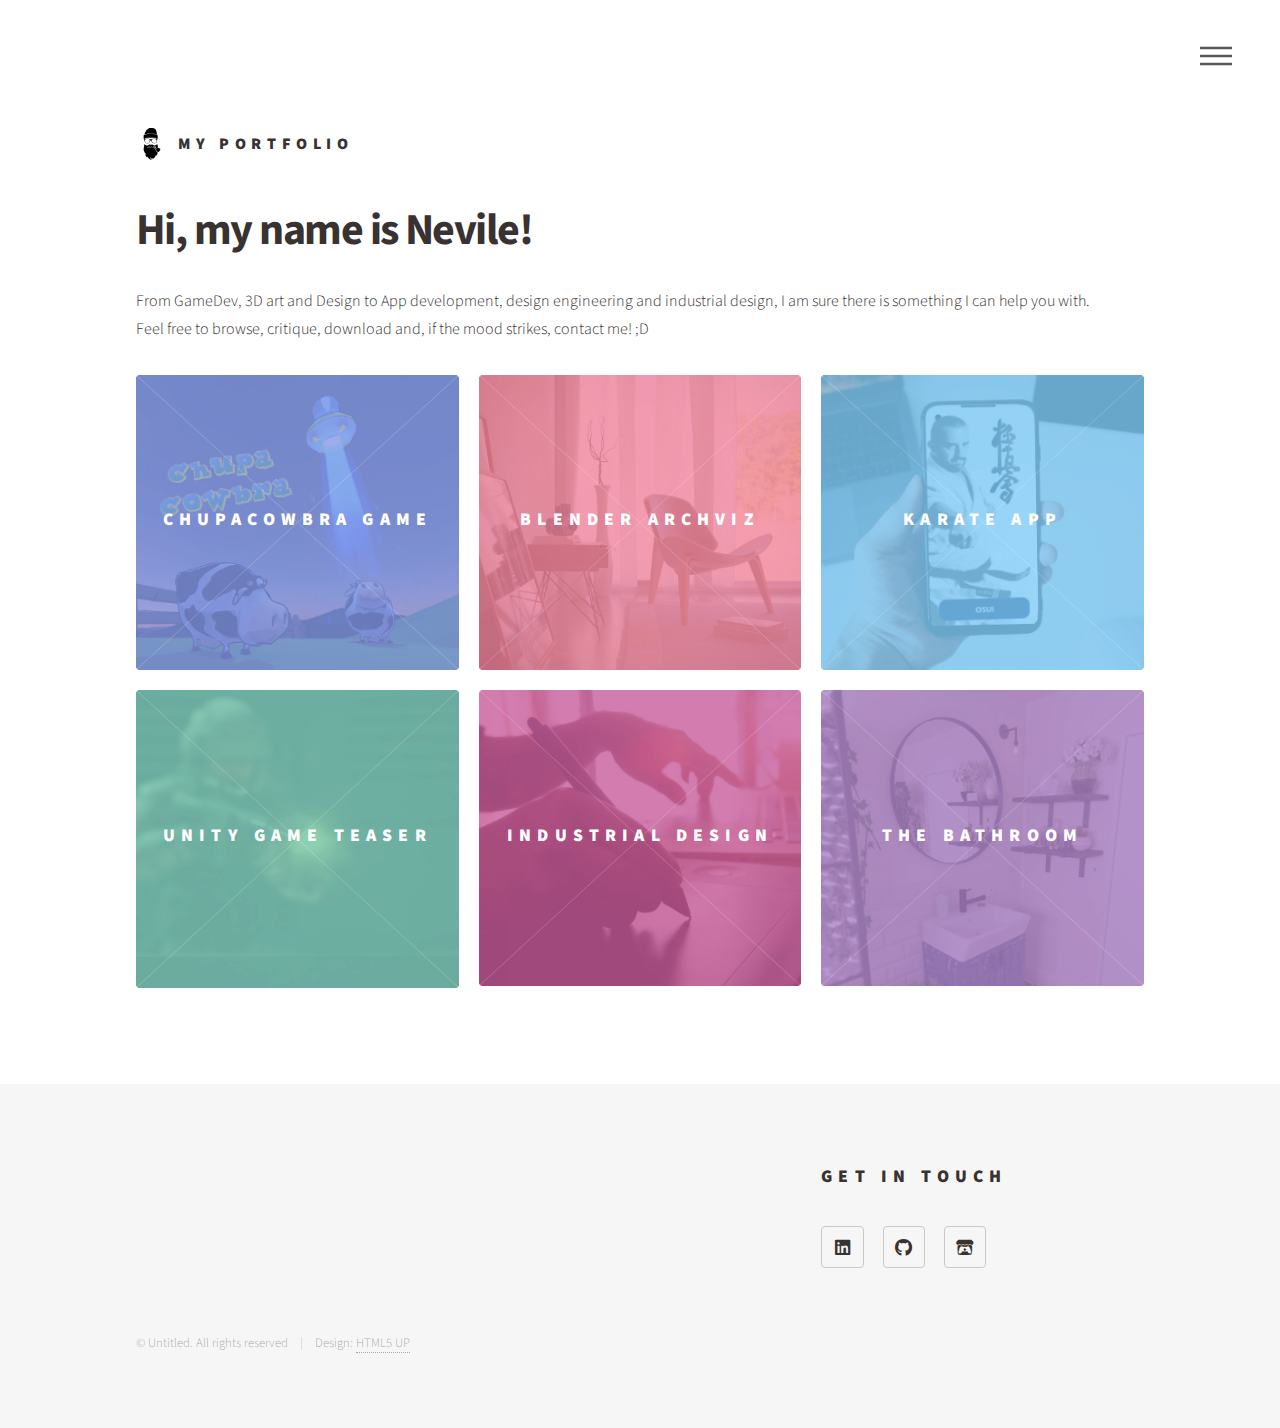
<file: index.html>
<!DOCTYPE HTML>
<!--
	Phantom by HTML5 UP
	html5up.net | @ajlkn
	Free for personal and commercial use under the CCA 3.0 license (html5up.net/license)
-->
<html>
	<head>
		<title>Portfolio Nevile Ruas</title>
		<meta charset="utf-8" />
		<meta name="viewport" content="width=device-width, initial-scale=1, user-scalable=no" />
		<link rel="stylesheet" href="assets/css/main.css" />
		<noscript><link rel="stylesheet" href="assets/css/noscript.css" /></noscript>
	</head>
	<body class="is-preload">
		<!-- Wrapper -->
			<div id="wrapper">

				<!-- Header -->
					<header id="header">
						<div class="inner">

							<!-- Logo -->
								<a href="index.html" class="logo">
									<span class="symbol"><img src="images/icon_dude.svg" alt="" /></span><span class="title">My Portfolio</span>
								</a>

							<!-- Nav -->
								<nav>
									<ul>
										<li><a href="#menu">Menu</a></li>
									</ul>
								</nav>

						</div>
					</header>

				<!-- Menu -->
					<nav id="menu">
						<h2>Menu</h2>
						<ul>
							<li><a href="index.html">Home</a></li>
							<li><a href="aboutme.html">A bit more about me</a></li>
							<li><a href="aboutwork.html">Career and expectations</a></li>
							<li><a href="contactme.html">Contact me</a></li>
							<!-- <li><a href="elements.html">Elements</a></li> -->
						</ul>
					</nav>

				<!-- Main -->
					<div id="main">
						<div class="inner">
							<header>
								<h1>Hi, my name is Nevile!</h1>
								<p>From GameDev, 3D art and Design to App development, design engineering and industrial design, I am sure there is something I can help you with.</br>Feel free to browse, critique, download and, if the mood strikes, contact me! ;D</p>
							</header>
							<section class="tiles">
								<article class="style6">
									<span class="image">
										<img src="images/pic37.jpg" alt="" />
									</span>
									<a href="chupacowbra_game.html">
										<h2>ChupaCOWbra Game</h2>
										<div class="content">
											<p>This is my first ever game! You can see and play it right here!</p>
										</div>
									</a>
								</article>
								<article class="style1">
									<span class="image">
										<img src="images/pic01.jpg" alt="" />
									</span>
									<a href="archviz_01.html">
										<h2>Blender Archviz</h2>
										<div class="content">
											<p>Archviz projects done with Blender, blenderkit and Affinity Photo.</p>
										</div>
									</a>
								</article>
								<article class="style2">
									<span class="image">
										<img src="images/pic02.jpg" alt="" />
									</span>
									<a href="02_karate_app.html">
										<h2>Karate App</h2>
										<div class="content">
											<p>Android app being developed for Kyokushin Karate pratictioners and enthusiasts.</p>
										</div>
									</a>
								</article>
								<article class="style3">
									<span class="image">
										<img src="images/pic03.jpg" alt="" />
									</span>
									<a href="03_WLS_Teaser.html">
										<h2>Unity game teaser</h2>
										<div class="content">
											<p>A Small teaser made with Unity.</p>
										</div>
									</a>
								</article>
								<article class="style4">
									<span class="image">
										<img src="images/pic36.jpg" alt="" />
									</span>
									<a href="04_Industrial_design.html">
										<h2>Industrial Design</h2>
										<div class="content">
											<p>Some of my work as Industrial Designer.</p>
										</div>
									</a>
								</article>
								<article class="style5">
									<span class="image">
										<img src="images/pic05.jpg" alt="" />
									</span>
									<a href="#">
										<h2>The Bathroom</h2>
										<div class="content">
											<p>Interactive archviz, modelled with Blender and ported to Unity.</p>
										</div>
									</a>
								</article>
								<!--<article class="style6">
									<span class="image">
										<img src="images/pic06.jpg" alt="" />
									</span>
									<a href="#">
										<h2>Shoot the fruit</h2>
										<div class="content">
											<p>Fruit ninja, but with lots of guns!</p>
										</div>
									</a>
								</article>-->
							</section>
						</div>
					</div>

				<!-- Footer -->
					<footer id="footer">
						<div class="inner">
							<section>

							</section>
							<section>
								<h2>Get in touch</h2>
								<ul class="icons">
									<li><a href="https://www.linkedin.com/in/nevileruas/" class="icon brands style2 fa-linkedin"><span class="label">LinkedIn</span></a></li>
									<li><a href="https://github.com/Nev32" class="icon brands style2 fa-github"><span class="label">GitHub</span></a></li>
									<li><a href="https://nev32.itch.io/" class="icon brands style2 fa-itch-io"><span class="label">Itch-io</span></a></li>
								</ul>
							</section>
							<ul class="copyright">
								<li>&copy; Untitled. All rights reserved</li><li>Design: <a href="http://html5up.net">HTML5 UP</a></li>
							</ul>
						</div>
					</footer>

			</div>

		<!-- Scripts -->
			<script src="assets/js/jquery.min.js"></script>
			<script src="assets/js/browser.min.js"></script>
			<script src="assets/js/breakpoints.min.js"></script>
			<script src="assets/js/util.js"></script>
			<script src="assets/js/main.js"></script>
			<script src="assets/js/slideshow.js"></script>

	</body>
</html>
</file>
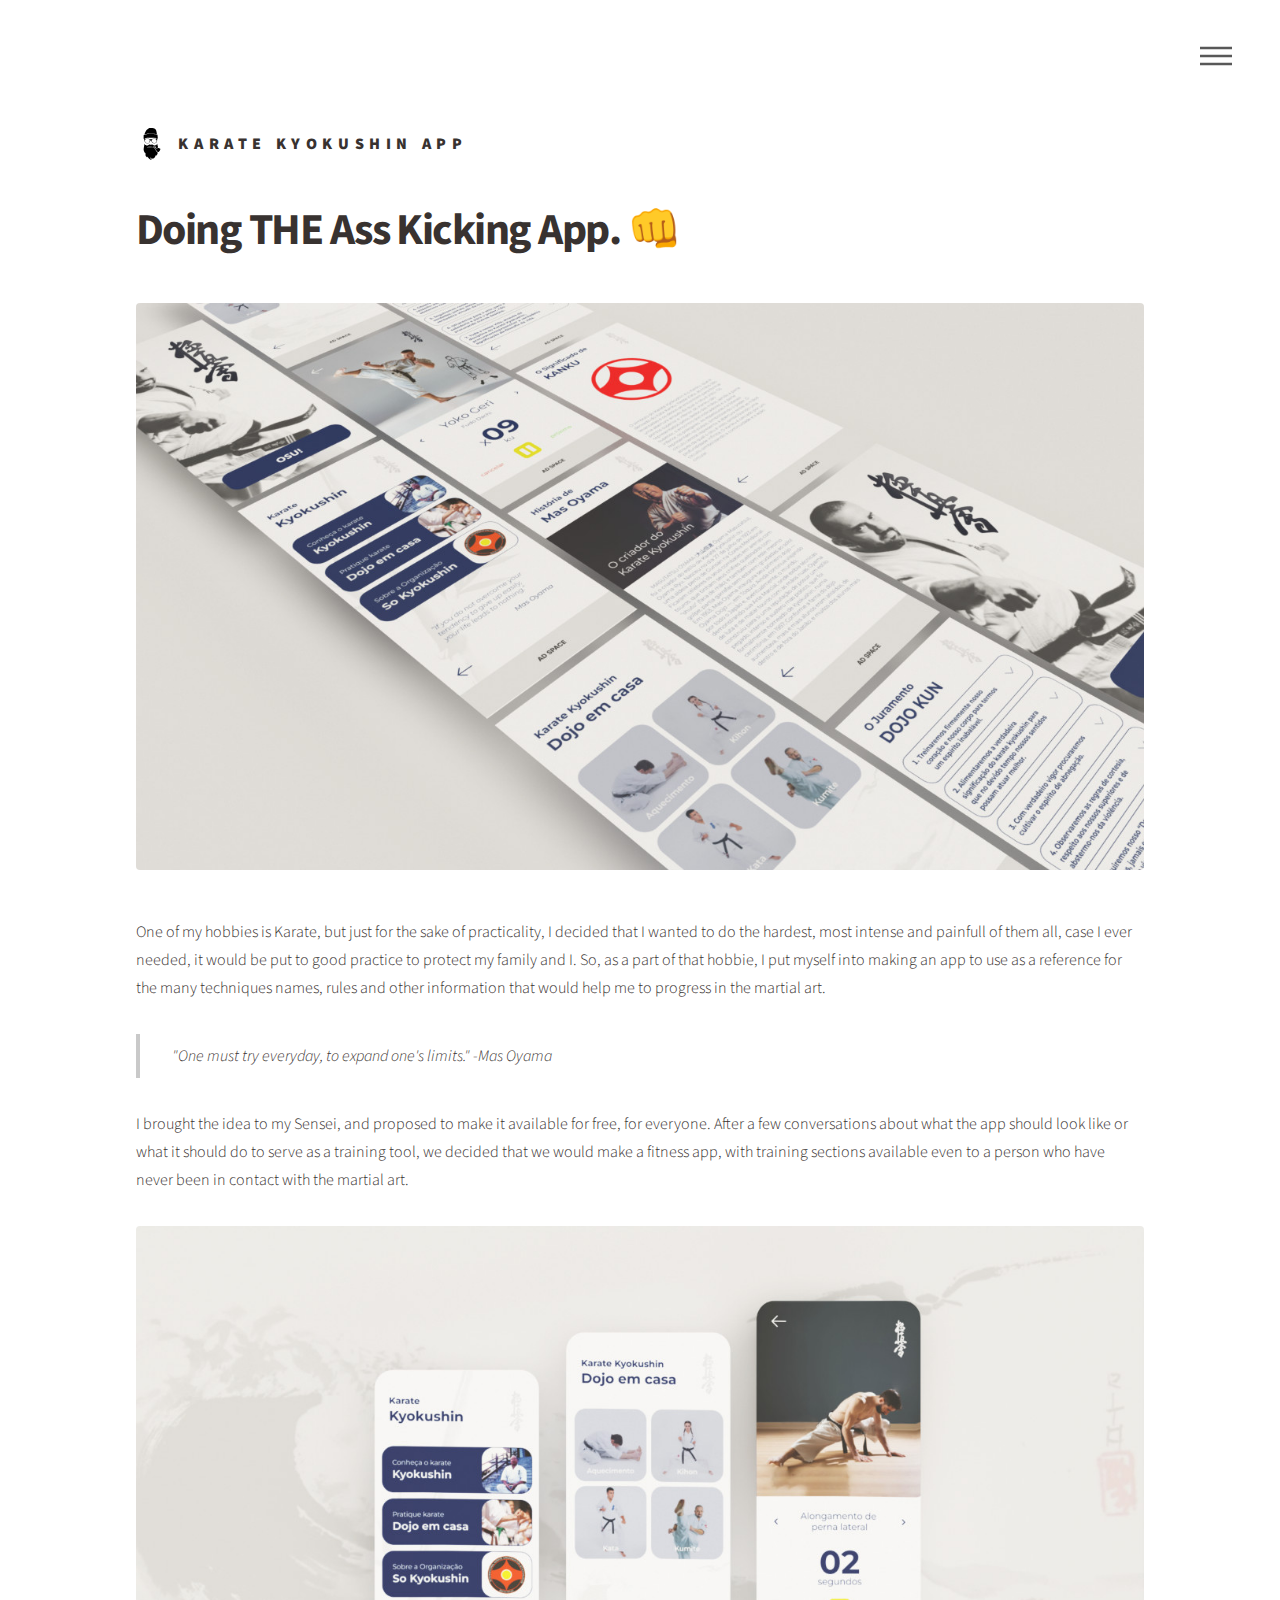
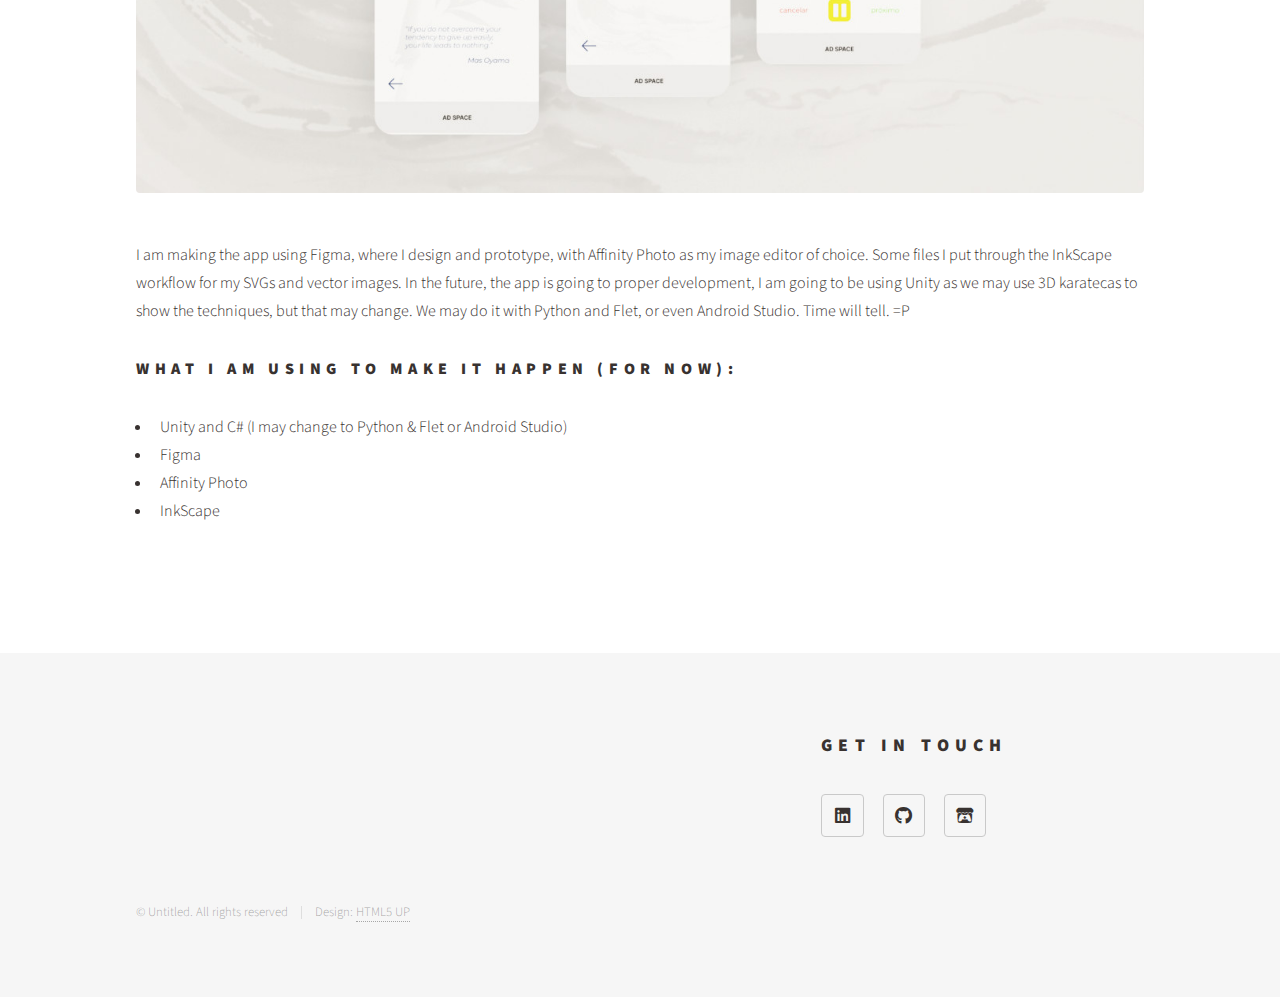
<file: 02_karate_app.html>
<!DOCTYPE HTML>
<!--
	Phantom by HTML5 UP
	html5up.net | @ajlkn
	Free for personal and commercial use under the CCA 3.0 license (html5up.net/license)
-->
<html>
	<head>
		<title>Portfolio Nevile Ruas</title>
		<meta charset="utf-8" />
		<meta name="viewport" content="width=device-width, initial-scale=1, user-scalable=no" />
		<link rel="stylesheet" href="assets/css/main.css" />
		<noscript><link rel="stylesheet" href="assets/css/noscript.css" /></noscript>
	</head>
	<body class="is-preload">
		<!-- Wrapper -->
			<div id="wrapper">

				<!-- Header -->
					<header id="header">
						<div class="inner">

							<!-- Logo -->
								<a href="index.html" class="logo">
									<span class="symbol"><img src="images/icon_dude.svg" alt="" /></span><span class="title">Karate Kyokushin App</span>
								</a>

							<!-- Nav -->
								<nav>
									<ul>
										<li><a href="#menu">Menu</a></li>
									</ul>
								</nav>

						</div>
					</header>

				<!-- Menu -->
					<nav id="menu">
						<h2>Menu</h2>
						<ul>
							<li><a href="index.html">Home</a></li>
							<li><a href="aboutme.html">A bit more about me</a></li>
							<li><a href="aboutwork.html">Career and expectations</a></li>
							<li><a href="contactme.html">Contact me</a></li>
							<!-- <li><a href="elements.html">Elements</a></li> -->
						</ul>
					</nav>

				<!-- Main -->
					<div id="main">
						<div class="inner">
							<h1>Doing THE Ass Kicking App. &#128074;</h1>
                            <span class="image main"><img src="images/pic26.jpg" alt="" /></span>
                            <p>One of my hobbies is Karate, but just for the sake of practicality, I decided that I wanted to do the hardest, most intense and painfull of them all, case I ever needed, it would be put to good practice to protect my family and I. So, as a part of that hobbie, I put myself into making an app to use as a reference for the many techniques names, rules and other information that would help me to progress in the martial art.</p>
							<blockquote>"One must try everyday, to expand one's limits." -Mas Oyama</blockquote>
                            <p>I brought the idea to my Sensei, and proposed to make it available for free, for everyone. After a few conversations about what the app should look like or what it should do to serve as a training tool, we decided that we would make a fitness app, with training sections available even to a person who have never been in contact with the martial art.</p>
                            <span class="image main"><img src="images/pic27.jpg" alt="" /></span>
							<p>I am making the app using Figma, where I design and prototype, with Affinity Photo as my image editor of choice. Some files I put through the InkScape workflow for my SVGs and vector images. In the future, the app is going to proper development, I am going to be using Unity as we may use 3D karatecas to show the techniques, but that may change. We may do it with Python and Flet, or even Android Studio. Time will tell. =P</p>
							<div class="col-6 col-12-medium">
								<h3>What I am using to make it happen (for now):</h3>
								<ul>
									<li>Unity and C# (I may change to Python & Flet or Android Studio)</li>
									<li>Figma</li>
									<li>Affinity Photo</li>
									<li>InkScape</li>
								</ul>
							</div>
						</div>
					</div>

				<!-- Footer -->
					<footer id="footer">
						<div class="inner">
							<section>
								<!-- <h2>Get in touch</h2> -->
							</section>
							<section>
								<h2>Get in touch</h2>
								<ul class="icons">
									<li><a href="https://www.linkedin.com/in/nevileruas/" class="icon brands style2 fa-linkedin"><span class="label">LinkedIn</span></a></li>
									<li><a href="https://github.com/Nev32" class="icon brands style2 fa-github"><span class="label">GitHub</span></a></li>
									<li><a href="https://nev32.itch.io/" class="icon brands style2 fa-itch-io"><span class="label">Itch-io</span></a></li>
								</ul>
							</section>
							<ul class="copyright">
								<li>&copy; Untitled. All rights reserved</li><li>Design: <a href="http://html5up.net">HTML5 UP</a></li>
							</ul>
						</div>
					</footer>

			</div>

		<!-- Scripts -->
			<script src="assets/js/jquery.min.js"></script>
			<script src="assets/js/browser.min.js"></script>
			<script src="assets/js/breakpoints.min.js"></script>
			<script src="assets/js/util.js"></script>
			<script src="assets/js/main.js"></script>
			<script src="assets/js/slideshow.js"></script>

	</body>
</html>
</file>
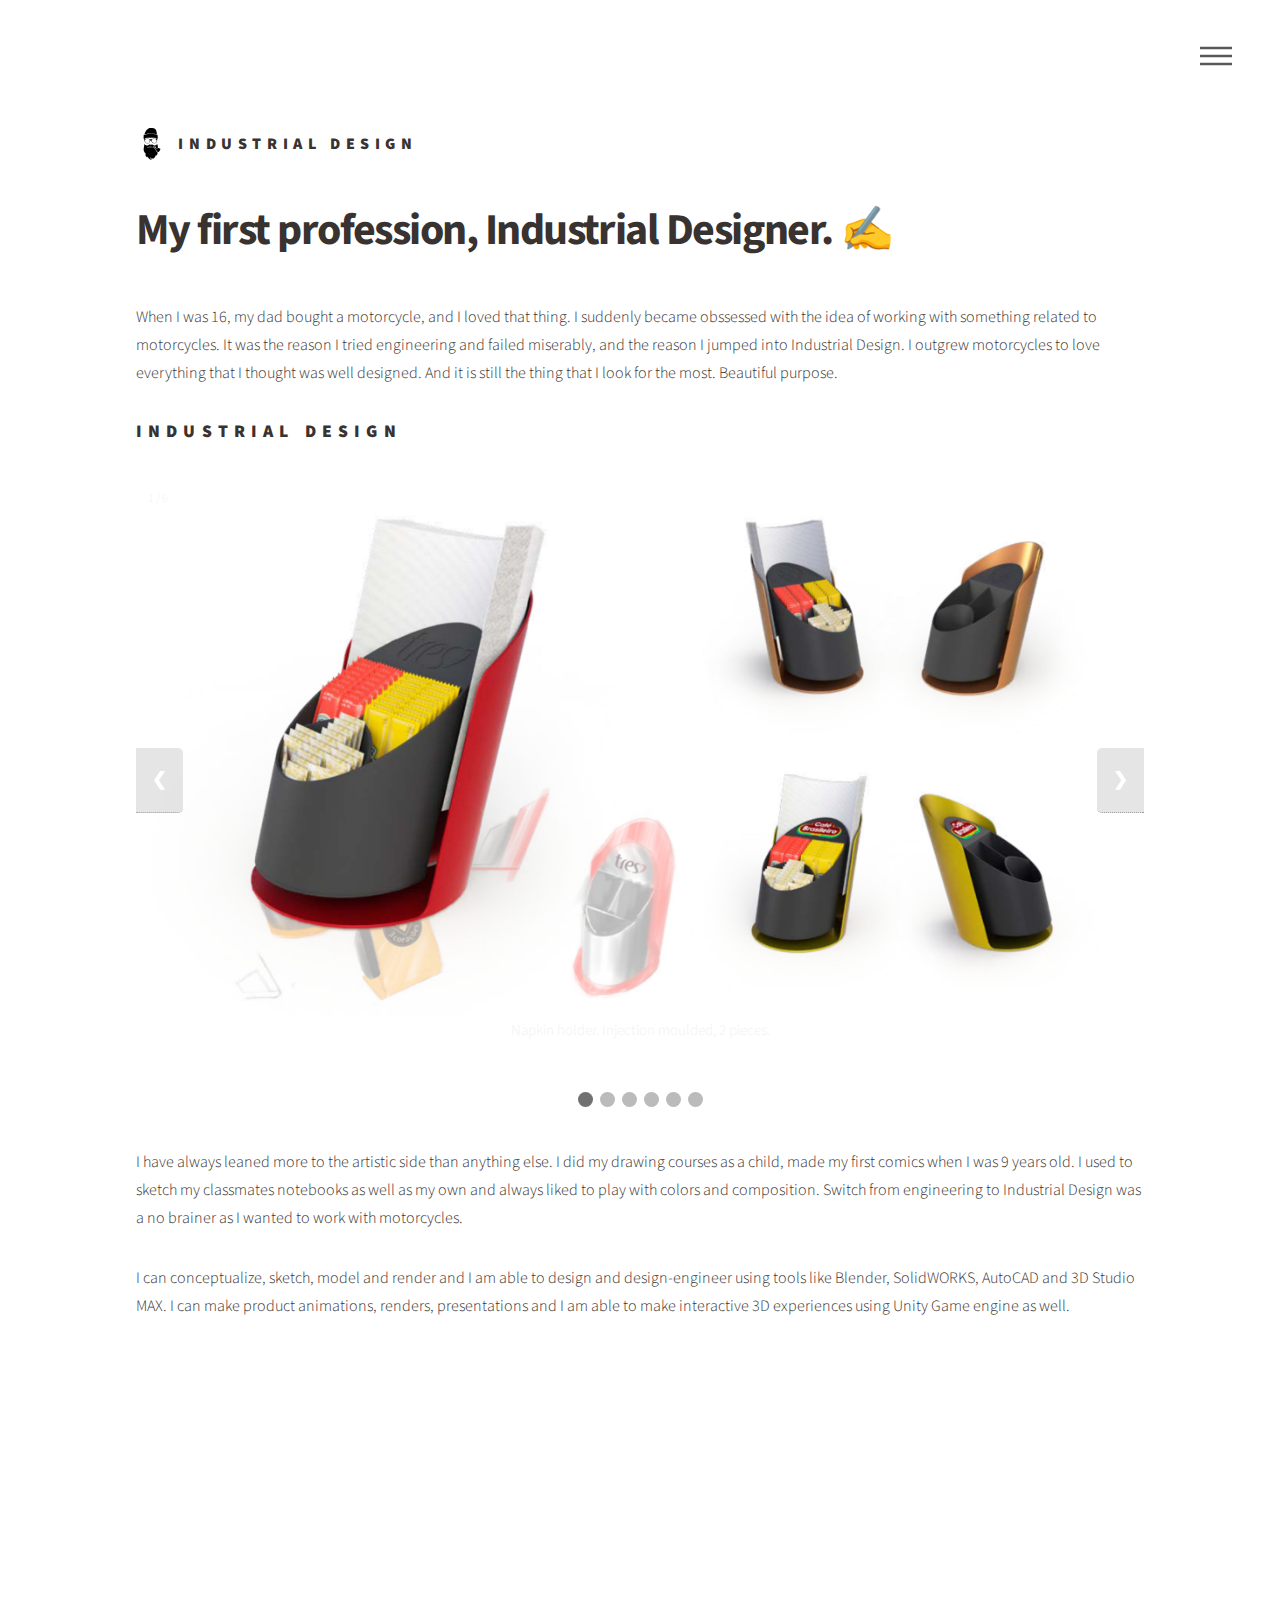
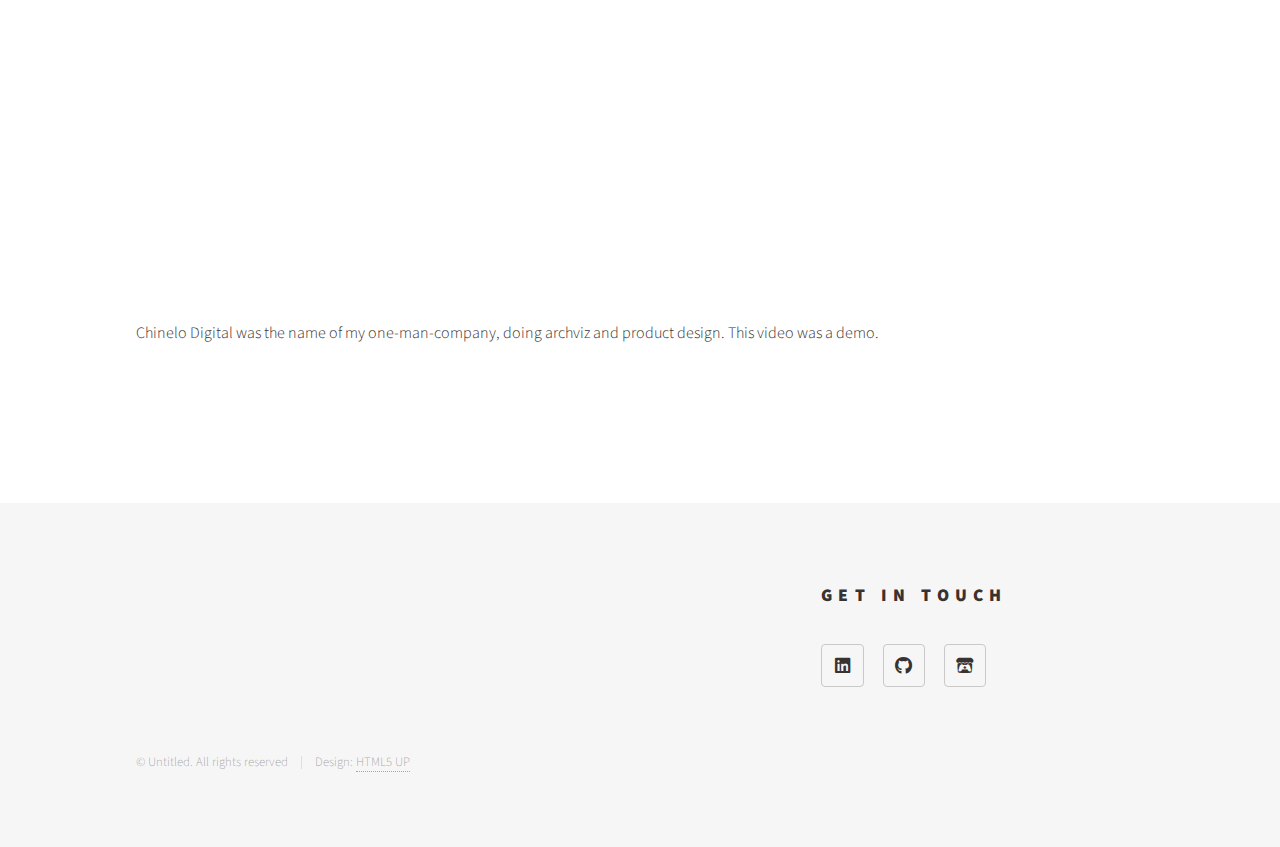
<file: 04_Industrial_design.html>
<!DOCTYPE HTML>
<!--
	Phantom by HTML5 UP
	html5up.net | @ajlkn
	Free for personal and commercial use under the CCA 3.0 license (html5up.net/license)
-->
<html>
	<head>
		<title>Portfolio Nevile Ruas</title>
		<meta charset="utf-8" />
		<meta name="viewport" content="width=device-width, initial-scale=1, user-scalable=no" />
		<link rel="stylesheet" href="assets/css/main.css" />
		<noscript><link rel="stylesheet" href="assets/css/noscript.css" /></noscript>
	</head>
	<body class="is-preload">
		<!-- Wrapper -->
			<div id="wrapper">

				<!-- Header -->
					<header id="header">
						<div class="inner">

							<!-- Logo -->
								<a href="index.html" class="logo">
									<span class="symbol"><img src="images/icon_dude.svg" alt="" /></span><span class="title">Industrial Design</span>
								</a>

							<!-- Nav -->
								<nav>
									<ul>
										<li><a href="#menu">Menu</a></li>
									</ul>
								</nav>

						</div>
					</header>

				<!-- Menu -->
					<nav id="menu">
						<h2>Menu</h2>
						<ul>
							<li><a href="index.html">Home</a></li>
							<li><a href="aboutme.html">A bit more about me</a></li>
							<li><a href="aboutwork.html">Career and expectations</a></li>
							<li><a href="contactme.html">Contact me</a></li>
							<!-- <li><a href="elements.html">Elements</a></li> -->
						</ul>
					</nav>

				<!-- Main -->
					<div id="main">
						<div class="inner">
							<h1>My first profession, Industrial Designer. &#9997;</h1>
                            <!-- <span class="image main"><img src="images/pic17.jpg" alt="Render of a minimalistic living room."></a></span> -->
                            <p>When I was 16, my dad bought a motorcycle, and I loved that thing. I suddenly became obssessed with the idea of working with something related to motorcycles. It was the reason I tried engineering and failed miserably, and the reason I jumped into Industrial Design. I outgrew motorcycles to love everything that I thought was well designed. And it is still the thing that I look for the most. Beautiful purpose.</p>
                            <h2>Industrial Design</h2>
                            <!-- Slideshow container -->
                            <div class="slideshow-container">

                                <!-- Full-width images with number and caption text -->
                                <div class="mySlides fade">
                                    <div class="numbertext">1 / 6</div>
                                    <img src="/images/pic32.jpg" style="width:100%">
                                    <div class="text">Napkin holder. Injection moulded, 2 pieces.</div>
                                </div>
  
                                <div class="mySlides fade">
                                    <div class="numbertext">2 / 6</div>
                                    <img src="/images/pic33.jpg" style="width:100%">
                                    <div class="text">Candy dispenser. Injection moulded, 2 pieces.</div>
                                    </div>
  
                                <div class="mySlides fade">
                                    <div class="numbertext">3 / 6</div>
                                    <img src="/images/pic30.jpg" style="width:100%">
                                    <div class="text">Random sketches, from design to archviz.</div>
                                </div>

                                <div class="mySlides fade">
                                    <div class="numbertext">4 / 6</div>
                                    <img src="/images/pic34.jpg" style="width:100%">
                                    <div class="text">O Boticário trash can. Injection moulded.</div>
                                </div>

                                <div class="mySlides fade">
                                    <div class="numbertext">5 / 6</div>
                                    <img src="/images/pic31.jpg" style="width:100%">
                                    <div class="text">Gondola end using recycled materials.</div>
                                </div>

                                <div class="mySlides fade">
                                    <div class="numbertext">6 / 6</div>
                                    <img src="/images/pic35.jpg" style="width:100%">
                                    <div class="text">Some POS/POP displays. Using wood, metal, plastic, and paper.</div>
                                </div>
  
                                    <!-- Next and previous buttons -->
                                    <a class="prev" onclick="plusSlides(-1)">&#10094;</a>
                                    <a class="next" onclick="plusSlides(1)">&#10095;</a>
                                </div>
                                <br>
  
                                <!-- The dots/circles -->
                                <div style="text-align:center">
                                    <span class="dot" onclick="currentSlide(1)"></span>
                                    <span class="dot" onclick="currentSlide(2)"></span>
                                    <span class="dot" onclick="currentSlide(3)"></span>
                                    <span class="dot" onclick="currentSlide(4)"></span>
                                    <span class="dot" onclick="currentSlide(5)"></span>
                                    <span class="dot" onclick="currentSlide(6)"></span>
                                </div>    
							<p></p>
                            <p>I have always leaned more to the artistic side than anything else. I did my drawing courses as a child, made my first comics when I was 9 years old. I used to sketch my classmates notebooks as well as my own and always liked to play with colors and composition. Switch from engineering to Industrial Design was a no brainer as I wanted to work with motorcycles.</p>
                            <p>I can conceptualize, sketch, model and render and I am able to design and design-engineer using tools like Blender, SolidWORKS, AutoCAD and 3D Studio MAX. I can make product animations, renders, presentations and I am able to make interactive 3D experiences using Unity Game engine as well.</P>
							<div class="iframe-container">
								<iframe width="560" height="315" src="https://www.youtube.com/embed/98k6wrbQhsc" title="YouTube video player" frameborder="0" allow="accelerometer; autoplay; clipboard-write; encrypted-media; gyroscope; picture-in-picture; web-share" allowfullscreen></iframe>
							</div>
                            <p>Chinelo Digital was the name of my one-man-company, doing archviz and product design. This video was a demo.</p>
                            </br>
						</div>
					</div>

				<!-- Footer -->
					<footer id="footer">
						<div class="inner">
							<section>
								<!-- <h2>Get in touch</h2> -->
							</section>
							<section>
								<h2>Get in touch</h2>
								<ul class="icons">
									<li><a href="https://www.linkedin.com/in/nevileruas/" class="icon brands style2 fa-linkedin"><span class="label">LinkedIn</span></a></li>
									<li><a href="https://github.com/Nev32" class="icon brands style2 fa-github"><span class="label">GitHub</span></a></li>
									<li><a href="https://nev32.itch.io/" class="icon brands style2 fa-itch-io"><span class="label">Itch-io</span></a></li>
								</ul>
							</section>
							<ul class="copyright">
								<li>&copy; Untitled. All rights reserved</li><li>Design: <a href="http://html5up.net">HTML5 UP</a></li>
							</ul>
						</div>
					</footer>

			</div>

		<!-- Scripts -->
			<script src="assets/js/jquery.min.js"></script>
			<script src="assets/js/browser.min.js"></script>
			<script src="assets/js/breakpoints.min.js"></script>
			<script src="assets/js/util.js"></script>
			<script src="assets/js/main.js"></script>
            <script src="assets/js/slideshow.js"></script>

	</body>
</html>
</file>
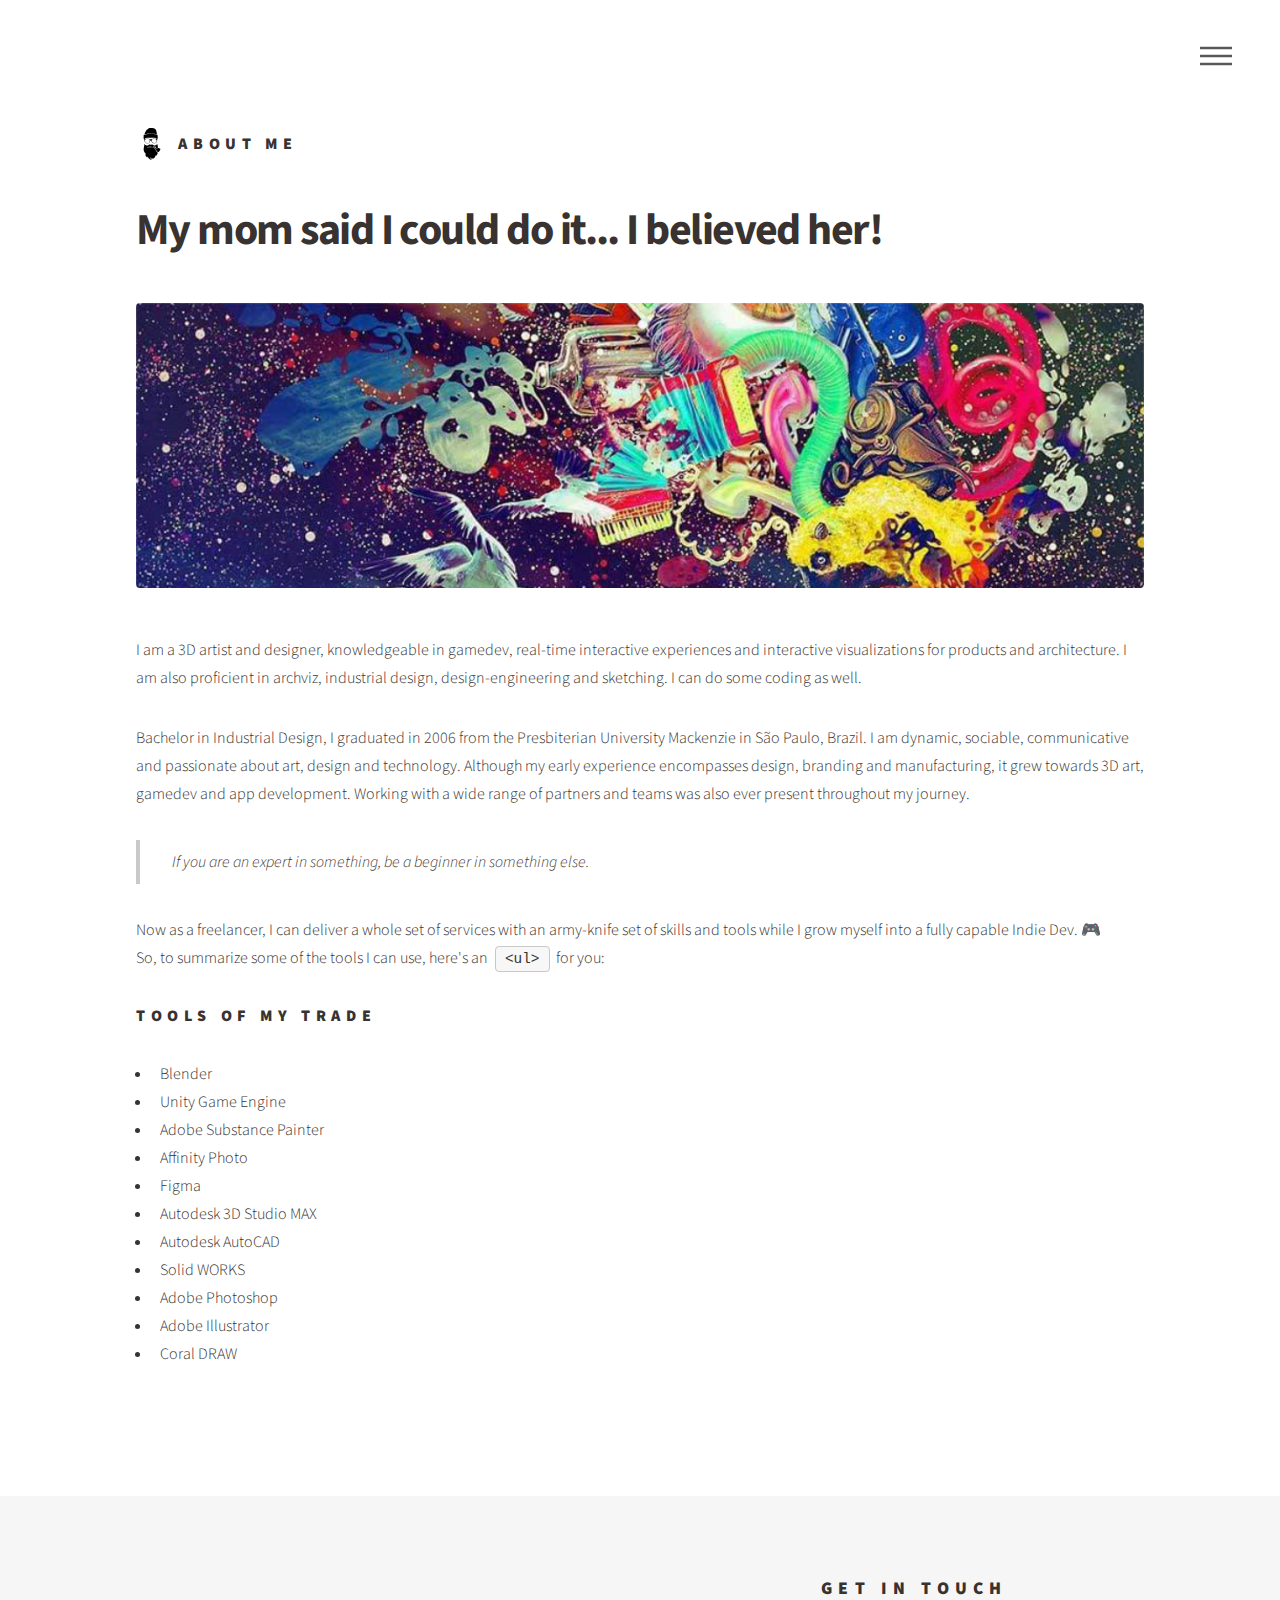
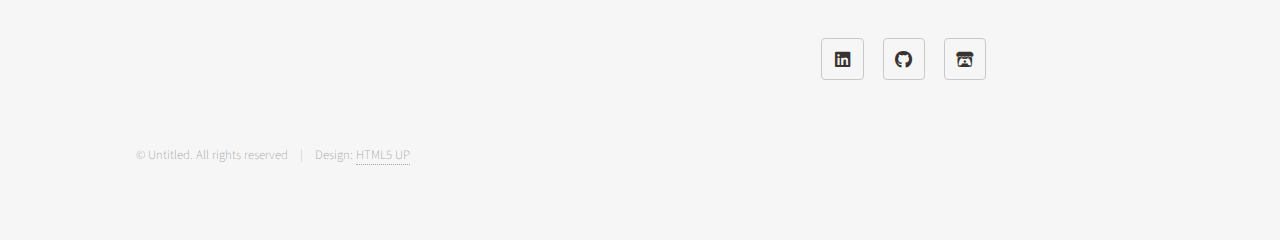
<file: aboutme.html>
<!DOCTYPE HTML>
<!--
	Phantom by HTML5 UP
	html5up.net | @ajlkn
	Free for personal and commercial use under the CCA 3.0 license (html5up.net/license)
-->
<html>
	<head>
		<title>Portfolio Nevile Ruas</title>
		<meta charset="utf-8" />
		<meta name="viewport" content="width=device-width, initial-scale=1, user-scalable=no" />
		<link rel="stylesheet" href="assets/css/main.css" />
		<noscript><link rel="stylesheet" href="assets/css/noscript.css" /></noscript>
	</head>
	<body class="is-preload">
		<!-- Wrapper -->
			<div id="wrapper">

				<!-- Header -->
					<header id="header">
						<div class="inner">

							<!-- Logo -->
								<a href="index.html" class="logo">
									<span class="symbol"><img src="images/icon_dude.svg" alt="" /></span><span class="title">About me</span>
								</a>

							<!-- Nav -->
								<nav>
									<ul>
										<li><a href="#menu">Menu</a></li>
									</ul>
								</nav>

						</div>
					</header>

				<!-- Menu -->
					<nav id="menu">
						<h2>Menu</h2>
						<ul>
							<li><a href="index.html">Home</a></li>
							<li><a href="aboutme.html">A bit more about me</a></li>
							<li><a href="aboutwork.html">Career and expectations</a></li>
							<li><a href="generic.html">Contact me</a></li>
							<!-- <li><a href="elements.html">Elements</a></li> -->
						</ul>
					</nav>

				<!-- Main -->
					<div id="main">
						<div class="inner">
							<h1>My mom said I could do it... I believed her!</h1>
							<span class="image main"><img src="images/pic13.jpg" alt="" /></span>
                            <p>I am a 3D artist and designer, knowledgeable in gamedev, real-time interactive experiences and interactive visualizations for products and architecture.
                                I am also proficient in archviz, industrial design, design-engineering and sketching. I can do some coding as well.</p>
							<p>Bachelor in Industrial Design, I graduated in 2006 from the Presbiterian University Mackenzie in São Paulo, Brazil. I am dynamic, sociable, 
                                communicative and passionate about art, design and technology. Although my early experience encompasses design, branding and 
                                manufacturing, it grew towards 3D art, gamedev and app development. Working with a wide range of partners and teams was also 
                                ever present throughout my journey.</p>
								<blockquote>If you are an expert in something, be a beginner in something else.</blockquote>
							<p>Now as a freelancer, I can deliver a whole set of services with an army-knife set of skills and tools while I grow myself into a fully capable Indie Dev. &#127918; </br>So, to summarize some of the tools I can use, here's an <code>&lt;ul&gt;</code> for you:</p>
							<div class="col-6 col-12-medium">
								<h3>Tools of my trade</h3>
								<ul>
									<li>Blender</li>
									<li>Unity Game Engine</li>
									<li>Adobe Substance Painter</li>
									<li>Affinity Photo</li>
									<li>Figma</li>
									<li>Autodesk 3D Studio MAX</li>
									<li>Autodesk AutoCAD</li>
									<li>Solid WORKS</li>
									<li>Adobe Photoshop</li>
									<li>Adobe Illustrator</li>
									<li>Coral DRAW</li>
								</ul>
							</div>
						</div>
					</div>

				<!-- Footer -->
					<footer id="footer">
						<div class="inner">
							<section>
								<!-- <h2>Get in touch</h2> -->
							</section>
							<section>
								<h2>Get in touch</h2>
								<ul class="icons">
									<li><a href="https://www.linkedin.com/in/nevileruas/" class="icon brands style2 fa-linkedin"><span class="label">LinkedIn</span></a></li>
									<li><a href="https://github.com/Nev32" class="icon brands style2 fa-github"><span class="label">GitHub</span></a></li>
									<li><a href="https://nev32.itch.io/" class="icon brands style2 fa-itch-io"><span class="label">Itch-io</span></a></li>
								</ul>
							</section>
							<ul class="copyright">
								<li>&copy; Untitled. All rights reserved</li><li>Design: <a href="http://html5up.net">HTML5 UP</a></li>
							</ul>
						</div>
					</footer>

			</div>

		<!-- Scripts -->
			<script src="assets/js/jquery.min.js"></script>
			<script src="assets/js/browser.min.js"></script>
			<script src="assets/js/breakpoints.min.js"></script>
			<script src="assets/js/util.js"></script>
			<script src="assets/js/main.js"></script>
			<script src="assets/js/slideshow.js"></script>

	</body>
</html>
</file>
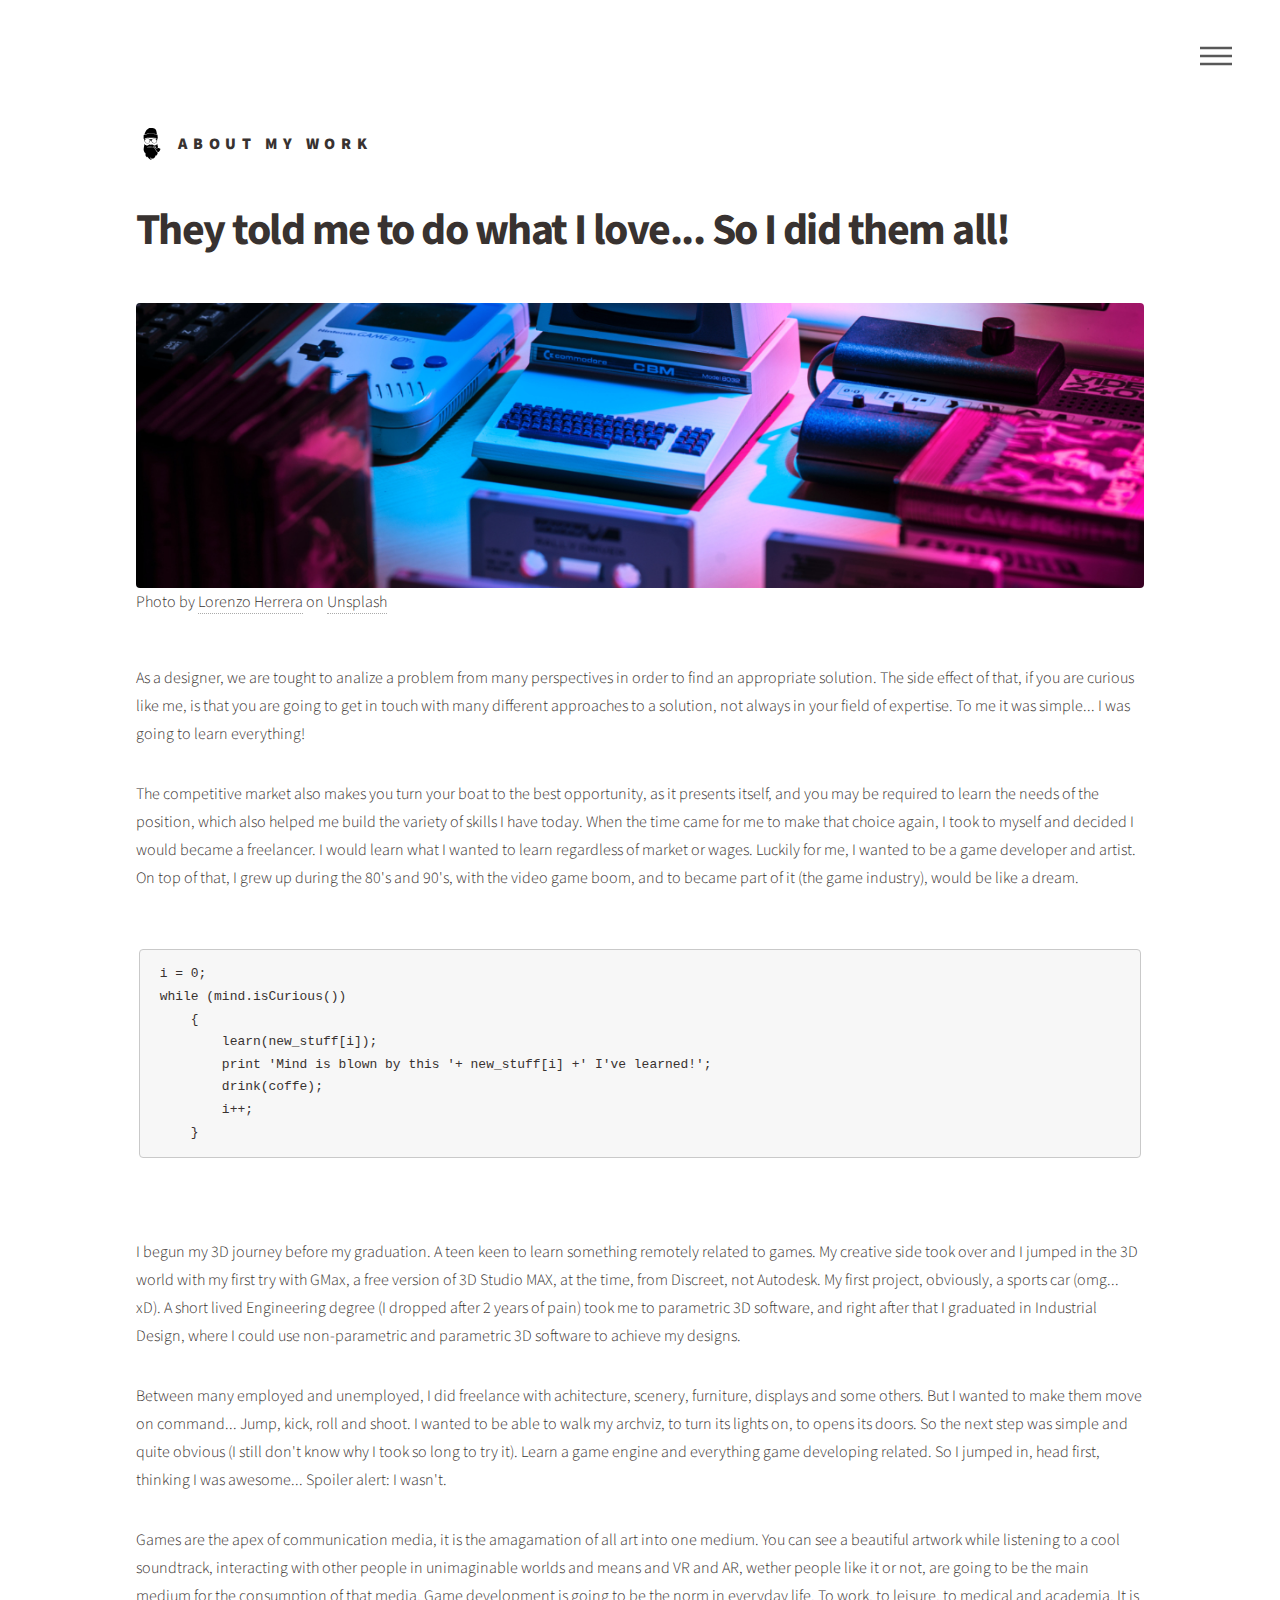
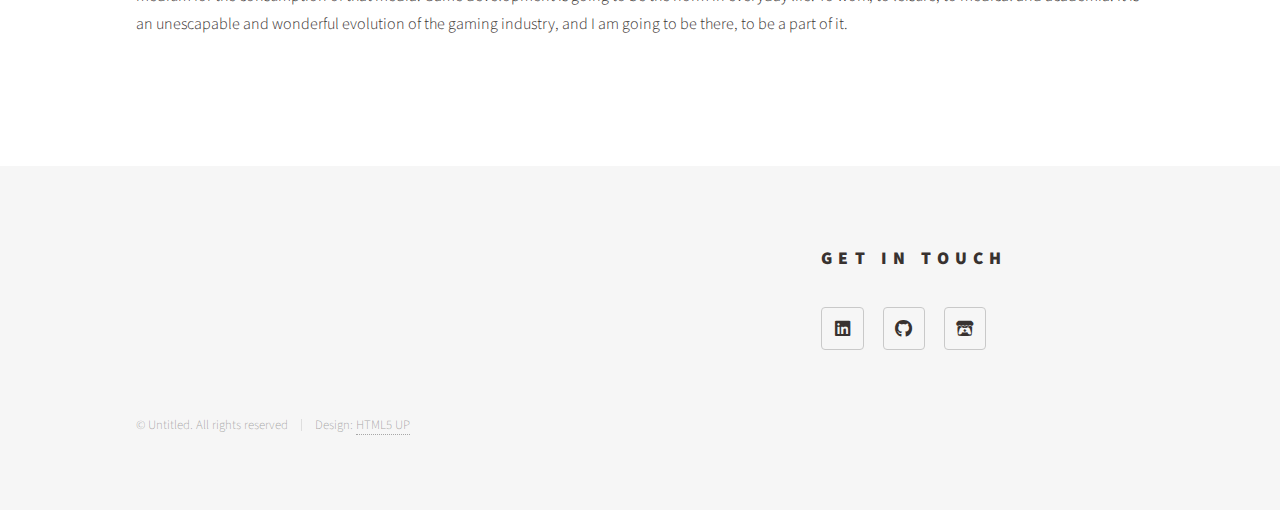
<file: aboutwork.html>
<!DOCTYPE HTML>
<!--
	Phantom by HTML5 UP
	html5up.net | @ajlkn
	Free for personal and commercial use under the CCA 3.0 license (html5up.net/license)
-->
<html>
	<head>
		<title>Portfolio Nevile Ruas</title>
		<meta charset="utf-8" />
		<meta name="viewport" content="width=device-width, initial-scale=1, user-scalable=no" />
		<link rel="stylesheet" href="assets/css/main.css" />
		<noscript><link rel="stylesheet" href="assets/css/noscript.css" /></noscript>
	</head>
	<body class="is-preload">
		<!-- Wrapper -->
			<div id="wrapper">

				<!-- Header -->
					<header id="header">
						<div class="inner">

							<!-- Logo -->
								<a href="index.html" class="logo">
									<span class="symbol"><img src="images/icon_dude.svg" alt="" /></span><span class="title">About my work</span>
								</a>

							<!-- Nav -->
								<nav>
									<ul>
										<li><a href="#menu">Menu</a></li>
									</ul>
								</nav>

						</div>
					</header>

				<!-- Menu -->
					<nav id="menu">
						<h2>Menu</h2>
						<ul>
							<li><a href="index.html">Home</a></li>
							<li><a href="aboutme.html">A bit more about me</a></li>
							<li><a href="aboutwork.html">Career and expectations</a></li>
							<li><a href="contactme.html">Contact me</a></li>
							<!-- <li><a href="elements.html">Elements</a></li> -->
						</ul>
					</nav>

				<!-- Main -->
					<div id="main">
						<div class="inner">
							<h1>They told me to do what I love... So I did them all!</h1>
							<span class="image main"><img src="images/pic16.jpg" alt="Photo by Lorenzo Herrera on Unsplash">Photo by <a href="https://unsplash.com/@lorenzoherrera?utm_source=unsplash&utm_medium=referral&utm_content=creditCopyText">Lorenzo Herrera</a> on <a href="https://unsplash.com/wallpapers/desktop/computer?utm_source=unsplash&utm_medium=referral&utm_content=creditCopyText">Unsplash</a></span>
                            <p>As a designer, we are tought to analize a problem from many perspectives in order to find an appropriate solution. The side effect of that, if you are curious like me, is that you are going to get in touch with many different approaches to a solution, not always in your field of expertise. To me it was simple... I was going to learn everything!</p>
							<p>The competitive market also makes you turn your boat to the best opportunity, as it presents itself, and you may be required to learn the needs of the position, which also helped me build the variety of skills I have today. When the time came for me to make that choice again, I took to myself and decided I would became a freelancer. I would learn what I wanted to learn regardless of market or wages. Luckily for me, I wanted to be a game developer and artist. On top of that, I grew up during the 80's and 90's, with the video game boom, and to became part of it (the game industry), would be like a dream.</p>
							<pre>
                                <code>i = 0;
while (mind.isCurious()) 
    {
        learn(new_stuff[i]);
        print 'Mind is blown by this '+ new_stuff[i] +' I've learned!';
        drink(coffe);
        i++;
    }</code>
                            </pre>
                            <p>I begun my 3D journey before my graduation. A teen keen to learn something remotely related to games. My creative side took over and I jumped in the 3D world with my first try with GMax, a free version of 3D Studio MAX, at the time, from Discreet, not Autodesk. My first project, obviously, a sports car (omg... xD). A short lived Engineering degree (I dropped after 2 years of pain) took me to parametric 3D software, and right after that I graduated in Industrial Design, where I could use non-parametric and parametric 3D software to achieve my designs.</p>
                            <P>Between many employed and unemployed, I did freelance with achitecture, scenery, furniture, displays and some others. But I wanted to make them move on command... Jump, kick, roll and shoot. I wanted to be able to walk my archviz, to turn its lights on, to opens its doors. So the next step was simple and quite obvious (I still don't know why I took so long to try it). Learn a game engine and everything game developing related. So I jumped in, head first, thinking I was awesome... Spoiler alert: I wasn't.</P>
                            <p>Games are the apex of communication media, it is the amagamation of all art into one medium. You can see a beautiful artwork while listening to a cool soundtrack, interacting with other people in unimaginable worlds and means and VR and AR, wether people like it or not, are going to be the main medium for the consumption of that media. Game development is going to be the norm in everyday life. To work, to leisure, to medical and academia. It is an unescapable and wonderful evolution of the gaming industry, and I am going to be there, to be a part of it.</br>
                        </div>
					</div>

				<!-- Footer -->
					<footer id="footer">
						<div class="inner">
							<section>
								<!-- <h2>Get in touch</h2> -->
							</section>
							<section>
								<h2>Get in touch</h2>
								<ul class="icons">
									<li><a href="https://www.linkedin.com/in/nevileruas/" class="icon brands style2 fa-linkedin"><span class="label">LinkedIn</span></a></li>
									<li><a href="https://github.com/Nev32" class="icon brands style2 fa-github"><span class="label">GitHub</span></a></li>
									<li><a href="https://nev32.itch.io/" class="icon brands style2 fa-itch-io"><span class="label">Itch-io</span></a></li>
								</ul>
							</section>
							<ul class="copyright">
								<li>&copy; Untitled. All rights reserved</li><li>Design: <a href="http://html5up.net">HTML5 UP</a></li>
							</ul>
						</div>
					</footer>

			</div>

		<!-- Scripts -->
			<script src="assets/js/jquery.min.js"></script>
			<script src="assets/js/browser.min.js"></script>
			<script src="assets/js/breakpoints.min.js"></script>
			<script src="assets/js/util.js"></script>
			<script src="assets/js/main.js"></script>
			<script src="assets/js/slideshow.js"></script>

	</body>
</html>
</file>
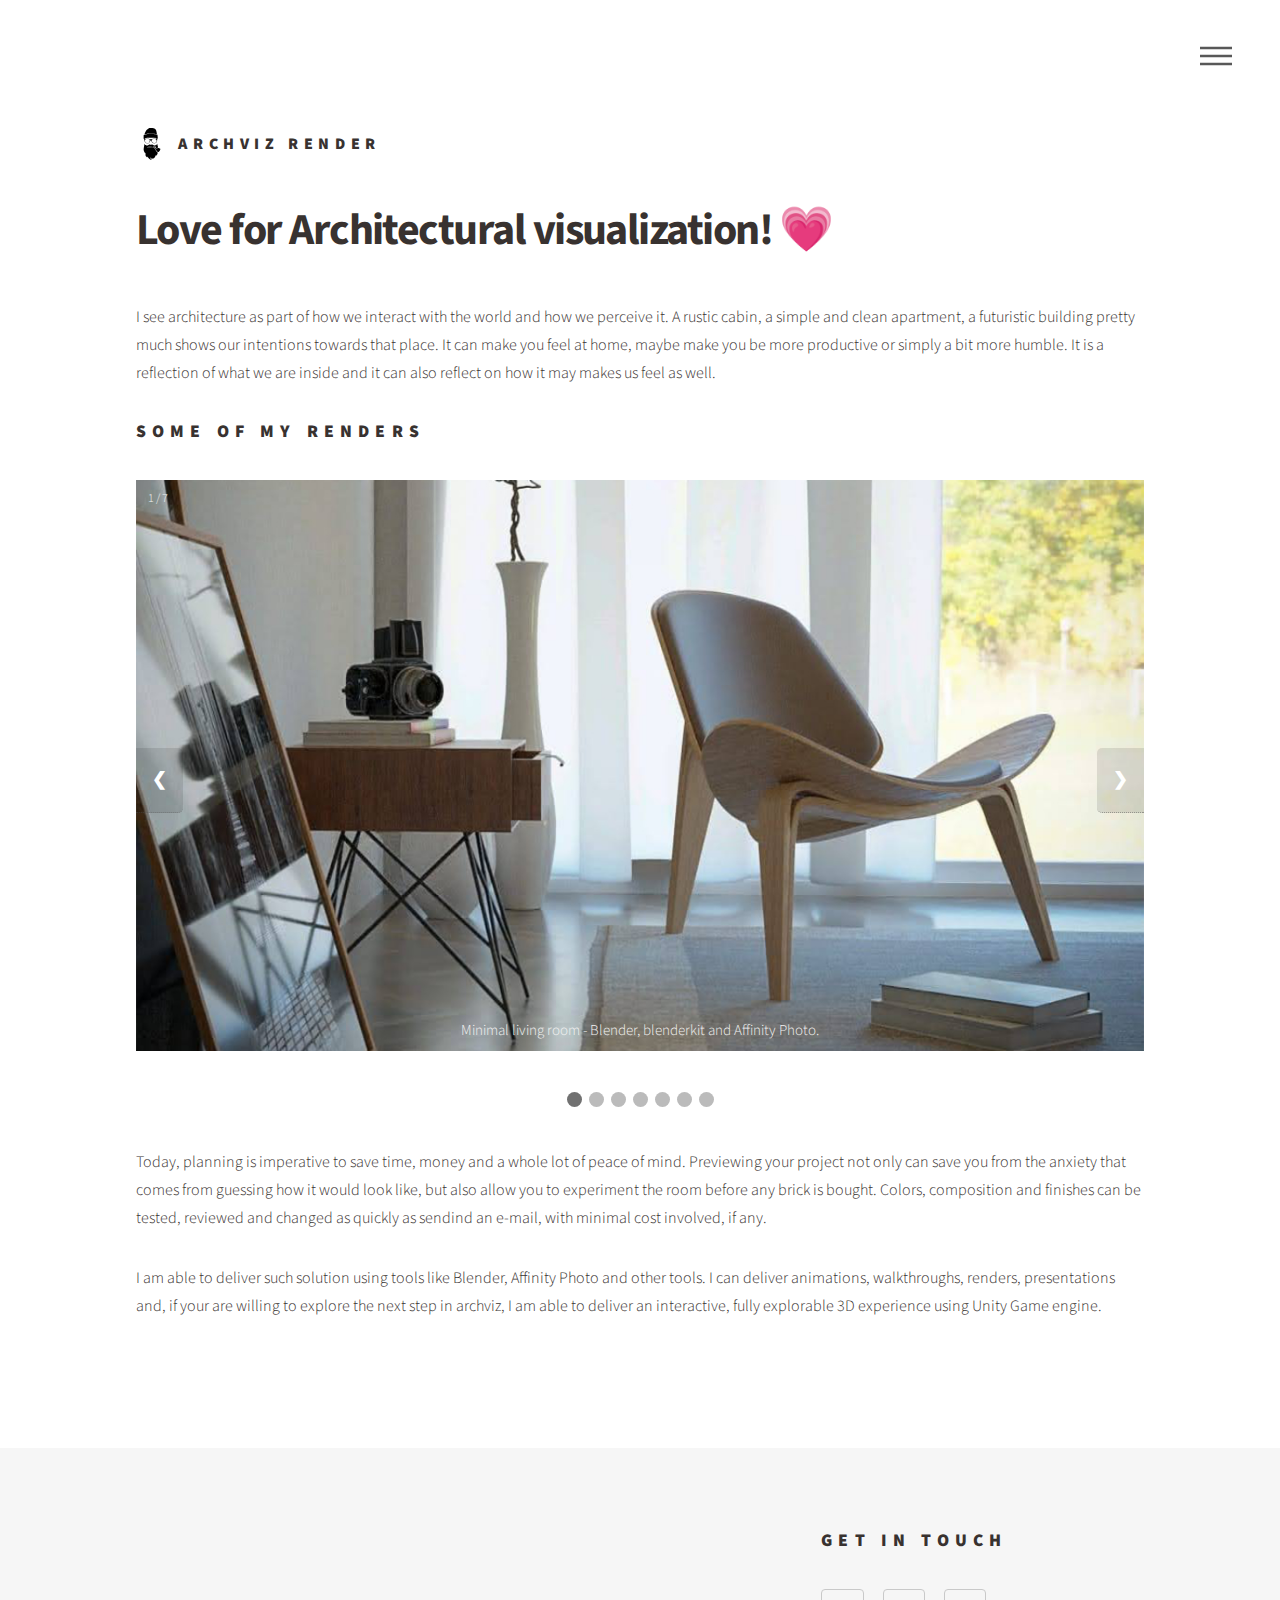
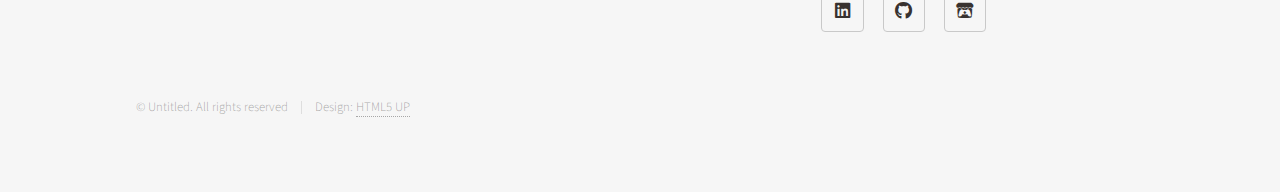
<file: archviz_01.html>
<!DOCTYPE HTML>
<!--
	Phantom by HTML5 UP
	html5up.net | @ajlkn
	Free for personal and commercial use under the CCA 3.0 license (html5up.net/license)
-->
<html>
	<head>
		<title>Portfolio Nevile Ruas</title>
		<meta charset="utf-8" />
		<meta name="viewport" content="width=device-width, initial-scale=1, user-scalable=no" />
		<link rel="stylesheet" href="assets/css/main.css" />
		<noscript><link rel="stylesheet" href="assets/css/noscript.css" /></noscript>
	</head>
	<body class="is-preload">
		<!-- Wrapper -->
			<div id="wrapper">

				<!-- Header -->
					<header id="header">
						<div class="inner">

							<!-- Logo -->
								<a href="index.html" class="logo">
									<span class="symbol"><img src="images/icon_dude.svg" alt="" /></span><span class="title">Archviz Render</span>
								</a>

							<!-- Nav -->
								<nav>
									<ul>
										<li><a href="#menu">Menu</a></li>
									</ul>
								</nav>

						</div>
					</header>

				<!-- Menu -->
					<nav id="menu">
						<h2>Menu</h2>
						<ul>
							<li><a href="index.html">Home</a></li>
							<li><a href="aboutme.html">A bit more about me</a></li>
							<li><a href="aboutwork.html">Career and expectations</a></li>
							<li><a href="contactme.html">Contact me</a></li>
							<!-- <li><a href="elements.html">Elements</a></li> -->
						</ul>
					</nav>

				<!-- Main -->
					<div id="main">
						<div class="inner">
							<h1>Love for Architectural visualization! &#128151;</h1>
                            <p>I see architecture as part of how we interact with the world and how we perceive it. A rustic cabin, a simple and clean apartment, a futuristic building pretty much shows our intentions towards that place. It can make you feel at home, maybe make you be more productive or simply a bit more humble. It is a reflection of what we are inside and it can also reflect on how it may makes us feel as well.</p>
							
                            <!-- <span class="image main"><img src="images/pic17.jpg" alt="Render of a minimalistic living room."></a></span> -->
                            <h2>Some of my renders</h2>
                            <!-- Slideshow container -->
                            <div class="slideshow-container">

                                <!-- Full-width images with number and caption text -->
                                <div class="mySlides fade">
                                    <div class="numbertext">1 / 7</div>
                                    <img src="/images/pic18.jpg" style="width:100%">
                                    <div class="text">Minimal living room - Blender, blenderkit and Affinity Photo.</div>
                                </div>
  
                                <div class="mySlides fade">
                                    <div class="numbertext">2 / 7</div>
                                    <img src="/images/pic19.jpg" style="width:100%">
                                    <div class="text">Modern Home Office - Blender, blenderkit and Affinity Photo.</div>
                                    </div>
  
                                <div class="mySlides fade">
                                    <div class="numbertext">3 / 7</div>
                                    <img src="/images/pic20.jpg" style="width:100%">
                                    <div class="text">Office - Blender, blenderkit and Affinity Photo.</div>
                                </div>

                                <div class="mySlides fade">
                                    <div class="numbertext">4 / 7</div>
                                    <img src="/images/pic21.jpg" style="width:100%">
                                    <div class="text">Reception - 3DStudio Max and Photoshop.</div>
                                </div>

                                <div class="mySlides fade">
                                    <div class="numbertext">5 / 7</div>
                                    <img src="/images/pic22.jpg" style="width:100%">
                                    <div class="text">Rustic Style living room - Blender, blenderkit and Affinity Photo.</div>
                                </div>

                                <div class="mySlides fade">
                                    <div class="numbertext">6 / 7</div>
                                    <img src="/images/pic23.jpg" style="width:100%">
                                    <div class="text">B&B Bedroom - Blender and Unity.</div>
                                </div>

                                <div class="mySlides fade">
                                    <div class="numbertext">7 / 7</div>
                                    <img src="/images/pic24.jpg" style="width:100%">
                                    <div class="text">Office - 3DStudio Max and Photoshop.</div>
                                </div>
  
                                    <!-- Next and previous buttons -->
                                    <a class="prev" onclick="plusSlides(-1)">&#10094;</a>
                                    <a class="next" onclick="plusSlides(1)">&#10095;</a>
                                </div>
                                <br>
  
                                <!-- The dots/circles -->
                                <div style="text-align:center">
                                    <span class="dot" onclick="currentSlide(1)"></span>
                                    <span class="dot" onclick="currentSlide(2)"></span>
                                    <span class="dot" onclick="currentSlide(3)"></span>
                                    <span class="dot" onclick="currentSlide(4)"></span>
                                    <span class="dot" onclick="currentSlide(5)"></span>
                                    <span class="dot" onclick="currentSlide(6)"></span>
                                    <span class="dot" onclick="currentSlide(7)"></span>
                                </div>    
							<p></p>
                            <p>Today, planning is imperative to save time, money and a whole lot of peace of mind. Previewing your project not only can save you from the anxiety that comes from guessing how it would look like, but also allow you to experiment the room before any brick is bought. Colors, composition and finishes can be tested, reviewed and changed as quickly as sendind an e-mail, with minimal cost involved, if any.</p>
                            <p>I am able to deliver such solution using tools like Blender, Affinity Photo and other tools. I can deliver animations, walkthroughs, renders, presentations and, if your are willing to explore the next step in archviz, I am able to deliver an interactive, fully explorable 3D experience using Unity Game engine.</P>
						</div>
					</div>

				<!-- Footer -->
					<footer id="footer">
						<div class="inner">
							<section>
								<!-- <h2>Get in touch</h2> -->
							</section>
							<section>
								<h2>Get in touch</h2>
								<ul class="icons">
									<li><a href="https://www.linkedin.com/in/nevileruas/" class="icon brands style2 fa-linkedin"><span class="label">LinkedIn</span></a></li>
									<li><a href="https://github.com/Nev32" class="icon brands style2 fa-github"><span class="label">GitHub</span></a></li>
									<li><a href="https://nev32.itch.io/" class="icon brands style2 fa-itch-io"><span class="label">Itch-io</span></a></li>
								</ul>
							</section>
							<ul class="copyright">
								<li>&copy; Untitled. All rights reserved</li><li>Design: <a href="http://html5up.net">HTML5 UP</a></li>
							</ul>
						</div>
					</footer>

			</div>

		<!-- Scripts -->
			<script src="assets/js/jquery.min.js"></script>
			<script src="assets/js/browser.min.js"></script>
			<script src="assets/js/breakpoints.min.js"></script>
			<script src="assets/js/util.js"></script>
			<script src="assets/js/main.js"></script>
            <script src="assets/js/slideshow.js"></script>

	</body>
</html>
</file>
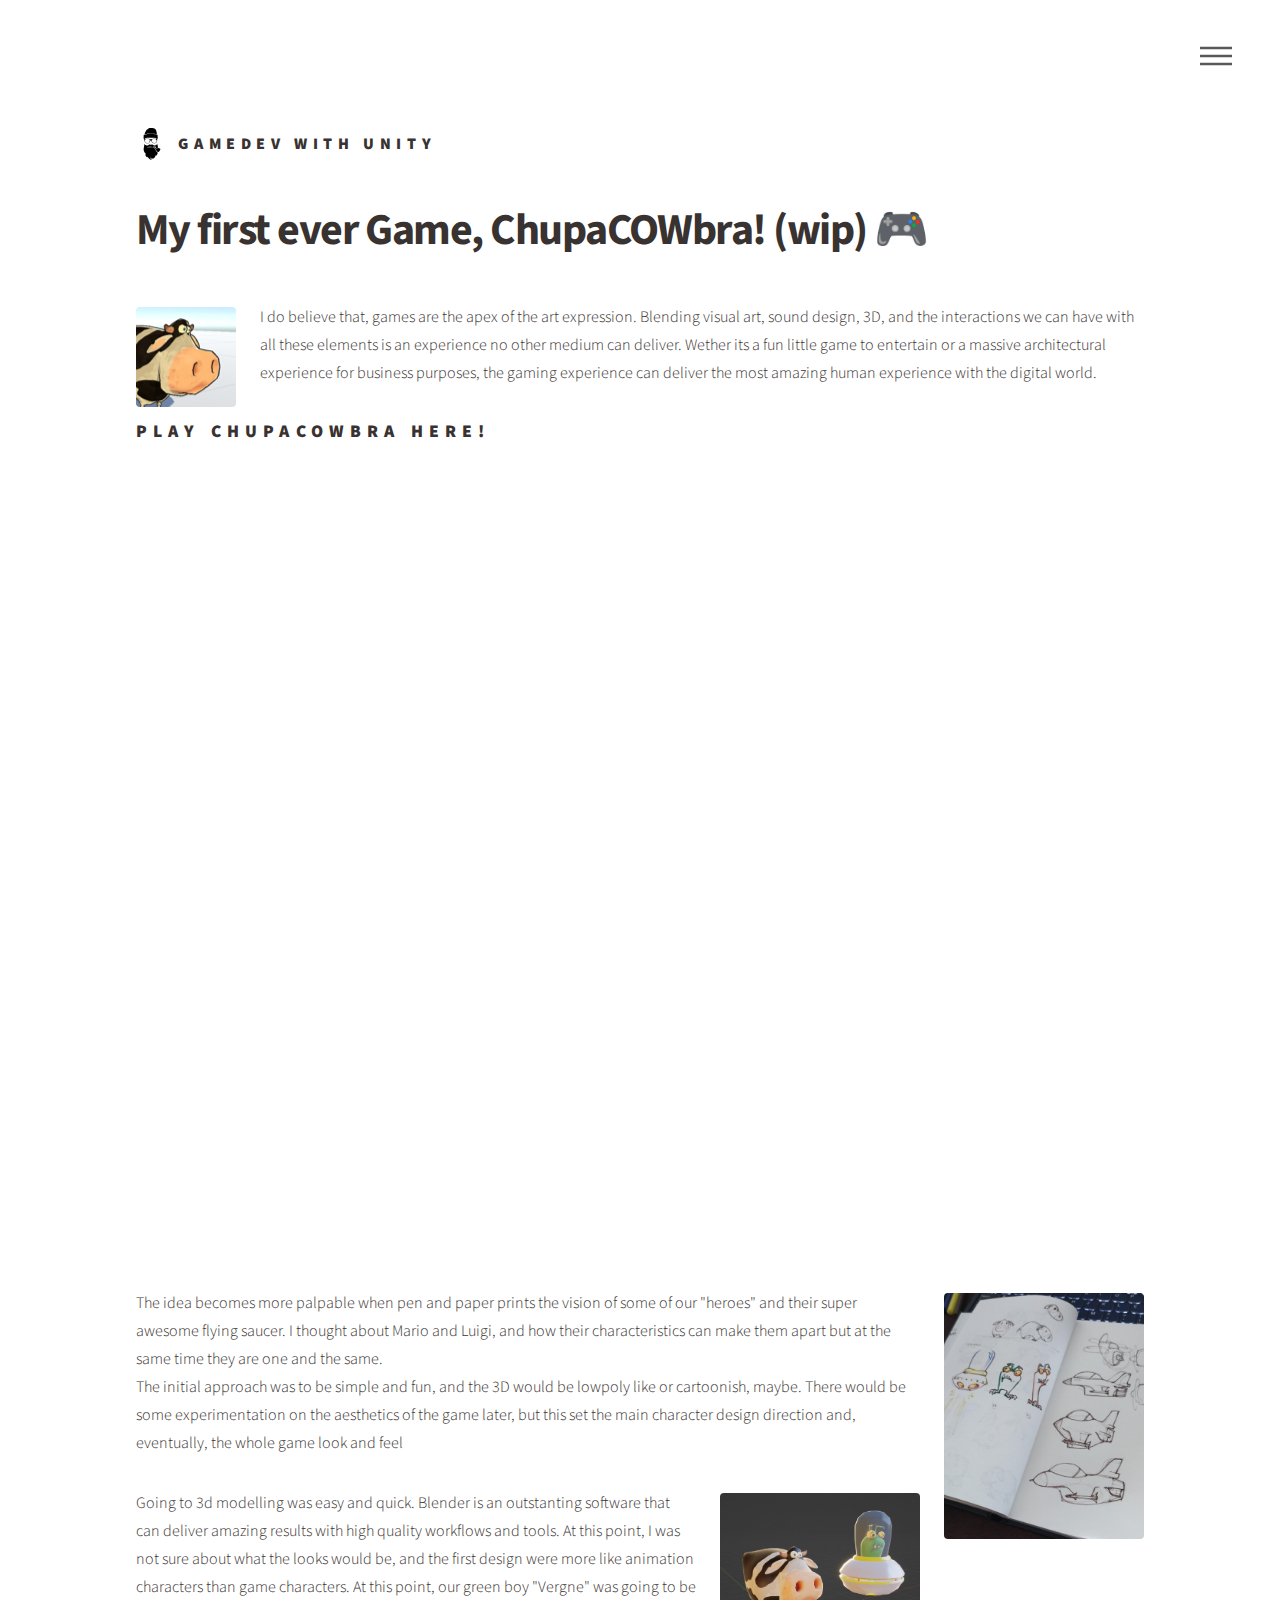
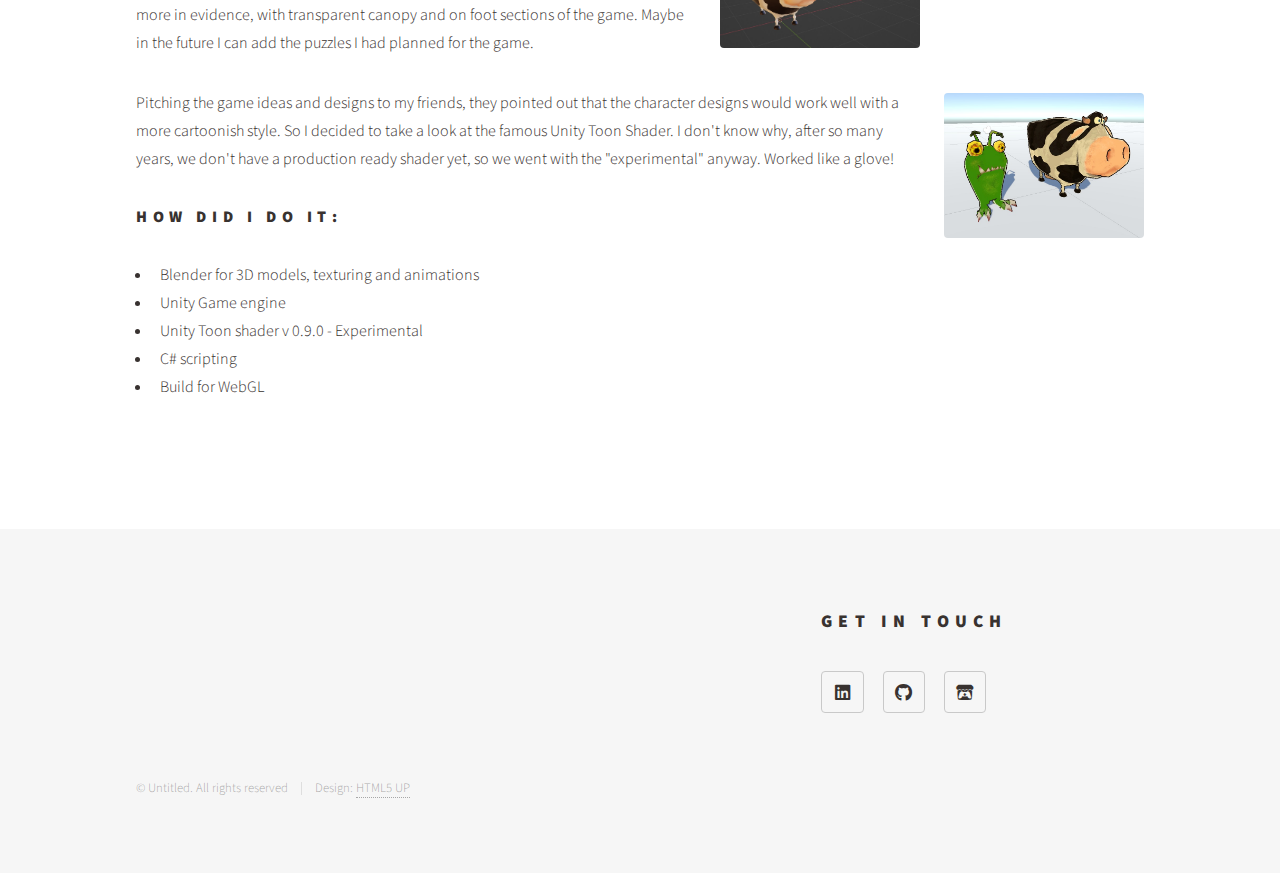
<file: chupacowbra_game.html>
<!DOCTYPE HTML>
<!--
	Phantom by HTML5 UP
	html5up.net | @ajlkn
	Free for personal and commercial use under the CCA 3.0 license (html5up.net/license)
-->
<html>
	<head>
		<title>Portfolio Nevile Ruas</title>
		<meta charset="utf-8" />
		<meta name="viewport" content="width=device-width, initial-scale=1, user-scalable=no" />
		<link rel="stylesheet" href="assets/css/main.css" />
		<noscript><link rel="stylesheet" href="assets/css/noscript.css" /></noscript>
	</head>
	<body class="is-preload">
		<!-- Wrapper -->
			<div id="wrapper">

				<!-- Header -->
					<header id="header">
						<div class="inner">

							<!-- Logo -->
								<a href="index.html" class="logo">
									<span class="symbol"><img src="images/icon_dude.svg" alt="" /></span><span class="title">GameDev with Unity</span>
								</a>

							<!-- Nav -->
								<nav>
									<ul>
										<li><a href="#menu">Menu</a></li>
									</ul>
								</nav>

						</div>
					</header>

				<!-- Menu -->
					<nav id="menu">
						<h2>Menu</h2>
						<ul>
							<li><a href="index.html">Home</a></li>
							<li><a href="aboutme.html">A bit more about me</a></li>
							<li><a href="aboutwork.html">Career and expectations</a></li>
							<li><a href="contactme.html">Contact me</a></li>
							<!-- <li><a href="elements.html">Elements</a></li> -->
						</ul>
					</nav>

				<!-- Main -->
					<div id="main">
						<div class="inner">
							<h1>My first ever Game, ChupaCOWbra! (wip) &#127918</h1>
                            <p><span class="image left"><img src="images/devlog_cow_face.jpg" alt="" /></span>I do believe that, games are the apex of the art expression. Blending visual art, sound design, 3D, and the interactions we can have with all these elements is an experience no other medium can deliver. Wether its a fun little game to entertain or a massive architectural experience for business purposes, the gaming experience can deliver the most amazing human experience with the digital world.</p>
                            <!-- <p>Games. When I first glanced the possibility to work doing games, still a teenager, my mind would spiral out of control with excitement. Born in the 80s, I lived the video game boom experiencing every step of it, up to the point that I had to afford them myself. I played the Ataris, the 8bit era of NES and Master System, the 16bit jewels that were Super Nintendo and the Mega Drive (Sega Genesis) and I saw the 3D trend becoming the norm with Playstation and Sega Saturn. I just did not know how to get there. I thought 3D would be the way, and that was my first 3D experience, 13 year old me, trying to figure things out.</p> -->
							<!-- <p>I ended up becoming an Industrial Designer, but always working with 3D, parametric or not. Architecture became my hobbie and later my main occupation with architectural visualization. I fell back to the idea of games when I was trying to find that extra to deliver to my clients. And the next step was obvious, interactive archviz.</p> -->
							<h2>Play ChupaCOWbra here!</h2>
                            <!-- Simmer.io embbed -->
							<iframe src="https://i.simmer.io/@Nev32/chupa-cow-bra" style="width:1366px;height:768px"></iframe>
							<p></p>
							<p><span class="image right"><img src="images/devlog_img05.jpeg" style="width: 200px;"alt="" /></span>The idea becomes more palpable when pen and paper prints the vision of some of our "heroes" and their super awesome flying saucer. I thought about Mario and Luigi, and how their characteristics can make them apart but at the same time they are one and the same.</br>The initial approach was to be simple and fun, and the 3D would be lowpoly like or cartoonish, maybe. There would be some experimentation on the aesthetics of the game later, but this set the main character design direction and, eventually, the whole game look and feel</p>
							<p><span class="image right"><img src="images/devlog_img02.jpeg" style="width: 200px;"alt="" /></span>Going to 3d modelling was easy and quick. Blender is an outstanting software that can deliver amazing results with high quality workflows and tools. At this point, I was not sure about what the looks would be, and the first design were more like animation characters than game characters. At this point, our green boy "Vergne" was going to be more in evidence, with transparent canopy and on foot sections of the game. Maybe in the future I can add the puzzles I had planned for the game.</p>
							<p><span class="image right"><img src="images/devlog_img01.jpeg" style="width: 200px;"alt="" /></span>Pitching the game ideas and designs to my friends, they pointed out that the character designs would work well with a more cartoonish style. So I decided to take a look at the famous Unity Toon Shader. I don't know why, after so many years, we don't have a production ready shader yet, so we went with the "experimental" anyway. Worked like a glove!</p>
								<h3>How did I do it:</h3>
								<ul>
                                    <li>Blender for 3D models, texturing and animations</li>
									<li>Unity Game engine</li>
									<li>Unity Toon shader v 0.9.0 - Experimental</li>
									<li>C# scripting</li>
                                    <li>Build for WebGL</li>
								</ul>
						</div>
					</div>

				<!-- Footer -->
					<footer id="footer">
						<div class="inner">
							<section>
								<!-- <h2>Get in touch</h2> -->
							</section>
							<section>
								<h2>Get in touch</h2>
								<ul class="icons">
									<li><a href="https://www.linkedin.com/in/nevileruas/" class="icon brands style2 fa-linkedin"><span class="label">LinkedIn</span></a></li>
									<li><a href="https://github.com/Nev32" class="icon brands style2 fa-github"><span class="label">GitHub</span></a></li>
									<li><a href="https://nev32.itch.io/" class="icon brands style2 fa-itch-io"><span class="label">Itch-io</span></a></li>
								</ul>
							</section>
							<ul class="copyright">
								<li>&copy; Untitled. All rights reserved</li><li>Design: <a href="http://html5up.net">HTML5 UP</a></li>
							</ul>
						</div>
					</footer>

			</div>

		<!-- Scripts -->
			<script src="assets/js/jquery.min.js"></script>
			<script src="assets/js/browser.min.js"></script>
			<script src="assets/js/breakpoints.min.js"></script>
			<script src="assets/js/util.js"></script>
			<script src="assets/js/main.js"></script>
            <script src="assets/js/slideshow.js"></script>

	</body>
</html>
</file>
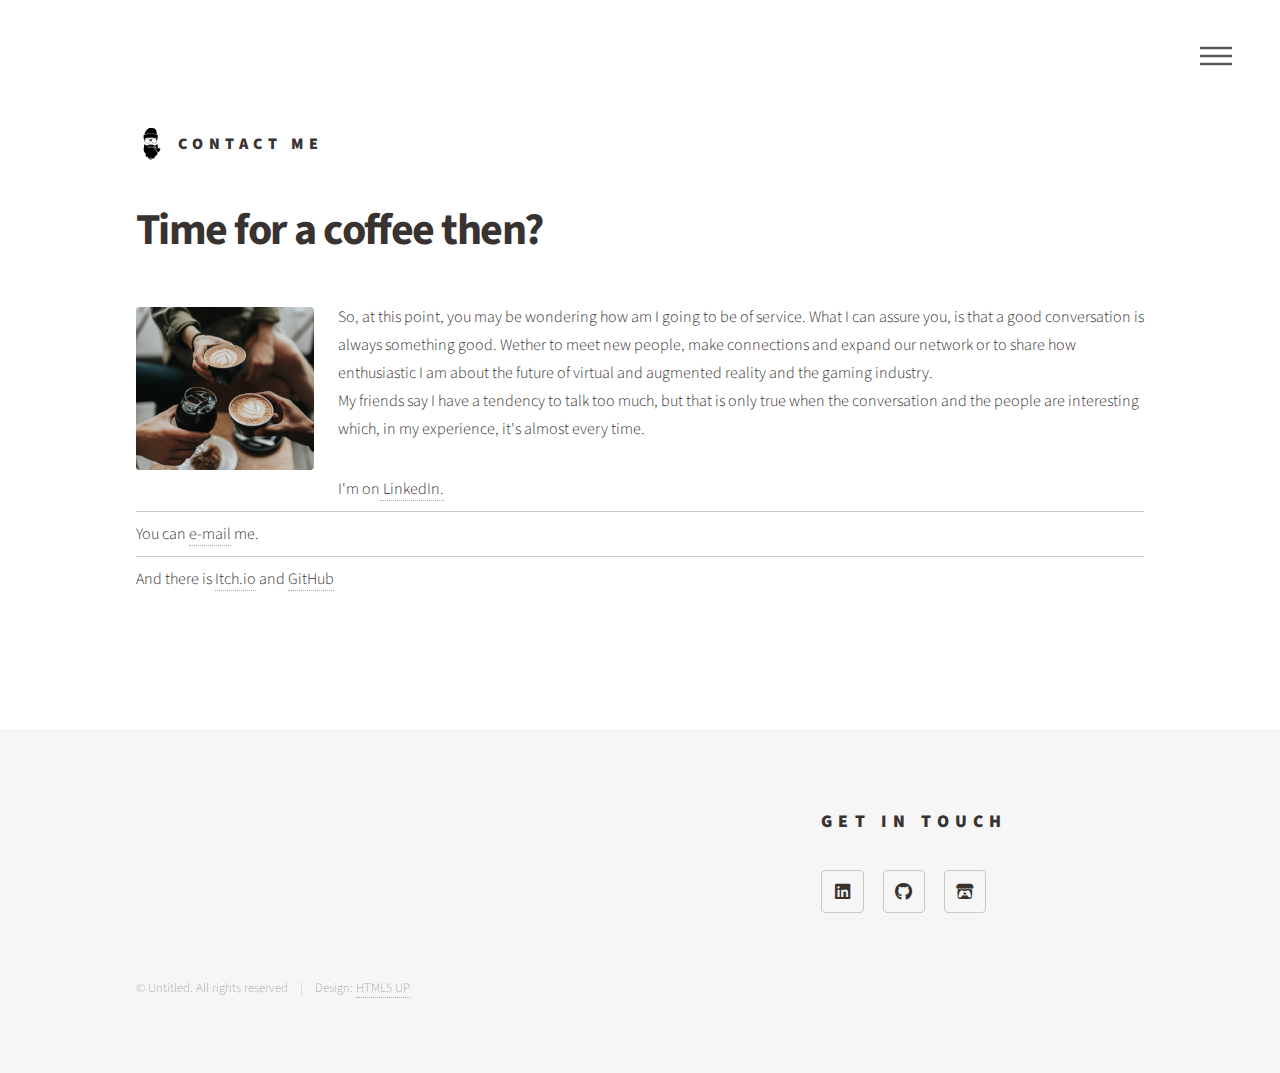
<file: contactme.html>
<!DOCTYPE HTML>
<!--
	Phantom by HTML5 UP
	html5up.net | @ajlkn
	Free for personal and commercial use under the CCA 3.0 license (html5up.net/license)
-->
<html>
	<head>
		<title>Portfolio Nevile Ruas</title>
		<meta charset="utf-8" />
		<meta name="viewport" content="width=device-width, initial-scale=1, user-scalable=no" />
		<link rel="stylesheet" href="assets/css/main.css" />
		<noscript><link rel="stylesheet" href="assets/css/noscript.css" /></noscript>
	</head>
	<body class="is-preload">
		<!-- Wrapper -->
			<div id="wrapper">

				<!-- Header -->
					<header id="header">
						<div class="inner">

							<!-- Logo -->
								<a href="index.html" class="logo">
									<span class="symbol"><img src="images/icon_dude.svg" alt="" /></span><span class="title">Contact me</span>
								</a>

							<!-- Nav -->
								<nav>
									<ul>
										<li><a href="#menu">Menu</a></li>
									</ul>
								</nav>

						</div>
					</header>

				<!-- Menu -->
					<nav id="menu">
						<h2>Menu</h2>
						<ul>
							<li><a href="index.html">Home</a></li>
							<li><a href="aboutme.html">A bit more about me</a></li>
							<li><a href="aboutwork.html">Career and expectations</a></li>
							<li><a href="contactme.html">Contact me</a></li>
							<!-- <li><a href="elements.html">Elements</a></li> -->
						</ul>
					</nav>

				<!-- Main -->
					<div id="main">
						<div class="inner">
							<h1>Time for a coffee then?</h1>
                            <p><span class="image left"><img src="images/pic25.jpg" alt="" /></span>So, at this point, you may be wondering how am I going to be of service. What I can assure you, is that a good conversation is always something good. Wether to meet new people, make connections and expand our network or to share how enthusiastic I am about the future of virtual and augmented reality and the gaming industry.</br>My friends say I have a tendency to talk too much, but that is only true when the conversation and the people are interesting which, in my experience, it's almost every time.</p>
                            <div class="col-6 col-12-medium">
								<!-- <h3>How can you find me?</h3> -->
								<ul class="alt">
                                    <li>I'm on<a href="https://www.linkedin.com/in/nevileruas/"> LinkedIn.</a></li>
                                    <li>You can <a href="mailto:nevilers32@gmail.com">e-mail</a> me.</li>
                                    <li>And there is <a href="https://nev32.itch.io/">Itch.io</a> and <a href="https://github.com/Nev32">GitHub</a></li>
                                </ul>
							</div>
						</div>
					</div>

				<!-- Footer -->
					<footer id="footer">
						<div class="inner">
							<section>
								<!-- <h2>Get in touch</h2> -->
							</section>
							<section>
								<h2>Get in touch</h2>
								<ul class="icons">
									<li><a href="https://www.linkedin.com/in/nevileruas/" class="icon brands style2 fa-linkedin"><span class="label">LinkedIn</span></a></li>
									<li><a href="https://github.com/Nev32" class="icon brands style2 fa-github"><span class="label">GitHub</span></a></li>
									<li><a href="https://nev32.itch.io/" class="icon brands style2 fa-itch-io"><span class="label">Itch-io</span></a></li>
								</ul>
							</section>
							<ul class="copyright">
								<li>&copy; Untitled. All rights reserved</li><li>Design: <a href="http://html5up.net">HTML5 UP</a></li>
							</ul>
						</div>
					</footer>

			</div>

		<!-- Scripts -->
			<script src="assets/js/jquery.min.js"></script>
			<script src="assets/js/browser.min.js"></script>
			<script src="assets/js/breakpoints.min.js"></script>
			<script src="assets/js/util.js"></script>
			<script src="assets/js/main.js"></script>
			<script src="assets/js/slideshow.js"></script>

	</body>
</html>
</file>
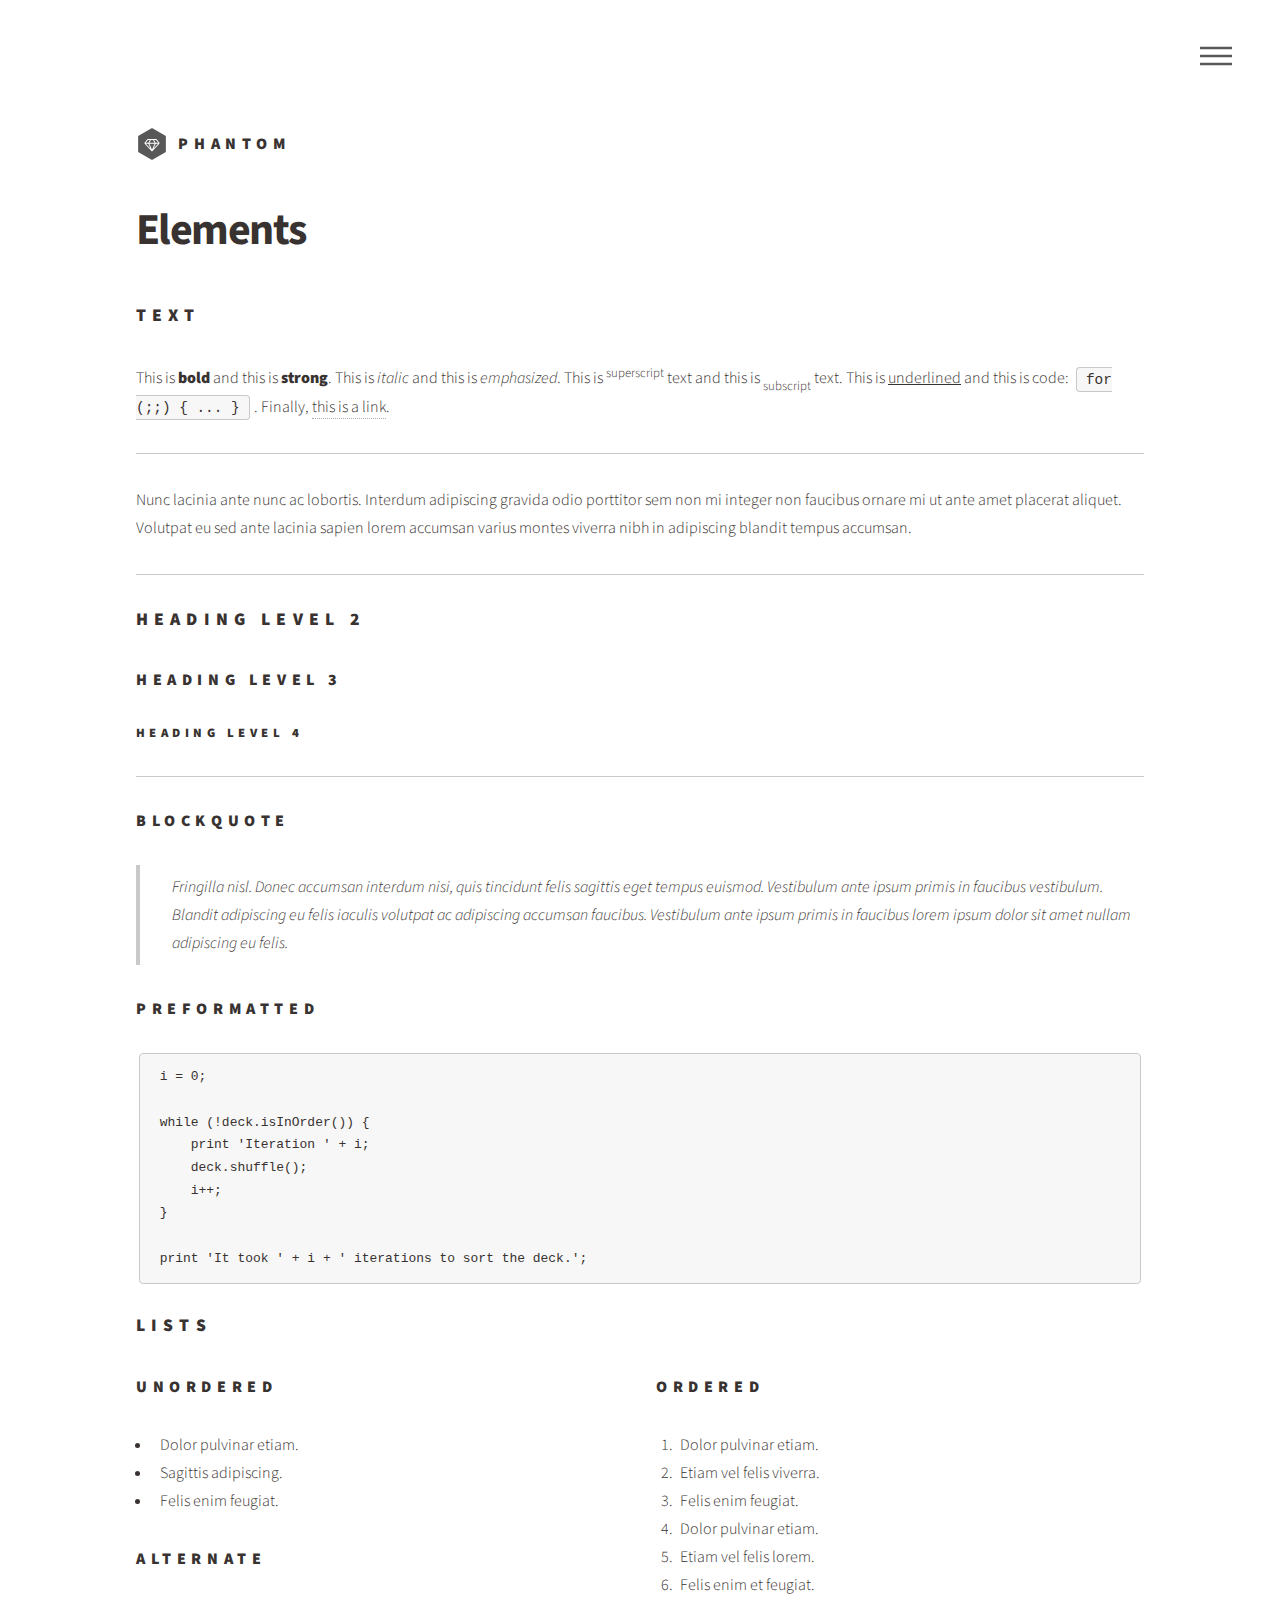
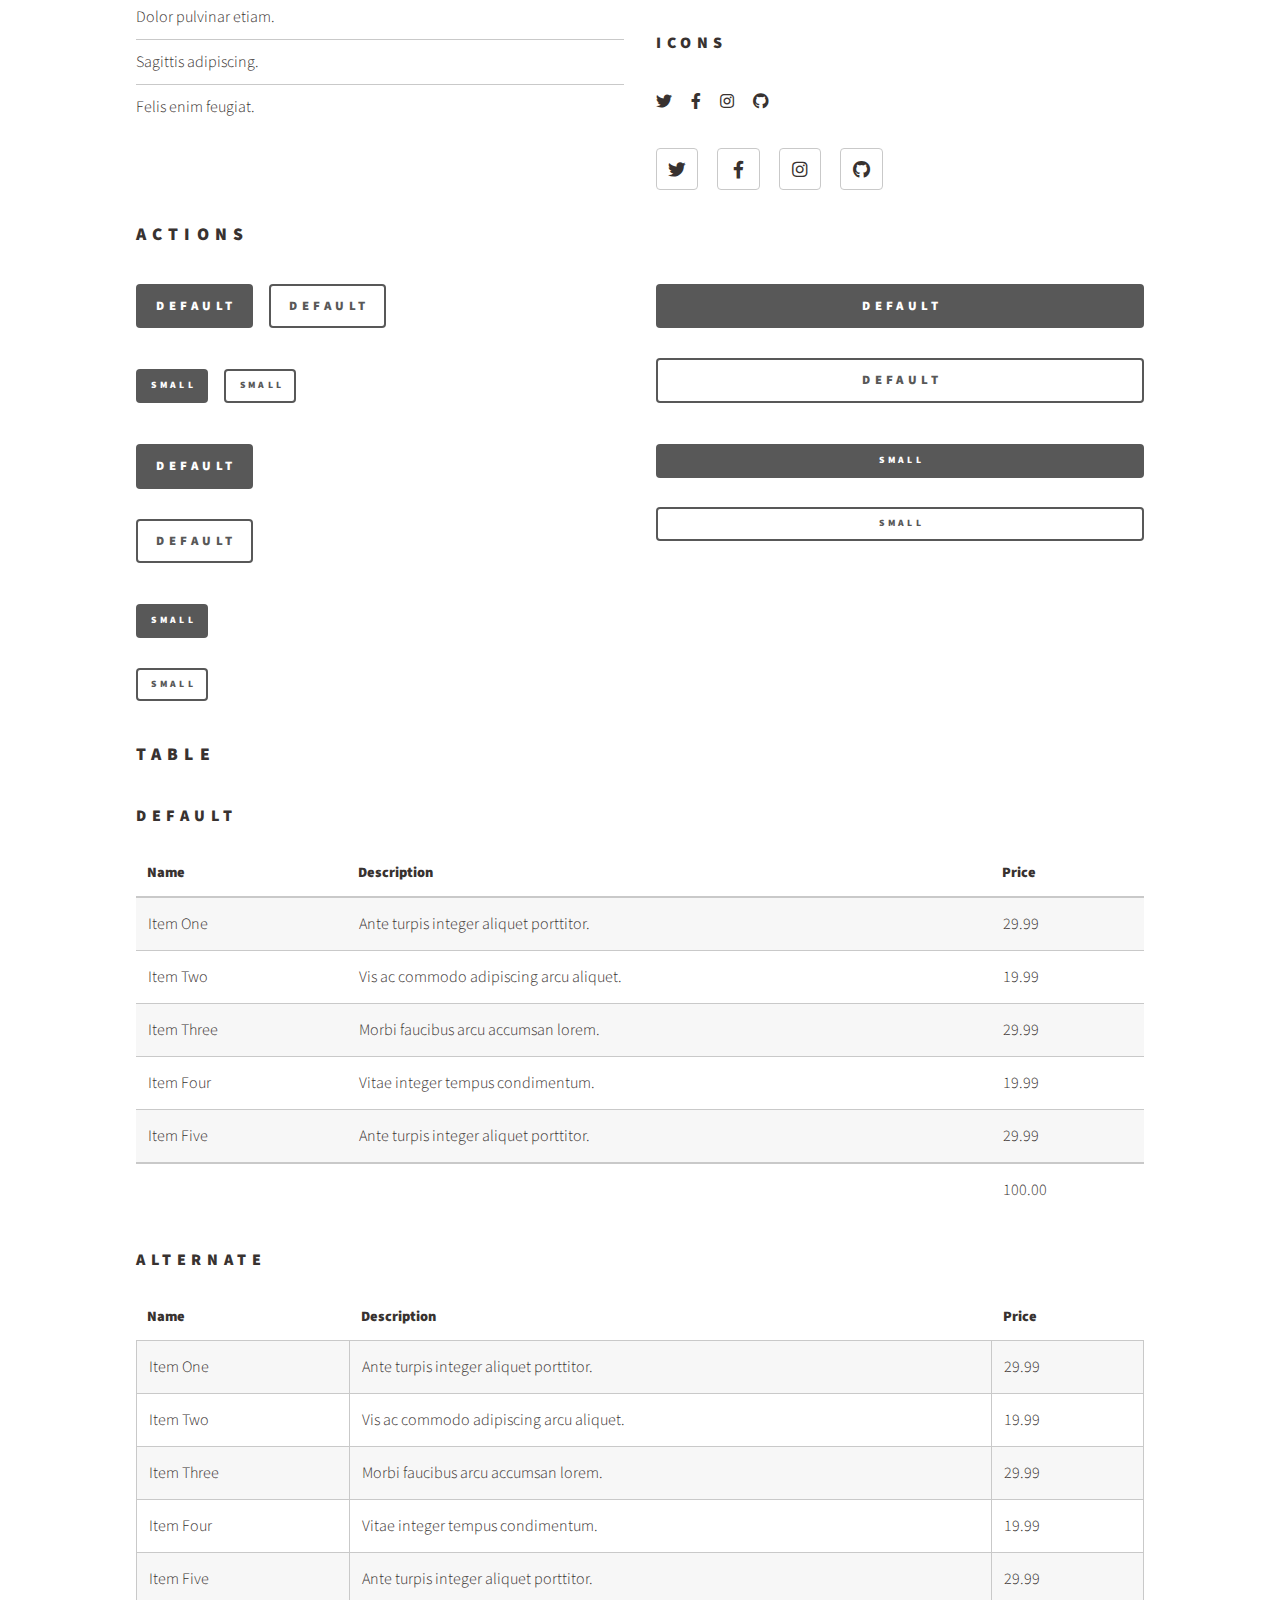
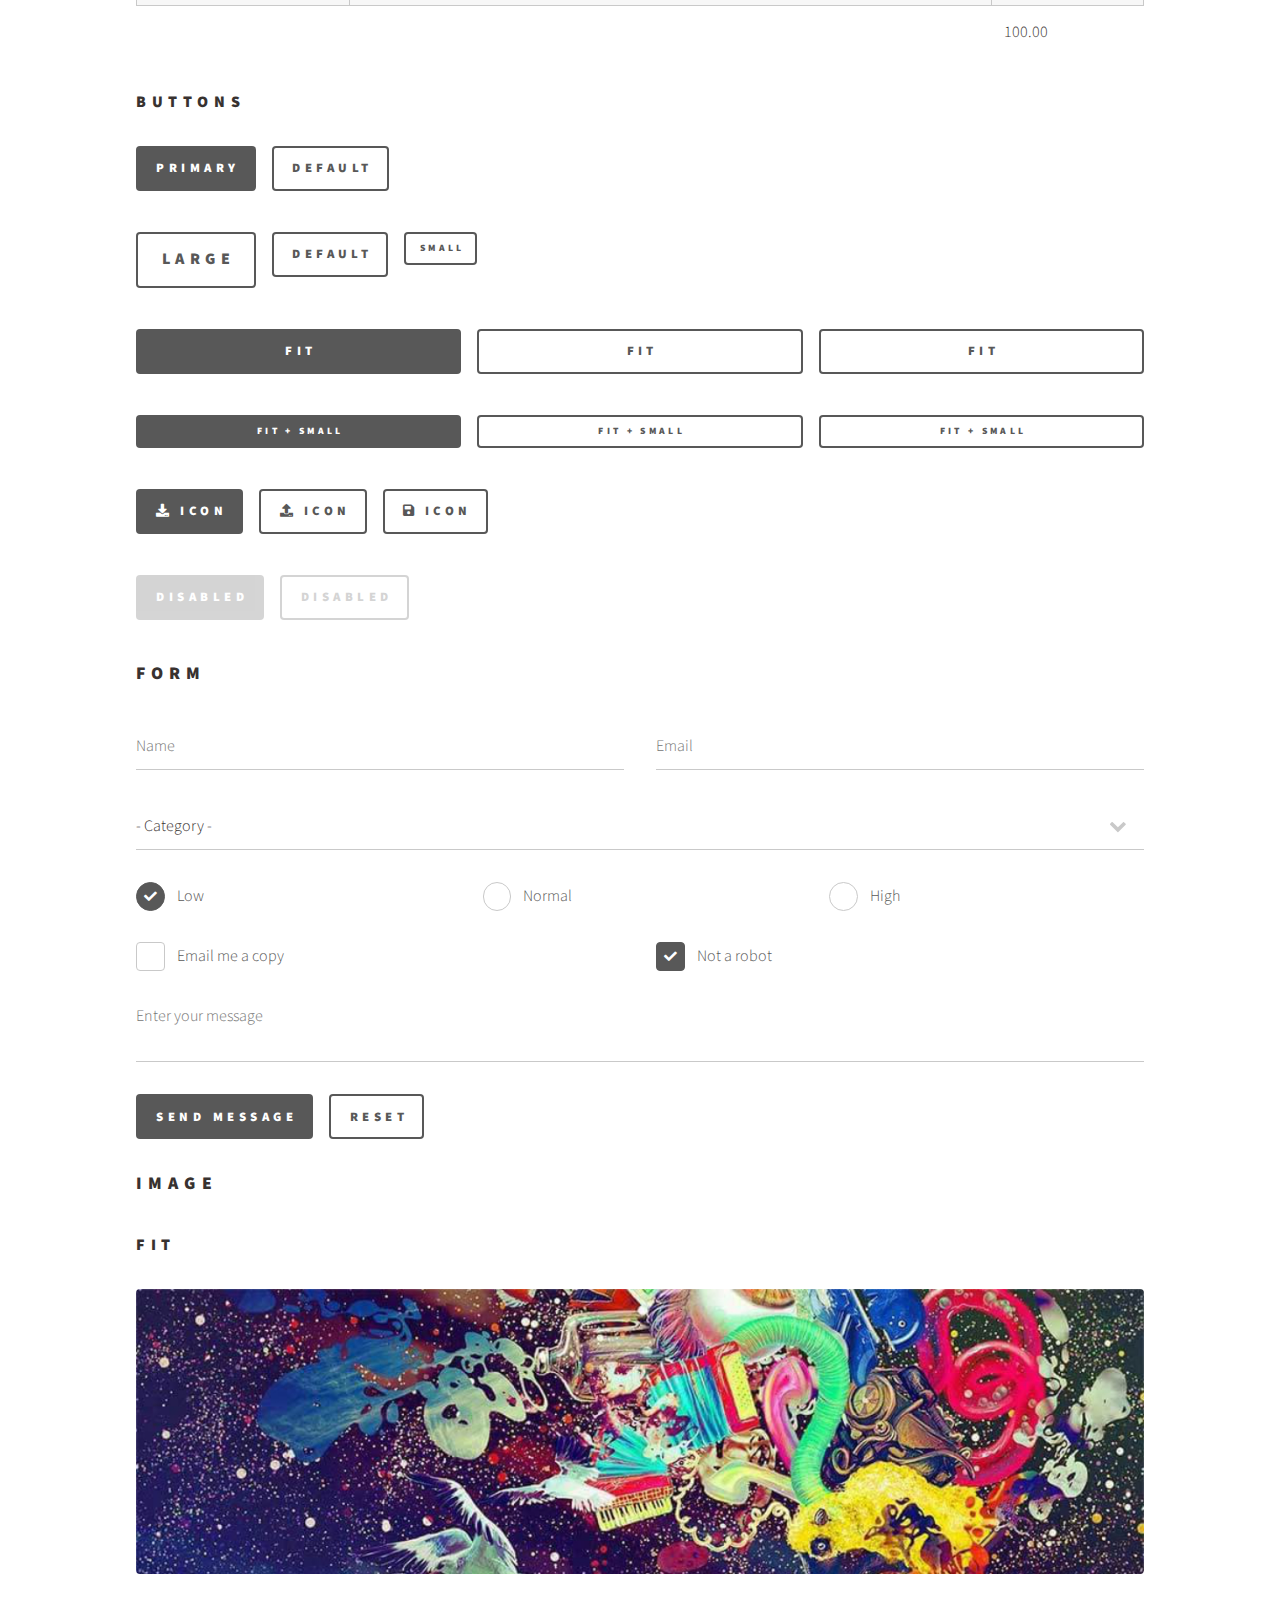
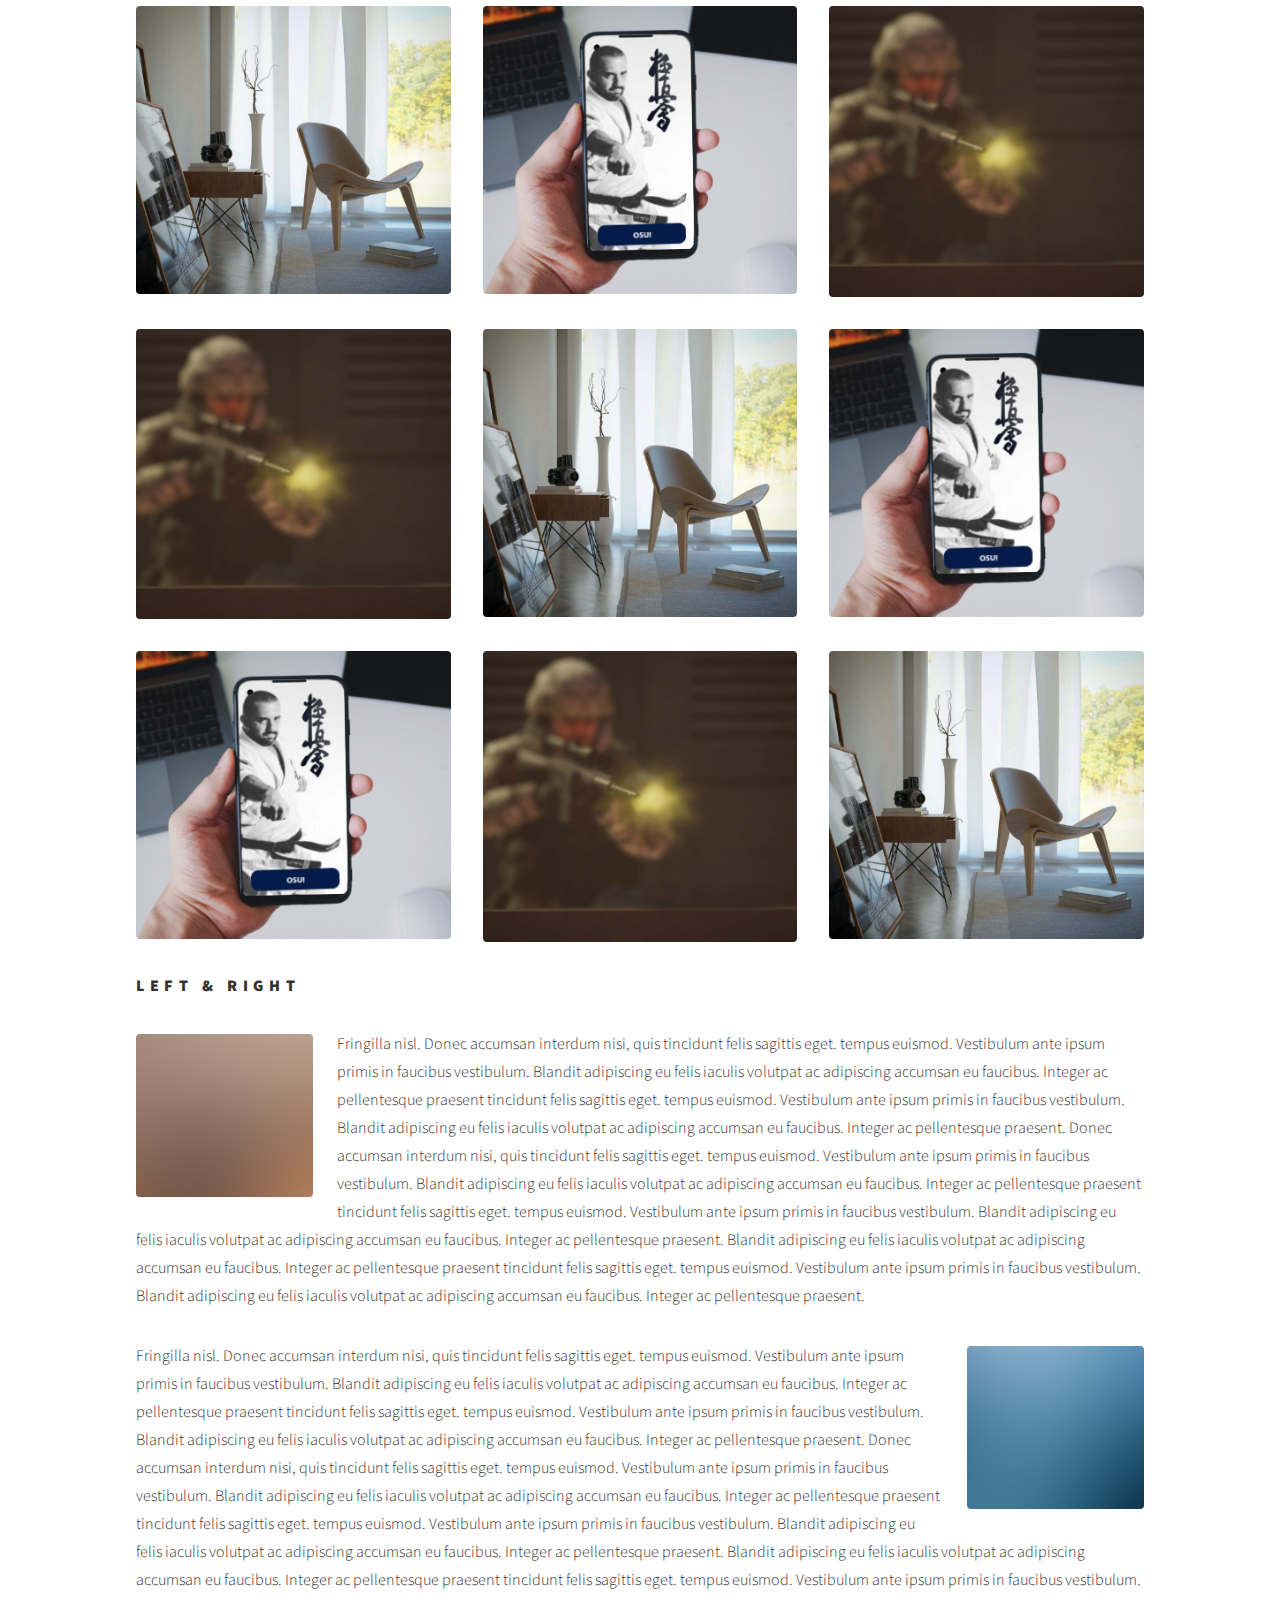
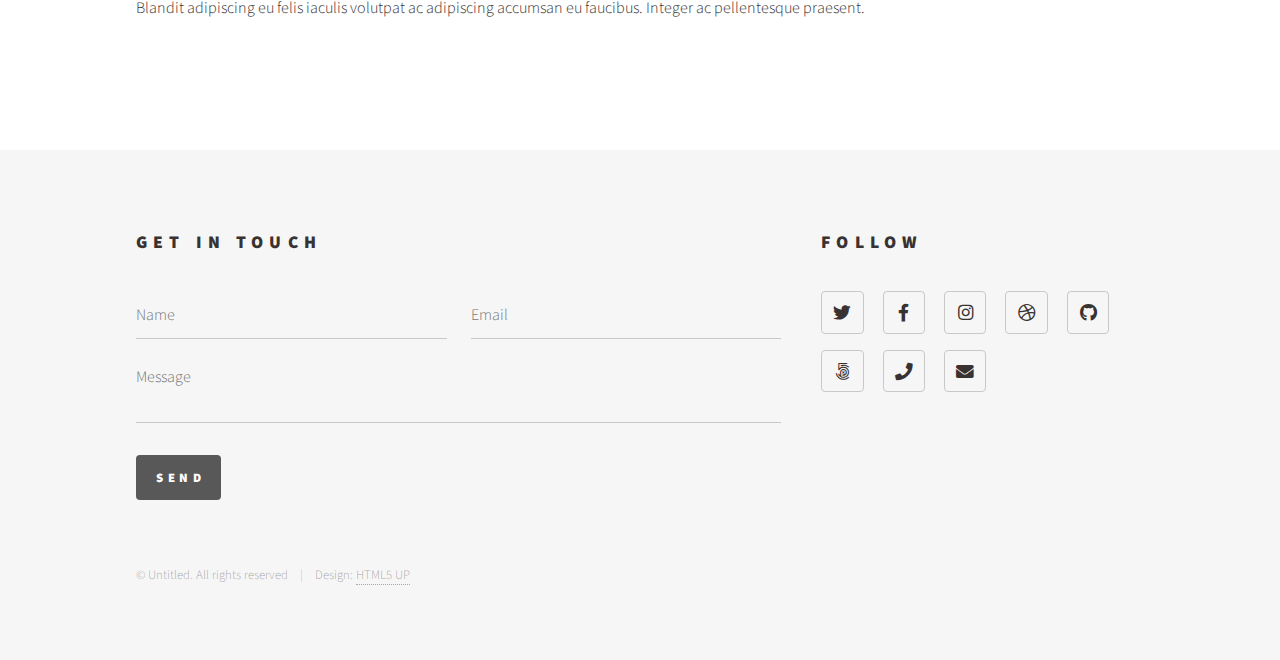
<file: elements.html>
<!DOCTYPE HTML>
<!--
	Phantom by HTML5 UP
	html5up.net | @ajlkn
	Free for personal and commercial use under the CCA 3.0 license (html5up.net/license)
-->
<html>
	<head>
		<title>Elements - Phantom by HTML5 UP</title>
		<meta charset="utf-8" />
		<meta name="viewport" content="width=device-width, initial-scale=1, user-scalable=no" />
		<link rel="stylesheet" href="assets/css/main.css" />
		<noscript><link rel="stylesheet" href="assets/css/noscript.css" /></noscript>
	</head>
	<body class="is-preload">
		<!-- Wrapper -->
			<div id="wrapper">

				<!-- Header -->
					<header id="header">
						<div class="inner">

							<!-- Logo -->
								<a href="index.html" class="logo">
									<span class="symbol"><img src="images/logo.svg" alt="" /></span><span class="title">Phantom</span>
								</a>

							<!-- Nav -->
								<nav>
									<ul>
										<li><a href="#menu">Menu</a></li>
									</ul>
								</nav>

						</div>
					</header>

				<!-- Menu -->
					<nav id="menu">
						<h2>Menu</h2>
						<ul>
							<li><a href="index.html">Home</a></li>
							<li><a href="aboutme.html">A bit more about me.</a></li>
							<li><a href="aboutwork.html">A bit more about my work.</a></li>
							<li><a href="generic.html">Contact me</a></li>
							<li><a href="elements.html">Elements</a></li>
						</ul>
					</nav>

				<!-- Main -->
					<div id="main">
						<div class="inner">
							<h1>Elements</h1>

							<!-- Text -->
								<section>
									<h2>Text</h2>
									<p>This is <b>bold</b> and this is <strong>strong</strong>. This is <i>italic</i> and this is <em>emphasized</em>.
									This is <sup>superscript</sup> text and this is <sub>subscript</sub> text.
									This is <u>underlined</u> and this is code: <code>for (;;) { ... }</code>. Finally, <a href="#">this is a link</a>.</p>
									<hr />
									<p>Nunc lacinia ante nunc ac lobortis. Interdum adipiscing gravida odio porttitor sem non mi integer non faucibus ornare mi ut ante amet placerat aliquet. Volutpat eu sed ante lacinia sapien lorem accumsan varius montes viverra nibh in adipiscing blandit tempus accumsan.</p>
									<hr />
									<h2>Heading Level 2</h2>
									<h3>Heading Level 3</h3>
									<h4>Heading Level 4</h4>
									<hr />
									<h3>Blockquote</h3>
									<blockquote>Fringilla nisl. Donec accumsan interdum nisi, quis tincidunt felis sagittis eget tempus euismod. Vestibulum ante ipsum primis in faucibus vestibulum. Blandit adipiscing eu felis iaculis volutpat ac adipiscing accumsan faucibus. Vestibulum ante ipsum primis in faucibus lorem ipsum dolor sit amet nullam adipiscing eu felis.</blockquote>
									<h3>Preformatted</h3>
									<pre><code>i = 0;

while (!deck.isInOrder()) {
    print 'Iteration ' + i;
    deck.shuffle();
    i++;
}

print 'It took ' + i + ' iterations to sort the deck.';</code></pre>
								</section>

							<!-- Lists -->
								<section>
									<h2>Lists</h2>
									<div class="row">
										<div class="col-6 col-12-medium">
											<h3>Unordered</h3>
											<ul>
												<li>Dolor pulvinar etiam.</li>
												<li>Sagittis adipiscing.</li>
												<li>Felis enim feugiat.</li>
											</ul>
											<h3>Alternate</h3>
											<ul class="alt">
												<li>Dolor pulvinar etiam.</li>
												<li>Sagittis adipiscing.</li>
												<li>Felis enim feugiat.</li>
											</ul>
										</div>
										<div class="col-6 col-12-medium">
											<h3>Ordered</h3>
											<ol>
												<li>Dolor pulvinar etiam.</li>
												<li>Etiam vel felis viverra.</li>
												<li>Felis enim feugiat.</li>
												<li>Dolor pulvinar etiam.</li>
												<li>Etiam vel felis lorem.</li>
												<li>Felis enim et feugiat.</li>
											</ol>
											<h3>Icons</h3>
											<ul class="icons">
												<li><a href="#" class="icon brands style1 fa-twitter"><span class="label">Twitter</span></a></li>
												<li><a href="#" class="icon brands style1 fa-facebook-f"><span class="label">Facebook</span></a></li>
												<li><a href="#" class="icon brands style1 fa-instagram"><span class="label">Instagram</span></a></li>
												<li><a href="#" class="icon brands style1 fa-github"><span class="label">Github</span></a></li>
											</ul>
											<ul class="icons">
												<li><a href="#" class="icon brands style2 fa-twitter"><span class="label">Twitter</span></a></li>
												<li><a href="#" class="icon brands style2 fa-facebook-f"><span class="label">Facebook</span></a></li>
												<li><a href="#" class="icon brands style2 fa-instagram"><span class="label">Instagram</span></a></li>
												<li><a href="#" class="icon brands style2 fa-github"><span class="label">Github</span></a></li>
											</ul>
										</div>
									</div>
									<h2>Actions</h2>
									<div class="row">
										<div class="col-6 col-12-medium">
											<ul class="actions">
												<li><a href="#" class="button primary">Default</a></li>
												<li><a href="#" class="button">Default</a></li>
											</ul>
											<ul class="actions small">
												<li><a href="#" class="button primary small">Small</a></li>
												<li><a href="#" class="button small">Small</a></li>
											</ul>
											<ul class="actions stacked">
												<li><a href="#" class="button primary">Default</a></li>
												<li><a href="#" class="button">Default</a></li>
											</ul>
											<ul class="actions stacked">
												<li><a href="#" class="button primary small">Small</a></li>
												<li><a href="#" class="button small">Small</a></li>
											</ul>
										</div>
										<div class="col-6 col-12-medium">
											<ul class="actions stacked">
												<li><a href="#" class="button primary fit">Default</a></li>
												<li><a href="#" class="button fit">Default</a></li>
											</ul>
											<ul class="actions stacked">
												<li><a href="#" class="button primary small fit">Small</a></li>
												<li><a href="#" class="button small fit">Small</a></li>
											</ul>
										</div>
									</div>
								</section>

							<!-- Table -->
								<section>
									<h2>Table</h2>
									<h3>Default</h3>
									<div class="table-wrapper">
										<table>
											<thead>
												<tr>
													<th>Name</th>
													<th>Description</th>
													<th>Price</th>
												</tr>
											</thead>
											<tbody>
												<tr>
													<td>Item One</td>
													<td>Ante turpis integer aliquet porttitor.</td>
													<td>29.99</td>
												</tr>
												<tr>
													<td>Item Two</td>
													<td>Vis ac commodo adipiscing arcu aliquet.</td>
													<td>19.99</td>
												</tr>
												<tr>
													<td>Item Three</td>
													<td> Morbi faucibus arcu accumsan lorem.</td>
													<td>29.99</td>
												</tr>
												<tr>
													<td>Item Four</td>
													<td>Vitae integer tempus condimentum.</td>
													<td>19.99</td>
												</tr>
												<tr>
													<td>Item Five</td>
													<td>Ante turpis integer aliquet porttitor.</td>
													<td>29.99</td>
												</tr>
											</tbody>
											<tfoot>
												<tr>
													<td colspan="2"></td>
													<td>100.00</td>
												</tr>
											</tfoot>
										</table>
									</div>

									<h3>Alternate</h3>
									<div class="table-wrapper">
										<table class="alt">
											<thead>
												<tr>
													<th>Name</th>
													<th>Description</th>
													<th>Price</th>
												</tr>
											</thead>
											<tbody>
												<tr>
													<td>Item One</td>
													<td>Ante turpis integer aliquet porttitor.</td>
													<td>29.99</td>
												</tr>
												<tr>
													<td>Item Two</td>
													<td>Vis ac commodo adipiscing arcu aliquet.</td>
													<td>19.99</td>
												</tr>
												<tr>
													<td>Item Three</td>
													<td> Morbi faucibus arcu accumsan lorem.</td>
													<td>29.99</td>
												</tr>
												<tr>
													<td>Item Four</td>
													<td>Vitae integer tempus condimentum.</td>
													<td>19.99</td>
												</tr>
												<tr>
													<td>Item Five</td>
													<td>Ante turpis integer aliquet porttitor.</td>
													<td>29.99</td>
												</tr>
											</tbody>
											<tfoot>
												<tr>
													<td colspan="2"></td>
													<td>100.00</td>
												</tr>
											</tfoot>
										</table>
									</div>
								</section>

							<!-- Buttons -->
								<section>
									<h3>Buttons</h3>
									<ul class="actions">
										<li><a href="#" class="button primary">Primary</a></li>
										<li><a href="#" class="button">Default</a></li>
									</ul>
									<ul class="actions">
										<li><a href="#" class="button large">Large</a></li>
										<li><a href="#" class="button">Default</a></li>
										<li><a href="#" class="button small">Small</a></li>
									</ul>
									<ul class="actions fit">
										<li><a href="#" class="button primary fit">Fit</a></li>
										<li><a href="#" class="button fit">Fit</a></li>
										<li><a href="#" class="button fit">Fit</a></li>
									</ul>
									<ul class="actions fit small">
										<li><a href="#" class="button primary fit small">Fit + Small</a></li>
										<li><a href="#" class="button fit small">Fit + Small</a></li>
										<li><a href="#" class="button fit small">Fit + Small</a></li>
									</ul>
									<ul class="actions">
										<li><a href="#" class="button primary icon solid fa-download">Icon</a></li>
										<li><a href="#" class="button icon solid fa-upload">Icon</a></li>
										<li><a href="#" class="button icon solid fa-save">Icon</a></li>
									</ul>
									<ul class="actions">
										<li><span class="button primary disabled">Disabled</span></li>
										<li><span class="button disabled">Disabled</span></li>
									</ul>
								</section>

							<!-- Form -->
								<section>
									<h2>Form</h2>
									<form method="post" action="#">
										<div class="row gtr-uniform">
											<div class="col-6 col-12-xsmall">
												<input type="text" name="demo-name" id="demo-name" value="" placeholder="Name" />
											</div>
											<div class="col-6 col-12-xsmall">
												<input type="email" name="demo-email" id="demo-email" value="" placeholder="Email" />
											</div>
											<div class="col-12">
												<select name="demo-category" id="demo-category">
													<option value="">- Category -</option>
													<option value="1">Manufacturing</option>
													<option value="1">Shipping</option>
													<option value="1">Administration</option>
													<option value="1">Human Resources</option>
												</select>
											</div>
											<div class="col-4 col-12-small">
												<input type="radio" id="demo-priority-low" name="demo-priority" checked>
												<label for="demo-priority-low">Low</label>
											</div>
											<div class="col-4 col-12-small">
												<input type="radio" id="demo-priority-normal" name="demo-priority">
												<label for="demo-priority-normal">Normal</label>
											</div>
											<div class="col-4 col-12-small">
												<input type="radio" id="demo-priority-high" name="demo-priority">
												<label for="demo-priority-high">High</label>
											</div>
											<div class="col-6 col-12-small">
												<input type="checkbox" id="demo-copy" name="demo-copy">
												<label for="demo-copy">Email me a copy</label>
											</div>
											<div class="col-6 col-12-small">
												<input type="checkbox" id="demo-human" name="demo-human" checked>
												<label for="demo-human">Not a robot</label>
											</div>
											<div class="col-12">
												<textarea name="demo-message" id="demo-message" placeholder="Enter your message" rows="6"></textarea>
											</div>
											<div class="col-12">
												<ul class="actions">
													<li><input type="submit" value="Send Message" class="primary" /></li>
													<li><input type="reset" value="Reset" /></li>
												</ul>
											</div>
										</div>
									</form>
								</section>

							<!-- Image -->
								<section>
									<h2>Image</h2>
									<h3>Fit</h3>
									<div class="box alt">
										<div class="row gtr-uniform">
											<div class="col-12"><span class="image fit"><img src="images/pic13.jpg" alt="" /></span></div>
											<div class="col-4"><span class="image fit"><img src="images/pic01.jpg" alt="" /></span></div>
											<div class="col-4"><span class="image fit"><img src="images/pic02.jpg" alt="" /></span></div>
											<div class="col-4"><span class="image fit"><img src="images/pic03.jpg" alt="" /></span></div>
											<div class="col-4"><span class="image fit"><img src="images/pic03.jpg" alt="" /></span></div>
											<div class="col-4"><span class="image fit"><img src="images/pic01.jpg" alt="" /></span></div>
											<div class="col-4"><span class="image fit"><img src="images/pic02.jpg" alt="" /></span></div>
											<div class="col-4"><span class="image fit"><img src="images/pic02.jpg" alt="" /></span></div>
											<div class="col-4"><span class="image fit"><img src="images/pic03.jpg" alt="" /></span></div>
											<div class="col-4"><span class="image fit"><img src="images/pic01.jpg" alt="" /></span></div>
										</div>
									</div>
									<h3>Left &amp; Right</h3>
									<p><span class="image left"><img src="images/pic14.jpg" alt="" /></span>Fringilla nisl. Donec accumsan interdum nisi, quis tincidunt felis sagittis eget. tempus euismod. Vestibulum ante ipsum primis in faucibus vestibulum. Blandit adipiscing eu felis iaculis volutpat ac adipiscing accumsan eu faucibus. Integer ac pellentesque praesent tincidunt felis sagittis eget. tempus euismod. Vestibulum ante ipsum primis in faucibus vestibulum. Blandit adipiscing eu felis iaculis volutpat ac adipiscing accumsan eu faucibus. Integer ac pellentesque praesent. Donec accumsan interdum nisi, quis tincidunt felis sagittis eget. tempus euismod. Vestibulum ante ipsum primis in faucibus vestibulum. Blandit adipiscing eu felis iaculis volutpat ac adipiscing accumsan eu faucibus. Integer ac pellentesque praesent tincidunt felis sagittis eget. tempus euismod. Vestibulum ante ipsum primis in faucibus vestibulum. Blandit adipiscing eu felis iaculis volutpat ac adipiscing accumsan eu faucibus. Integer ac pellentesque praesent. Blandit adipiscing eu felis iaculis volutpat ac adipiscing accumsan eu faucibus. Integer ac pellentesque praesent tincidunt felis sagittis eget. tempus euismod. Vestibulum ante ipsum primis in faucibus vestibulum. Blandit adipiscing eu felis iaculis volutpat ac adipiscing accumsan eu faucibus. Integer ac pellentesque praesent.</p>
									<p><span class="image right"><img src="images/pic15.jpg" alt="" /></span>Fringilla nisl. Donec accumsan interdum nisi, quis tincidunt felis sagittis eget. tempus euismod. Vestibulum ante ipsum primis in faucibus vestibulum. Blandit adipiscing eu felis iaculis volutpat ac adipiscing accumsan eu faucibus. Integer ac pellentesque praesent tincidunt felis sagittis eget. tempus euismod. Vestibulum ante ipsum primis in faucibus vestibulum. Blandit adipiscing eu felis iaculis volutpat ac adipiscing accumsan eu faucibus. Integer ac pellentesque praesent. Donec accumsan interdum nisi, quis tincidunt felis sagittis eget. tempus euismod. Vestibulum ante ipsum primis in faucibus vestibulum. Blandit adipiscing eu felis iaculis volutpat ac adipiscing accumsan eu faucibus. Integer ac pellentesque praesent tincidunt felis sagittis eget. tempus euismod. Vestibulum ante ipsum primis in faucibus vestibulum. Blandit adipiscing eu felis iaculis volutpat ac adipiscing accumsan eu faucibus. Integer ac pellentesque praesent. Blandit adipiscing eu felis iaculis volutpat ac adipiscing accumsan eu faucibus. Integer ac pellentesque praesent tincidunt felis sagittis eget. tempus euismod. Vestibulum ante ipsum primis in faucibus vestibulum. Blandit adipiscing eu felis iaculis volutpat ac adipiscing accumsan eu faucibus. Integer ac pellentesque praesent.</p>
								</section>

						</div>
					</div>

				<!-- Footer -->
					<footer id="footer">
						<div class="inner">
							<section>
								<h2>Get in touch</h2>
								<form method="post" action="#">
									<div class="fields">
										<div class="field half">
											<input type="text" name="name" id="name" placeholder="Name" />
										</div>
										<div class="field half">
											<input type="email" name="email" id="email" placeholder="Email" />
										</div>
										<div class="field">
											<textarea name="message" id="message" placeholder="Message"></textarea>
										</div>
									</div>
									<ul class="actions">
										<li><input type="submit" value="Send" class="primary" /></li>
									</ul>
								</form>
							</section>
							<section>
								<h2>Follow</h2>
								<ul class="icons">
									<li><a href="#" class="icon brands style2 fa-twitter"><span class="label">Twitter</span></a></li>
									<li><a href="#" class="icon brands style2 fa-facebook-f"><span class="label">Facebook</span></a></li>
									<li><a href="#" class="icon brands style2 fa-instagram"><span class="label">Instagram</span></a></li>
									<li><a href="#" class="icon brands style2 fa-dribbble"><span class="label">Dribbble</span></a></li>
									<li><a href="#" class="icon brands style2 fa-github"><span class="label">GitHub</span></a></li>
									<li><a href="#" class="icon brands style2 fa-500px"><span class="label">500px</span></a></li>
									<li><a href="#" class="icon solid style2 fa-phone"><span class="label">Phone</span></a></li>
									<li><a href="#" class="icon solid style2 fa-envelope"><span class="label">Email</span></a></li>
								</ul>
							</section>
							<ul class="copyright">
								<li>&copy; Untitled. All rights reserved</li><li>Design: <a href="http://html5up.net">HTML5 UP</a></li>
							</ul>
						</div>
					</footer>

			</div>

		<!-- Scripts -->
			<script src="assets/js/jquery.min.js"></script>
			<script src="assets/js/browser.min.js"></script>
			<script src="assets/js/breakpoints.min.js"></script>
			<script src="assets/js/util.js"></script>
			<script src="assets/js/main.js"></script>

	</body>
</html>
</file>
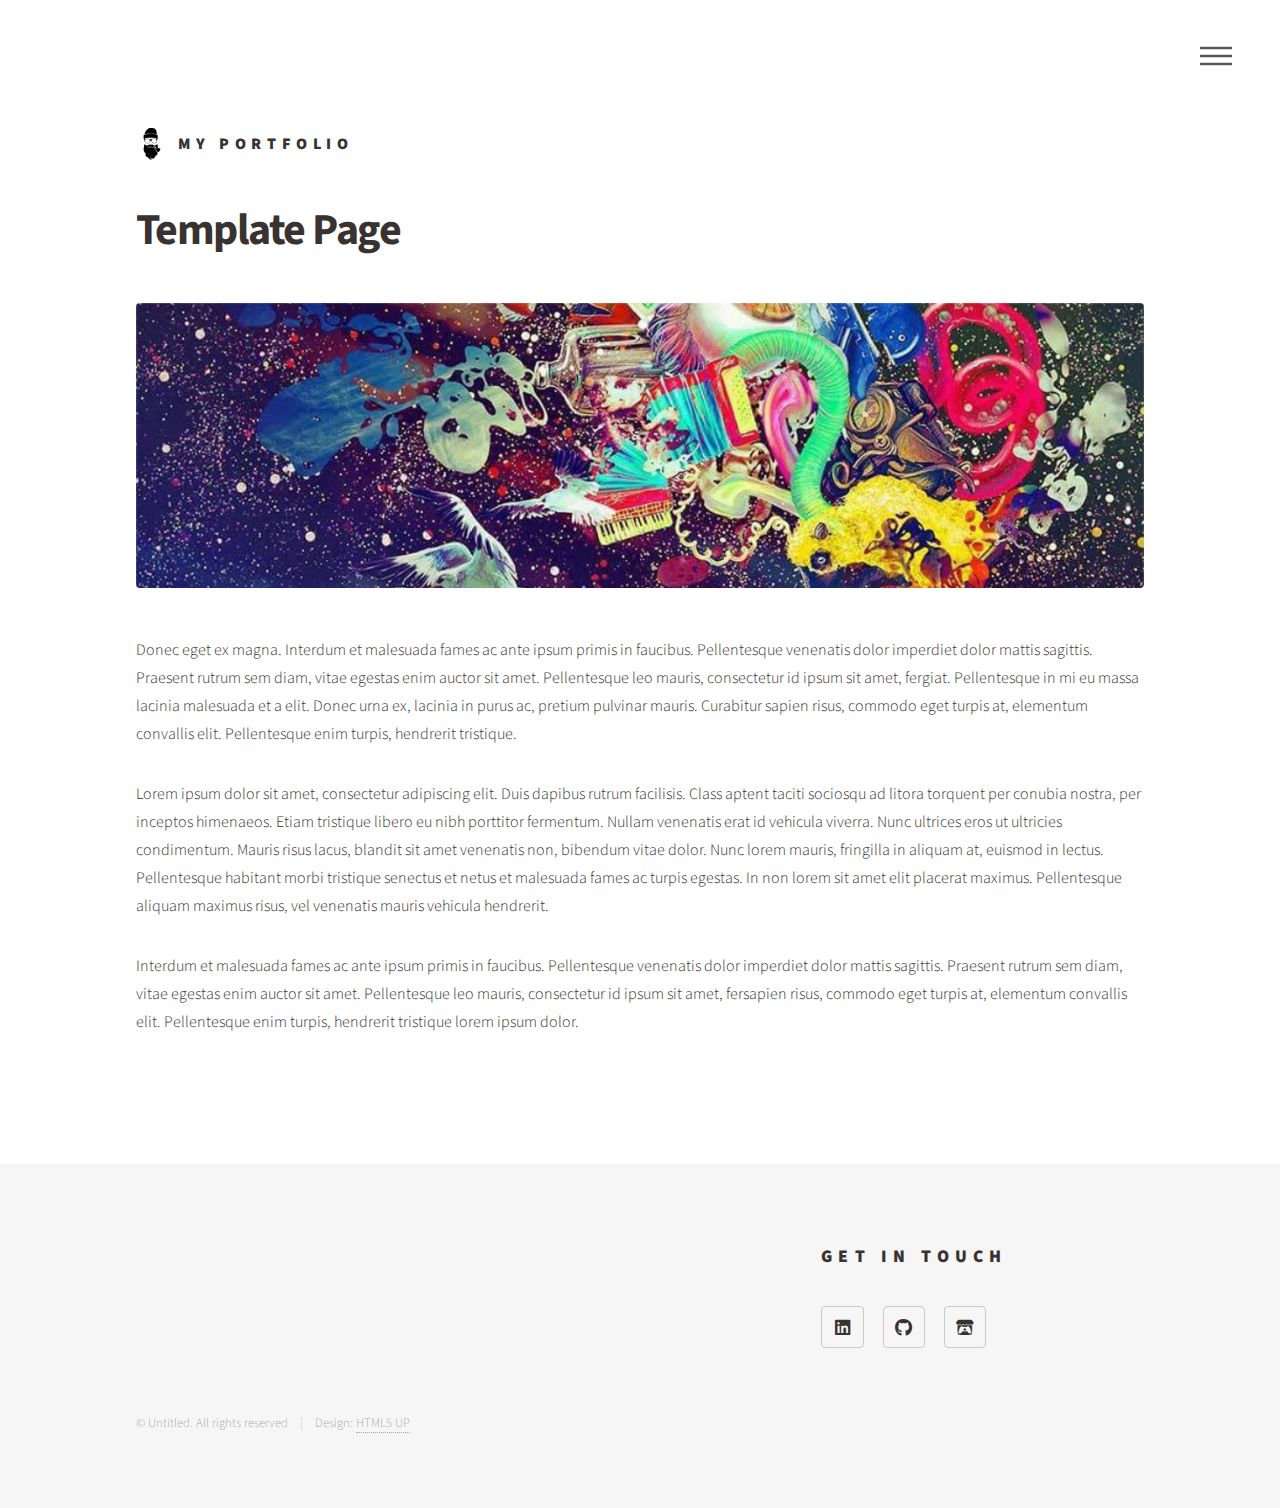
<file: generic.html>
<!DOCTYPE HTML>
<!--
	Phantom by HTML5 UP
	html5up.net | @ajlkn
	Free for personal and commercial use under the CCA 3.0 license (html5up.net/license)
-->
<html>
	<head>
		<title>Portfolio Nevile Ruas</title>
		<meta charset="utf-8" />
		<meta name="viewport" content="width=device-width, initial-scale=1, user-scalable=no" />
		<link rel="stylesheet" href="assets/css/main.css" />
		<noscript><link rel="stylesheet" href="assets/css/noscript.css" /></noscript>
	</head>
	<body class="is-preload">
		<!-- Wrapper -->
			<div id="wrapper">

				<!-- Header -->
					<header id="header">
						<div class="inner">

							<!-- Logo -->
								<a href="index.html" class="logo">
									<span class="symbol"><img src="images/icon_dude.svg" alt="" /></span><span class="title">My Portfolio</span>
								</a>

							<!-- Nav -->
								<nav>
									<ul>
										<li><a href="#menu">Menu</a></li>
									</ul>
								</nav>

						</div>
					</header>

				<!-- Menu -->
					<nav id="menu">
						<h2>Menu</h2>
						<ul>
							<li><a href="index.html">Home</a></li>
							<li><a href="aboutme.html">A bit more about me</a></li>
							<li><a href="aboutwork.html">Career and expectations</a></li>
							<li><a href="generic.html">Contact me</a></li>
							<!-- <li><a href="elements.html">Elements</a></li> -->
						</ul>
					</nav>

				<!-- Main -->
					<div id="main">
						<div class="inner">
							<h1>Template Page</h1>
							<span class="image main"><img src="images/pic13.jpg" alt="" /></span>
							<p>Donec eget ex magna. Interdum et malesuada fames ac ante ipsum primis in faucibus. Pellentesque venenatis dolor imperdiet dolor mattis sagittis. Praesent rutrum sem diam, vitae egestas enim auctor sit amet. Pellentesque leo mauris, consectetur id ipsum sit amet, fergiat. Pellentesque in mi eu massa lacinia malesuada et a elit. Donec urna ex, lacinia in purus ac, pretium pulvinar mauris. Curabitur sapien risus, commodo eget turpis at, elementum convallis elit. Pellentesque enim turpis, hendrerit tristique.</p>
							<p>Lorem ipsum dolor sit amet, consectetur adipiscing elit. Duis dapibus rutrum facilisis. Class aptent taciti sociosqu ad litora torquent per conubia nostra, per inceptos himenaeos. Etiam tristique libero eu nibh porttitor fermentum. Nullam venenatis erat id vehicula viverra. Nunc ultrices eros ut ultricies condimentum. Mauris risus lacus, blandit sit amet venenatis non, bibendum vitae dolor. Nunc lorem mauris, fringilla in aliquam at, euismod in lectus. Pellentesque habitant morbi tristique senectus et netus et malesuada fames ac turpis egestas. In non lorem sit amet elit placerat maximus. Pellentesque aliquam maximus risus, vel venenatis mauris vehicula hendrerit.</p>
							<p>Interdum et malesuada fames ac ante ipsum primis in faucibus. Pellentesque venenatis dolor imperdiet dolor mattis sagittis. Praesent rutrum sem diam, vitae egestas enim auctor sit amet. Pellentesque leo mauris, consectetur id ipsum sit amet, fersapien risus, commodo eget turpis at, elementum convallis elit. Pellentesque enim turpis, hendrerit tristique lorem ipsum dolor.</p>
						</div>
					</div>

				<!-- Footer -->
					<footer id="footer">
						<div class="inner">
							<section>
								<!-- <h2>Get in touch</h2> -->
							</section>
							<section>
								<h2>Get in touch</h2>
								<ul class="icons">
									<li><a href="https://www.linkedin.com/in/nevileruas/" class="icon brands style2 fa-linkedin"><span class="label">LinkedIn</span></a></li>
									<li><a href="https://github.com/Nev32" class="icon brands style2 fa-github"><span class="label">GitHub</span></a></li>
									<li><a href="https://nev32.itch.io/" class="icon brands style2 fa-itch-io"><span class="label">Itch-io</span></a></li>
								</ul>
							</section>
							<ul class="copyright">
								<li>&copy; Untitled. All rights reserved</li><li>Design: <a href="http://html5up.net">HTML5 UP</a></li>
							</ul>
						</div>
					</footer>

			</div>

		<!-- Scripts -->
			<script src="assets/js/jquery.min.js"></script>
			<script src="assets/js/browser.min.js"></script>
			<script src="assets/js/breakpoints.min.js"></script>
			<script src="assets/js/util.js"></script>
			<script src="assets/js/main.js"></script>
			<script src="assets/js/slideshow.js"></script>

	</body>
</html>
</file>
<file: assets/css/noscript.css>
/*
	Phantom by HTML5 UP
	html5up.net | @ajlkn
	Free for personal and commercial use under the CCA 3.0 license (html5up.net/license)
*/

/* Tiles */

	body.is-preload .tiles article {
		-moz-transform: none;
		-webkit-transform: none;
		-ms-transform: none;
		transform: none;
		opacity: 1;
	}
</file>
<file: assets/css/main.css>
@import url(fontawesome-all.min.css);
@import url("https://fonts.googleapis.com/css?family=Source+Sans+Pro:300,700,900");

/*
	Phantom by HTML5 UP
	html5up.net | @ajlkn
	Free for personal and commercial use under the CCA 3.0 license (html5up.net/license)
*/

html, body, div, span, applet, object,
iframe, h1, h2, h3, h4, h5, h6, p, blockquote,
pre, a, abbr, acronym, address, big, cite,
code, del, dfn, em, img, ins, kbd, q, s, samp,
small, strike, strong, sub, sup, tt, var, b,
u, i, center, dl, dt, dd, ol, ul, li, fieldset,
form, label, legend, table, caption, tbody,
tfoot, thead, tr, th, td, article, aside,
canvas, details, embed, figure, figcaption,
footer, header, hgroup, menu, nav, output, ruby,
section, summary, time, mark, audio, video {
	margin: 0;
	padding: 0;
	border: 0;
	font-size: 100%;
	font: inherit;
	vertical-align: baseline;}

article, aside, details, figcaption, figure,
footer, header, hgroup, menu, nav, section {
	display: block;}

body {
	line-height: 1;
}

ol, ul {
	list-style: none;
}

blockquote, q {
	quotes: none;
}

	blockquote:before, blockquote:after, q:before, q:after {
		content: '';
		content: none;
	}

table {
	border-collapse: collapse;
	border-spacing: 0;
}

body {
	-webkit-text-size-adjust: none;
}

mark {
	background-color: transparent;
	color: inherit;
}

input::-moz-focus-inner {
	border: 0;
	padding: 0;
}

input, select, textarea {
	-moz-appearance: none;
	-webkit-appearance: none;
	-ms-appearance: none;
	appearance: none;
}

/* Basic */

	@-ms-viewport {
		width: device-width;
	}

	body {
		-ms-overflow-style: scrollbar;
	}

	@media screen and (max-width: 480px) {

		html, body {
			min-width: 320px;
		}

	}

	html {
		box-sizing: border-box;
	}

	*, *:before, *:after {
		box-sizing: inherit;
	}

	body {
		background: #ffffff;
	}

		body.is-preload *, body.is-preload *:before, body.is-preload *:after {
			-moz-animation: none !important;
			-webkit-animation: none !important;
			-ms-animation: none !important;
			animation: none !important;
			-moz-transition: none !important;
			-webkit-transition: none !important;
			-ms-transition: none !important;
			transition: none !important;
		}

/* Type */

	body, input, select, textarea {
		color: #383230;
		font-family: "Source Sans Pro", Helvetica, sans-serif;
		font-size: 16pt;
		font-weight: 300;
		line-height: 1.75;
	}

		@media screen and (max-width: 1680px) {

			body, input, select, textarea {
				font-size: 14pt;
			}

		}

		@media screen and (max-width: 1280px) {

			body, input, select, textarea {
				font-size: 12pt;
			}

		}

	a {
		-moz-transition: border-bottom-color 0.2s ease, color 0.2s ease;
		-webkit-transition: border-bottom-color 0.2s ease, color 0.2s ease;
		-ms-transition: border-bottom-color 0.2s ease, color 0.2s ease;
		transition: border-bottom-color 0.2s ease, color 0.2s ease;
		text-decoration: none;
		color: #383230;
		border-bottom: dotted 1px rgba(88, 88, 88, 0.5);
	}

		a:hover {
			border-bottom-color: transparent;
			color: #CF8E55 !important;
		}

	strong, b {
		font-weight: 900;
	}

	em, i {
		font-style: italic;
	}

	p {
		margin: 0 0 2em 0;
	}

	h1 {
		font-size: 2.75em;
		font-weight: 700;
		line-height: 1.3;
		margin: 0 0 1em 0;
		letter-spacing: -0.035em;
	}

		h1 a {
			color: inherit;
		}

		@media screen and (max-width: 736px) {

			h1 {
				font-size: 2em;
				margin: 0 0 1em 0;
			}

		}

		@media screen and (max-width: 360px) {

			h1 {
				font-size: 1.75em;
			}

		}

	h2, h3, h4, h5, h6 {
		font-weight: 900;
		line-height: 1.5;
		margin: 0 0 2em 0;
		text-transform: uppercase;
		letter-spacing: 0.35em;
	}

		h2 a, h3 a, h4 a, h5 a, h6 a {
			color: inherit;
		}

	h2 {
		font-size: 1.1em;
	}

	h3 {
		font-size: 1em;
	}

	h4 {
		font-size: 0.8em;
	}

	h5 {
		font-size: 0.8em;
	}

	h6 {
		font-size: 0.8em;
	}

	@media screen and (max-width: 980px) {

		h1 br, h2 br, h3 br, h4 br, h5 br, h6 br {
			display: none;
		}

	}

	@media screen and (max-width: 736px) {

		h2 {
			font-size: 1em;
		}

		h3 {
			font-size: 0.8em;
		}

	}

	sub {
		font-size: 0.8em;
		position: relative;
		top: 0.5em;
	}

	sup {
		font-size: 0.8em;
		position: relative;
		top: -0.5em;
	}

	blockquote {
		border-left: solid 4px #c9c9c9;
		font-style: italic;
		margin: 0 0 2em 0;
		padding: 0.5em 0 0.5em 2em;
	}

	code {
		background: rgba(144, 144, 144, 0.075);
		border-radius: 4px;
		border: solid 1px #c9c9c9;
		font-family: "Courier New", monospace;
		font-size: 0.9em;
		margin: 0 0.25em;
		padding: 0.25em 0.65em;
	}

	pre {
		-webkit-overflow-scrolling: touch;
		font-family: "Courier New", monospace;
		font-size: 0.9em;
		margin: 0 0 2em 0;
	}

		pre code {
			display: block;
			line-height: 1.75;
			padding: 1em 1.5em;
			overflow-x: auto;
		}

	hr {
		border: 0;
		border-bottom: solid 1px #c9c9c9;
		margin: 2em 0;
	}

		hr.major {
			margin: 3em 0;
		}

	.align-left {
		text-align: left;
	}

	.align-center {
		text-align: center;
	}

	.align-right {
		text-align: right;
	}

/* Row */

	.row {
		display: flex;
		flex-wrap: wrap;
		box-sizing: border-box;
		align-items: stretch;
	}

		.row > * {
			box-sizing: border-box;
		}

		.row.gtr-uniform > * > :last-child {
			margin-bottom: 0;
		}

		.row.aln-left {
			justify-content: flex-start;
		}

		.row.aln-center {
			justify-content: center;
		}

		.row.aln-right {
			justify-content: flex-end;
		}

		.row.aln-top {
			align-items: flex-start;
		}

		.row.aln-middle {
			align-items: center;
		}

		.row.aln-bottom {
			align-items: flex-end;
		}

		.row > .imp {
			order: -1;
		}

		.row > .col-1 {
			width: 8.33333%;
		}

		.row > .off-1 {
			margin-left: 8.33333%;
		}

		.row > .col-2 {
			width: 16.66667%;
		}

		.row > .off-2 {
			margin-left: 16.66667%;
		}

		.row > .col-3 {
			width: 25%;
		}

		.row > .off-3 {
			margin-left: 25%;
		}

		.row > .col-4 {
			width: 33.33333%;
		}

		.row > .off-4 {
			margin-left: 33.33333%;
		}

		.row > .col-5 {
			width: 41.66667%;
		}

		.row > .off-5 {
			margin-left: 41.66667%;
		}

		.row > .col-6 {
			width: 50%;
		}

		.row > .off-6 {
			margin-left: 50%;
		}

		.row > .col-7 {
			width: 58.33333%;
		}

		.row > .off-7 {
			margin-left: 58.33333%;
		}

		.row > .col-8 {
			width: 66.66667%;
		}

		.row > .off-8 {
			margin-left: 66.66667%;
		}

		.row > .col-9 {
			width: 75%;
		}

		.row > .off-9 {
			margin-left: 75%;
		}

		.row > .col-10 {
			width: 83.33333%;
		}

		.row > .off-10 {
			margin-left: 83.33333%;
		}

		.row > .col-11 {
			width: 91.66667%;
		}

		.row > .off-11 {
			margin-left: 91.66667%;
		}

		.row > .col-12 {
			width: 100%;
		}

		.row > .off-12 {
			margin-left: 100%;
		}

		.row.gtr-0 {
			margin-top: 0;
			margin-left: 0em;
		}

			.row.gtr-0 > * {
				padding: 0 0 0 0em;
			}

			.row.gtr-0.gtr-uniform {
				margin-top: 0em;
			}

				.row.gtr-0.gtr-uniform > * {
					padding-top: 0em;
				}

		.row.gtr-25 {
			margin-top: 0;
			margin-left: -0.5em;
		}

			.row.gtr-25 > * {
				padding: 0 0 0 0.5em;
			}

			.row.gtr-25.gtr-uniform {
				margin-top: -0.5em;
			}

				.row.gtr-25.gtr-uniform > * {
					padding-top: 0.5em;
				}

		.row.gtr-50 {
			margin-top: 0;
			margin-left: -1em;
		}

			.row.gtr-50 > * {
				padding: 0 0 0 1em;
			}

			.row.gtr-50.gtr-uniform {
				margin-top: -1em;
			}

				.row.gtr-50.gtr-uniform > * {
					padding-top: 1em;
				}

		.row {
			margin-top: 0;
			margin-left: -2em;
		}

			.row > * {
				padding: 0 0 0 2em;
			}

			.row.gtr-uniform {
				margin-top: -2em;
			}

				.row.gtr-uniform > * {
					padding-top: 2em;
				}

		.row.gtr-150 {
			margin-top: 0;
			margin-left: -3em;
		}

			.row.gtr-150 > * {
				padding: 0 0 0 3em;
			}

			.row.gtr-150.gtr-uniform {
				margin-top: -3em;
			}

				.row.gtr-150.gtr-uniform > * {
					padding-top: 3em;
				}

		.row.gtr-200 {
			margin-top: 0;
			margin-left: -4em;
		}

			.row.gtr-200 > * {
				padding: 0 0 0 4em;
			}

			.row.gtr-200.gtr-uniform {
				margin-top: -4em;
			}

				.row.gtr-200.gtr-uniform > * {
					padding-top: 4em;
				}

		@media screen and (max-width: 1680px) {

			.row {
				display: flex;
				flex-wrap: wrap;
				box-sizing: border-box;
				align-items: stretch;
			}

				.row > * {
					box-sizing: border-box;
				}

				.row.gtr-uniform > * > :last-child {
					margin-bottom: 0;
				}

				.row.aln-left {
					justify-content: flex-start;
				}

				.row.aln-center {
					justify-content: center;
				}

				.row.aln-right {
					justify-content: flex-end;
				}

				.row.aln-top {
					align-items: flex-start;
				}

				.row.aln-middle {
					align-items: center;
				}

				.row.aln-bottom {
					align-items: flex-end;
				}

				.row > .imp-xlarge {
					order: -1;
				}

				.row > .col-1-xlarge {
					width: 8.33333%;
				}

				.row > .off-1-xlarge {
					margin-left: 8.33333%;
				}

				.row > .col-2-xlarge {
					width: 16.66667%;
				}

				.row > .off-2-xlarge {
					margin-left: 16.66667%;
				}

				.row > .col-3-xlarge {
					width: 25%;
				}

				.row > .off-3-xlarge {
					margin-left: 25%;
				}

				.row > .col-4-xlarge {
					width: 33.33333%;
				}

				.row > .off-4-xlarge {
					margin-left: 33.33333%;
				}

				.row > .col-5-xlarge {
					width: 41.66667%;
				}

				.row > .off-5-xlarge {
					margin-left: 41.66667%;
				}

				.row > .col-6-xlarge {
					width: 50%;
				}

				.row > .off-6-xlarge {
					margin-left: 50%;
				}

				.row > .col-7-xlarge {
					width: 58.33333%;
				}

				.row > .off-7-xlarge {
					margin-left: 58.33333%;
				}

				.row > .col-8-xlarge {
					width: 66.66667%;
				}

				.row > .off-8-xlarge {
					margin-left: 66.66667%;
				}

				.row > .col-9-xlarge {
					width: 75%;
				}

				.row > .off-9-xlarge {
					margin-left: 75%;
				}

				.row > .col-10-xlarge {
					width: 83.33333%;
				}

				.row > .off-10-xlarge {
					margin-left: 83.33333%;
				}

				.row > .col-11-xlarge {
					width: 91.66667%;
				}

				.row > .off-11-xlarge {
					margin-left: 91.66667%;
				}

				.row > .col-12-xlarge {
					width: 100%;
				}

				.row > .off-12-xlarge {
					margin-left: 100%;
				}

				.row.gtr-0 {
					margin-top: 0;
					margin-left: 0em;
				}

					.row.gtr-0 > * {
						padding: 0 0 0 0em;
					}

					.row.gtr-0.gtr-uniform {
						margin-top: 0em;
					}

						.row.gtr-0.gtr-uniform > * {
							padding-top: 0em;
						}

				.row.gtr-25 {
					margin-top: 0;
					margin-left: -0.5em;
				}

					.row.gtr-25 > * {
						padding: 0 0 0 0.5em;
					}

					.row.gtr-25.gtr-uniform {
						margin-top: -0.5em;
					}

						.row.gtr-25.gtr-uniform > * {
							padding-top: 0.5em;
						}

				.row.gtr-50 {
					margin-top: 0;
					margin-left: -1em;
				}

					.row.gtr-50 > * {
						padding: 0 0 0 1em;
					}

					.row.gtr-50.gtr-uniform {
						margin-top: -1em;
					}

						.row.gtr-50.gtr-uniform > * {
							padding-top: 1em;
						}

				.row {
					margin-top: 0;
					margin-left: -2em;
				}

					.row > * {
						padding: 0 0 0 2em;
					}

					.row.gtr-uniform {
						margin-top: -2em;
					}

						.row.gtr-uniform > * {
							padding-top: 2em;
						}

				.row.gtr-150 {
					margin-top: 0;
					margin-left: -3em;
				}

					.row.gtr-150 > * {
						padding: 0 0 0 3em;
					}

					.row.gtr-150.gtr-uniform {
						margin-top: -3em;
					}

						.row.gtr-150.gtr-uniform > * {
							padding-top: 3em;
						}

				.row.gtr-200 {
					margin-top: 0;
					margin-left: -4em;
				}

					.row.gtr-200 > * {
						padding: 0 0 0 4em;
					}

					.row.gtr-200.gtr-uniform {
						margin-top: -4em;
					}

						.row.gtr-200.gtr-uniform > * {
							padding-top: 4em;
						}

		}

		@media screen and (max-width: 1280px) {

			.row {
				display: flex;
				flex-wrap: wrap;
				box-sizing: border-box;
				align-items: stretch;
			}

				.row > * {
					box-sizing: border-box;
				}

				.row.gtr-uniform > * > :last-child {
					margin-bottom: 0;
				}

				.row.aln-left {
					justify-content: flex-start;
				}

				.row.aln-center {
					justify-content: center;
				}

				.row.aln-right {
					justify-content: flex-end;
				}

				.row.aln-top {
					align-items: flex-start;
				}

				.row.aln-middle {
					align-items: center;
				}

				.row.aln-bottom {
					align-items: flex-end;
				}

				.row > .imp-large {
					order: -1;
				}

				.row > .col-1-large {
					width: 8.33333%;
				}

				.row > .off-1-large {
					margin-left: 8.33333%;
				}

				.row > .col-2-large {
					width: 16.66667%;
				}

				.row > .off-2-large {
					margin-left: 16.66667%;
				}

				.row > .col-3-large {
					width: 25%;
				}

				.row > .off-3-large {
					margin-left: 25%;
				}

				.row > .col-4-large {
					width: 33.33333%;
				}

				.row > .off-4-large {
					margin-left: 33.33333%;
				}

				.row > .col-5-large {
					width: 41.66667%;
				}

				.row > .off-5-large {
					margin-left: 41.66667%;
				}

				.row > .col-6-large {
					width: 50%;
				}

				.row > .off-6-large {
					margin-left: 50%;
				}

				.row > .col-7-large {
					width: 58.33333%;
				}

				.row > .off-7-large {
					margin-left: 58.33333%;
				}

				.row > .col-8-large {
					width: 66.66667%;
				}

				.row > .off-8-large {
					margin-left: 66.66667%;
				}

				.row > .col-9-large {
					width: 75%;
				}

				.row > .off-9-large {
					margin-left: 75%;
				}

				.row > .col-10-large {
					width: 83.33333%;
				}

				.row > .off-10-large {
					margin-left: 83.33333%;
				}

				.row > .col-11-large {
					width: 91.66667%;
				}

				.row > .off-11-large {
					margin-left: 91.66667%;
				}

				.row > .col-12-large {
					width: 100%;
				}

				.row > .off-12-large {
					margin-left: 100%;
				}

				.row.gtr-0 {
					margin-top: 0;
					margin-left: 0em;
				}

					.row.gtr-0 > * {
						padding: 0 0 0 0em;
					}

					.row.gtr-0.gtr-uniform {
						margin-top: 0em;
					}

						.row.gtr-0.gtr-uniform > * {
							padding-top: 0em;
						}

				.row.gtr-25 {
					margin-top: 0;
					margin-left: -0.5em;
				}

					.row.gtr-25 > * {
						padding: 0 0 0 0.5em;
					}

					.row.gtr-25.gtr-uniform {
						margin-top: -0.5em;
					}

						.row.gtr-25.gtr-uniform > * {
							padding-top: 0.5em;
						}

				.row.gtr-50 {
					margin-top: 0;
					margin-left: -1em;
				}

					.row.gtr-50 > * {
						padding: 0 0 0 1em;
					}

					.row.gtr-50.gtr-uniform {
						margin-top: -1em;
					}

						.row.gtr-50.gtr-uniform > * {
							padding-top: 1em;
						}

				.row {
					margin-top: 0;
					margin-left: -2em;
				}

					.row > * {
						padding: 0 0 0 2em;
					}

					.row.gtr-uniform {
						margin-top: -2em;
					}

						.row.gtr-uniform > * {
							padding-top: 2em;
						}

				.row.gtr-150 {
					margin-top: 0;
					margin-left: -3em;
				}

					.row.gtr-150 > * {
						padding: 0 0 0 3em;
					}

					.row.gtr-150.gtr-uniform {
						margin-top: -3em;
					}

						.row.gtr-150.gtr-uniform > * {
							padding-top: 3em;
						}

				.row.gtr-200 {
					margin-top: 0;
					margin-left: -4em;
				}

					.row.gtr-200 > * {
						padding: 0 0 0 4em;
					}

					.row.gtr-200.gtr-uniform {
						margin-top: -4em;
					}

						.row.gtr-200.gtr-uniform > * {
							padding-top: 4em;
						}

		}

		@media screen and (max-width: 980px) {

			.row {
				display: flex;
				flex-wrap: wrap;
				box-sizing: border-box;
				align-items: stretch;
			}

				.row > * {
					box-sizing: border-box;
				}

				.row.gtr-uniform > * > :last-child {
					margin-bottom: 0;
				}

				.row.aln-left {
					justify-content: flex-start;
				}

				.row.aln-center {
					justify-content: center;
				}

				.row.aln-right {
					justify-content: flex-end;
				}

				.row.aln-top {
					align-items: flex-start;
				}

				.row.aln-middle {
					align-items: center;
				}

				.row.aln-bottom {
					align-items: flex-end;
				}

				.row > .imp-medium {
					order: -1;
				}

				.row > .col-1-medium {
					width: 8.33333%;
				}

				.row > .off-1-medium {
					margin-left: 8.33333%;
				}

				.row > .col-2-medium {
					width: 16.66667%;
				}

				.row > .off-2-medium {
					margin-left: 16.66667%;
				}

				.row > .col-3-medium {
					width: 25%;
				}

				.row > .off-3-medium {
					margin-left: 25%;
				}

				.row > .col-4-medium {
					width: 33.33333%;
				}

				.row > .off-4-medium {
					margin-left: 33.33333%;
				}

				.row > .col-5-medium {
					width: 41.66667%;
				}

				.row > .off-5-medium {
					margin-left: 41.66667%;
				}

				.row > .col-6-medium {
					width: 50%;
				}

				.row > .off-6-medium {
					margin-left: 50%;
				}

				.row > .col-7-medium {
					width: 58.33333%;
				}

				.row > .off-7-medium {
					margin-left: 58.33333%;
				}

				.row > .col-8-medium {
					width: 66.66667%;
				}

				.row > .off-8-medium {
					margin-left: 66.66667%;
				}

				.row > .col-9-medium {
					width: 75%;
				}

				.row > .off-9-medium {
					margin-left: 75%;
				}

				.row > .col-10-medium {
					width: 83.33333%;
				}

				.row > .off-10-medium {
					margin-left: 83.33333%;
				}

				.row > .col-11-medium {
					width: 91.66667%;
				}

				.row > .off-11-medium {
					margin-left: 91.66667%;
				}

				.row > .col-12-medium {
					width: 100%;
				}

				.row > .off-12-medium {
					margin-left: 100%;
				}

				.row.gtr-0 {
					margin-top: 0;
					margin-left: 0em;
				}

					.row.gtr-0 > * {
						padding: 0 0 0 0em;
					}

					.row.gtr-0.gtr-uniform {
						margin-top: 0em;
					}

						.row.gtr-0.gtr-uniform > * {
							padding-top: 0em;
						}

				.row.gtr-25 {
					margin-top: 0;
					margin-left: -0.375em;
				}

					.row.gtr-25 > * {
						padding: 0 0 0 0.375em;
					}

					.row.gtr-25.gtr-uniform {
						margin-top: -0.375em;
					}

						.row.gtr-25.gtr-uniform > * {
							padding-top: 0.375em;
						}

				.row.gtr-50 {
					margin-top: 0;
					margin-left: -0.75em;
				}

					.row.gtr-50 > * {
						padding: 0 0 0 0.75em;
					}

					.row.gtr-50.gtr-uniform {
						margin-top: -0.75em;
					}

						.row.gtr-50.gtr-uniform > * {
							padding-top: 0.75em;
						}

				.row {
					margin-top: 0;
					margin-left: -1.5em;
				}

					.row > * {
						padding: 0 0 0 1.5em;
					}

					.row.gtr-uniform {
						margin-top: -1.5em;
					}

						.row.gtr-uniform > * {
							padding-top: 1.5em;
						}

				.row.gtr-150 {
					margin-top: 0;
					margin-left: -2.25em;
				}

					.row.gtr-150 > * {
						padding: 0 0 0 2.25em;
					}

					.row.gtr-150.gtr-uniform {
						margin-top: -2.25em;
					}

						.row.gtr-150.gtr-uniform > * {
							padding-top: 2.25em;
						}

				.row.gtr-200 {
					margin-top: 0;
					margin-left: -3em;
				}

					.row.gtr-200 > * {
						padding: 0 0 0 3em;
					}

					.row.gtr-200.gtr-uniform {
						margin-top: -3em;
					}

						.row.gtr-200.gtr-uniform > * {
							padding-top: 3em;
						}

		}

		@media screen and (max-width: 736px) {

			.row {
				display: flex;
				flex-wrap: wrap;
				box-sizing: border-box;
				align-items: stretch;
			}

				.row > * {
					box-sizing: border-box;
				}

				.row.gtr-uniform > * > :last-child {
					margin-bottom: 0;
				}

				.row.aln-left {
					justify-content: flex-start;
				}

				.row.aln-center {
					justify-content: center;
				}

				.row.aln-right {
					justify-content: flex-end;
				}

				.row.aln-top {
					align-items: flex-start;
				}

				.row.aln-middle {
					align-items: center;
				}

				.row.aln-bottom {
					align-items: flex-end;
				}

				.row > .imp-small {
					order: -1;
				}

				.row > .col-1-small {
					width: 8.33333%;
				}

				.row > .off-1-small {
					margin-left: 8.33333%;
				}

				.row > .col-2-small {
					width: 16.66667%;
				}

				.row > .off-2-small {
					margin-left: 16.66667%;
				}

				.row > .col-3-small {
					width: 25%;
				}

				.row > .off-3-small {
					margin-left: 25%;
				}

				.row > .col-4-small {
					width: 33.33333%;
				}

				.row > .off-4-small {
					margin-left: 33.33333%;
				}

				.row > .col-5-small {
					width: 41.66667%;
				}

				.row > .off-5-small {
					margin-left: 41.66667%;
				}

				.row > .col-6-small {
					width: 50%;
				}

				.row > .off-6-small {
					margin-left: 50%;
				}

				.row > .col-7-small {
					width: 58.33333%;
				}

				.row > .off-7-small {
					margin-left: 58.33333%;
				}

				.row > .col-8-small {
					width: 66.66667%;
				}

				.row > .off-8-small {
					margin-left: 66.66667%;
				}

				.row > .col-9-small {
					width: 75%;
				}

				.row > .off-9-small {
					margin-left: 75%;
				}

				.row > .col-10-small {
					width: 83.33333%;
				}

				.row > .off-10-small {
					margin-left: 83.33333%;
				}

				.row > .col-11-small {
					width: 91.66667%;
				}

				.row > .off-11-small {
					margin-left: 91.66667%;
				}

				.row > .col-12-small {
					width: 100%;
				}

				.row > .off-12-small {
					margin-left: 100%;
				}

				.row.gtr-0 {
					margin-top: 0;
					margin-left: 0em;
				}

					.row.gtr-0 > * {
						padding: 0 0 0 0em;
					}

					.row.gtr-0.gtr-uniform {
						margin-top: 0em;
					}

						.row.gtr-0.gtr-uniform > * {
							padding-top: 0em;
						}

				.row.gtr-25 {
					margin-top: 0;
					margin-left: -0.25em;
				}

					.row.gtr-25 > * {
						padding: 0 0 0 0.25em;
					}

					.row.gtr-25.gtr-uniform {
						margin-top: -0.25em;
					}

						.row.gtr-25.gtr-uniform > * {
							padding-top: 0.25em;
						}

				.row.gtr-50 {
					margin-top: 0;
					margin-left: -0.5em;
				}

					.row.gtr-50 > * {
						padding: 0 0 0 0.5em;
					}

					.row.gtr-50.gtr-uniform {
						margin-top: -0.5em;
					}

						.row.gtr-50.gtr-uniform > * {
							padding-top: 0.5em;
						}

				.row {
					margin-top: 0;
					margin-left: -1em;
				}

					.row > * {
						padding: 0 0 0 1em;
					}

					.row.gtr-uniform {
						margin-top: -1em;
					}

						.row.gtr-uniform > * {
							padding-top: 1em;
						}

				.row.gtr-150 {
					margin-top: 0;
					margin-left: -1.5em;
				}

					.row.gtr-150 > * {
						padding: 0 0 0 1.5em;
					}

					.row.gtr-150.gtr-uniform {
						margin-top: -1.5em;
					}

						.row.gtr-150.gtr-uniform > * {
							padding-top: 1.5em;
						}

				.row.gtr-200 {
					margin-top: 0;
					margin-left: -2em;
				}

					.row.gtr-200 > * {
						padding: 0 0 0 2em;
					}

					.row.gtr-200.gtr-uniform {
						margin-top: -2em;
					}

						.row.gtr-200.gtr-uniform > * {
							padding-top: 2em;
						}

		}

		@media screen and (max-width: 480px) {

			.row {
				display: flex;
				flex-wrap: wrap;
				box-sizing: border-box;
				align-items: stretch;
			}

				.row > * {
					box-sizing: border-box;
				}

				.row.gtr-uniform > * > :last-child {
					margin-bottom: 0;
				}

				.row.aln-left {
					justify-content: flex-start;
				}

				.row.aln-center {
					justify-content: center;
				}

				.row.aln-right {
					justify-content: flex-end;
				}

				.row.aln-top {
					align-items: flex-start;
				}

				.row.aln-middle {
					align-items: center;
				}

				.row.aln-bottom {
					align-items: flex-end;
				}

				.row > .imp-xsmall {
					order: -1;
				}

				.row > .col-1-xsmall {
					width: 8.33333%;
				}

				.row > .off-1-xsmall {
					margin-left: 8.33333%;
				}

				.row > .col-2-xsmall {
					width: 16.66667%;
				}

				.row > .off-2-xsmall {
					margin-left: 16.66667%;
				}

				.row > .col-3-xsmall {
					width: 25%;
				}

				.row > .off-3-xsmall {
					margin-left: 25%;
				}

				.row > .col-4-xsmall {
					width: 33.33333%;
				}

				.row > .off-4-xsmall {
					margin-left: 33.33333%;
				}

				.row > .col-5-xsmall {
					width: 41.66667%;
				}

				.row > .off-5-xsmall {
					margin-left: 41.66667%;
				}

				.row > .col-6-xsmall {
					width: 50%;
				}

				.row > .off-6-xsmall {
					margin-left: 50%;
				}

				.row > .col-7-xsmall {
					width: 58.33333%;
				}

				.row > .off-7-xsmall {
					margin-left: 58.33333%;
				}

				.row > .col-8-xsmall {
					width: 66.66667%;
				}

				.row > .off-8-xsmall {
					margin-left: 66.66667%;
				}

				.row > .col-9-xsmall {
					width: 75%;
				}

				.row > .off-9-xsmall {
					margin-left: 75%;
				}

				.row > .col-10-xsmall {
					width: 83.33333%;
				}

				.row > .off-10-xsmall {
					margin-left: 83.33333%;
				}

				.row > .col-11-xsmall {
					width: 91.66667%;
				}

				.row > .off-11-xsmall {
					margin-left: 91.66667%;
				}

				.row > .col-12-xsmall {
					width: 100%;
				}

				.row > .off-12-xsmall {
					margin-left: 100%;
				}

				.row.gtr-0 {
					margin-top: 0;
					margin-left: 0em;
				}

					.row.gtr-0 > * {
						padding: 0 0 0 0em;
					}

					.row.gtr-0.gtr-uniform {
						margin-top: 0em;
					}

						.row.gtr-0.gtr-uniform > * {
							padding-top: 0em;
						}

				.row.gtr-25 {
					margin-top: 0;
					margin-left: -0.25em;
				}

					.row.gtr-25 > * {
						padding: 0 0 0 0.25em;
					}

					.row.gtr-25.gtr-uniform {
						margin-top: -0.25em;
					}

						.row.gtr-25.gtr-uniform > * {
							padding-top: 0.25em;
						}

				.row.gtr-50 {
					margin-top: 0;
					margin-left: -0.5em;
				}

					.row.gtr-50 > * {
						padding: 0 0 0 0.5em;
					}

					.row.gtr-50.gtr-uniform {
						margin-top: -0.5em;
					}

						.row.gtr-50.gtr-uniform > * {
							padding-top: 0.5em;
						}

				.row {
					margin-top: 0;
					margin-left: -1em;
				}

					.row > * {
						padding: 0 0 0 1em;
					}

					.row.gtr-uniform {
						margin-top: -1em;
					}

						.row.gtr-uniform > * {
							padding-top: 1em;
						}

				.row.gtr-150 {
					margin-top: 0;
					margin-left: -1.5em;
				}

					.row.gtr-150 > * {
						padding: 0 0 0 1.5em;
					}

					.row.gtr-150.gtr-uniform {
						margin-top: -1.5em;
					}

						.row.gtr-150.gtr-uniform > * {
							padding-top: 1.5em;
						}

				.row.gtr-200 {
					margin-top: 0;
					margin-left: -2em;
				}

					.row.gtr-200 > * {
						padding: 0 0 0 2em;
					}

					.row.gtr-200.gtr-uniform {
						margin-top: -2em;
					}

						.row.gtr-200.gtr-uniform > * {
							padding-top: 2em;
						}

		}

/* Section/Article */

	section.special, article.special {
		text-align: center;
	}

	header p {
		margin-top: -1em;
	}

	@media screen and (max-width: 736px) {

		header p {
			margin-top: 0;
		}

	}

/* Icon */

	.icon {
		text-decoration: none;
		border-bottom: none;
		position: relative;
	}

		.icon:before {
			-moz-osx-font-smoothing: grayscale;
			-webkit-font-smoothing: antialiased;
			display: inline-block;
			font-style: normal;
			font-variant: normal;
			text-rendering: auto;
			line-height: 1;
			text-transform: none !important;
			font-family: 'Font Awesome 5 Free';
			font-weight: 400;
		}

		.icon > .label {
			display: none;
		}

		.icon:before {
			line-height: inherit;
		}

		.icon.solid:before {
			font-weight: 900;
		}

		.icon.brands:before {
			font-family: 'Font Awesome 5 Brands';
		}

		.icon.style2 {
			-moz-transition: background-color 0.2s ease-in-out, color 0.2s ease-in-out, border-color 0.2s ease-in-out;
			-webkit-transition: background-color 0.2s ease-in-out, color 0.2s ease-in-out, border-color 0.2s ease-in-out;
			-ms-transition: background-color 0.2s ease-in-out, color 0.2s ease-in-out, border-color 0.2s ease-in-out;
			transition: background-color 0.2s ease-in-out, color 0.2s ease-in-out, border-color 0.2s ease-in-out;
			background-color: transparent;
			border: solid 1px #c9c9c9;
			border-radius: 4px;
			width: 2.65em;
			height: 2.65em;
			display: inline-block;
			text-align: center;
			line-height: 2.65em;
			color: inherit;
		}

			.icon.style2:before {
				font-size: 1.1em;
			}

			.icon.style2:hover {
				color: #CF8E55;
				border-color: #CF8E55;
			}

			.icon.style2:active {
				background-color: rgba(242, 132, 158, 0.1);
			}

/* List */

	ol {
		list-style: decimal;
		margin: 0 0 2em 0;
		padding-left: 1.25em;
	}

		ol li {
			padding-left: 0.25em;
		}

	ul {
		list-style: disc;
		margin: 0 0 2em 0;
		padding-left: 1em;
	}

		ul li {
			padding-left: 0.5em;
		}

		ul.alt {
			list-style: none;
			padding-left: 0;
		}

			ul.alt li {
				border-top: solid 1px #c9c9c9;
				padding: 0.5em 0;
			}

				ul.alt li:first-child {
					border-top: 0;
					padding-top: 0;
				}

	dl {
		margin: 0 0 2em 0;
	}

		dl dt {
			display: block;
			font-weight: 900;
			margin: 0 0 1em 0;
		}

		dl dd {
			margin-left: 2em;
		}

/* Actions */

	ul.actions {
		display: -moz-flex;
		display: -webkit-flex;
		display: -ms-flex;
		display: flex;
		cursor: default;
		list-style: none;
		margin-left: -1em;
		padding-left: 0;
	}

		ul.actions li {
			padding: 0 0 0 1em;
			vertical-align: middle;
		}

		ul.actions.special {
			-moz-justify-content: center;
			-webkit-justify-content: center;
			-ms-justify-content: center;
			justify-content: center;
			width: 100%;
			margin-left: 0;
		}

			ul.actions.special li:first-child {
				padding-left: 0;
			}

		ul.actions.stacked {
			-moz-flex-direction: column;
			-webkit-flex-direction: column;
			-ms-flex-direction: column;
			flex-direction: column;
			margin-left: 0;
		}

			ul.actions.stacked li {
				padding: 1.3em 0 0 0;
			}

				ul.actions.stacked li:first-child {
					padding-top: 0;
				}

		ul.actions.fit {
			width: calc(100% + 1em);
		}

			ul.actions.fit li {
				-moz-flex-grow: 1;
				-webkit-flex-grow: 1;
				-ms-flex-grow: 1;
				flex-grow: 1;
				-moz-flex-shrink: 1;
				-webkit-flex-shrink: 1;
				-ms-flex-shrink: 1;
				flex-shrink: 1;
				width: 100%;
			}

				ul.actions.fit li > * {
					width: 100%;
				}

			ul.actions.fit.stacked {
				width: 100%;
			}

		@media screen and (max-width: 480px) {

			ul.actions:not(.fixed) {
				-moz-flex-direction: column;
				-webkit-flex-direction: column;
				-ms-flex-direction: column;
				flex-direction: column;
				margin-left: 0;
				width: 100% !important;
			}

				ul.actions:not(.fixed) li {
					-moz-flex-grow: 1;
					-webkit-flex-grow: 1;
					-ms-flex-grow: 1;
					flex-grow: 1;
					-moz-flex-shrink: 1;
					-webkit-flex-shrink: 1;
					-ms-flex-shrink: 1;
					flex-shrink: 1;
					padding: 1em 0 0 0;
					text-align: center;
					width: 100%;
				}

					ul.actions:not(.fixed) li > * {
						width: 100%;
					}

					ul.actions:not(.fixed) li:first-child {
						padding-top: 0;
					}

					ul.actions:not(.fixed) li input[type="submit"],
					ul.actions:not(.fixed) li input[type="reset"],
					ul.actions:not(.fixed) li input[type="button"],
					ul.actions:not(.fixed) li button,
					ul.actions:not(.fixed) li .button {
						width: 100%;
					}

						ul.actions:not(.fixed) li input[type="submit"].icon:before,
						ul.actions:not(.fixed) li input[type="reset"].icon:before,
						ul.actions:not(.fixed) li input[type="button"].icon:before,
						ul.actions:not(.fixed) li button.icon:before,
						ul.actions:not(.fixed) li .button.icon:before {
							margin-left: -0.5rem;
						}

		}
/* iframe */

.iframe-container{
position: relative;
width: 100%;
padding-bottom: 56.25%;
height: 0px;
}
.iframe-container iframe{
	position: absolute;
	top: 0;
	bottom: 0;
	width: 100%;
	height: 100%;
}

/* Icons */

	ul.icons {
		cursor: default;
		list-style: none;
		padding-left: 0;
		margin: -1em 0 2em -1em;
	}

		ul.icons li {
			display: inline-block;
			padding: 1em 0 0 1em;
		}

/* Form */

	form {
		margin: 0 0 2em 0;
		overflow-x: hidden;
	}

		form > :last-child {
			margin-bottom: 0;
		}

		form > .fields {
			display: -moz-flex;
			display: -webkit-flex;
			display: -ms-flex;
			display: flex;
			-moz-flex-wrap: wrap;
			-webkit-flex-wrap: wrap;
			-ms-flex-wrap: wrap;
			flex-wrap: wrap;
			width: calc(100% + 3em);
			margin: -1.5em 0 2em -1.5em;
		}

			form > .fields > .field {
				-moz-flex-grow: 0;
				-webkit-flex-grow: 0;
				-ms-flex-grow: 0;
				flex-grow: 0;
				-moz-flex-shrink: 0;
				-webkit-flex-shrink: 0;
				-ms-flex-shrink: 0;
				flex-shrink: 0;
				padding: 1.5em 0 0 1.5em;
				width: calc(100% - 1.5em);
			}

				form > .fields > .field.half {
					width: calc(50% - 0.75em);
				}

				form > .fields > .field.third {
					width: calc(100%/3 - 0.5em);
				}

				form > .fields > .field.quarter {
					width: calc(25% - 0.375em);
				}

		@media screen and (max-width: 480px) {

			form > .fields {
				width: calc(100% + 3em);
				margin: -1.5em 0 2em -1.5em;
			}

				form > .fields > .field {
					padding: 1.5em 0 0 1.5em;
					width: calc(100% - 1.5em);
				}

					form > .fields > .field.half {
						width: calc(100% - 1.5em);
					}

					form > .fields > .field.third {
						width: calc(100% - 1.5em);
					}

					form > .fields > .field.quarter {
						width: calc(100% - 1.5em);
					}

		}

	label {
		display: block;
		font-size: 0.9em;
		font-weight: 900;
		margin: 0 0 1em 0;
	}

	input[type="text"],
	input[type="password"],
	input[type="email"],
	input[type="tel"],
	select,
	textarea {
		-moz-appearance: none;
		-webkit-appearance: none;
		-ms-appearance: none;
		appearance: none;
		background-color: transparent;
		border: none;
		border-radius: 0;
		border-bottom: solid 1px #c9c9c9;
		color: inherit;
		display: block;
		outline: 0;
		padding: 0;
		text-decoration: none;
		width: 100%;
	}

		input[type="text"]:invalid,
		input[type="password"]:invalid,
		input[type="email"]:invalid,
		input[type="tel"]:invalid,
		select:invalid,
		textarea:invalid {
			box-shadow: none;
		}

		input[type="text"]:focus,
		input[type="password"]:focus,
		input[type="email"]:focus,
		input[type="tel"]:focus,
		select:focus,
		textarea:focus {
			border-bottom-color: #f2849e;
			box-shadow: inset 0 -1px 0 0 #f2849e;
		}

	select {
		background-image: url("data:image/svg+xml;charset=utf8,%3Csvg xmlns='http://www.w3.org/2000/svg' width='40' height='40' preserveAspectRatio='none' viewBox='0 0 40 40'%3E%3Cpath d='M9.4,12.3l10.4,10.4l10.4-10.4c0.2-0.2,0.5-0.4,0.9-0.4c0.3,0,0.6,0.1,0.9,0.4l3.3,3.3c0.2,0.2,0.4,0.5,0.4,0.9 c0,0.4-0.1,0.6-0.4,0.9L20.7,31.9c-0.2,0.2-0.5,0.4-0.9,0.4c-0.3,0-0.6-0.1-0.9-0.4L4.3,17.3c-0.2-0.2-0.4-0.5-0.4-0.9 c0-0.4,0.1-0.6,0.4-0.9l3.3-3.3c0.2-0.2,0.5-0.4,0.9-0.4S9.1,12.1,9.4,12.3z' fill='%23c9c9c9' /%3E%3C/svg%3E");
		background-size: 1.25rem;
		background-repeat: no-repeat;
		background-position: calc(100% - 1rem) center;
		height: 3em;
		padding-right: 3em;
		text-overflow: ellipsis;
	}

		select option {
			background: #ffffff;
		}

		select:focus::-ms-value {
			background-color: transparent;
		}

		select::-ms-expand {
			display: none;
		}

	input[type="text"],
	input[type="password"],
	input[type="email"],
	select {
		height: 3em;
	}

	textarea {
		padding: 0;
		min-height: 3.75em;
	}

	input[type="checkbox"],
	input[type="radio"] {
		-moz-appearance: none;
		-webkit-appearance: none;
		-ms-appearance: none;
		appearance: none;
		display: block;
		float: left;
		margin-right: -2em;
		opacity: 0;
		width: 1em;
		z-index: -1;
	}

		input[type="checkbox"] + label,
		input[type="radio"] + label {
			text-decoration: none;
			color: #585858;
			cursor: pointer;
			display: inline-block;
			font-size: 1em;
			font-weight: 300;
			padding-left: 2.55em;
			padding-right: 0.75em;
			position: relative;
		}

			input[type="checkbox"] + label:before,
			input[type="radio"] + label:before {
				-moz-osx-font-smoothing: grayscale;
				-webkit-font-smoothing: antialiased;
				display: inline-block;
				font-style: normal;
				font-variant: normal;
				text-rendering: auto;
				line-height: 1;
				text-transform: none !important;
				font-family: 'Font Awesome 5 Free';
				font-weight: 900;
			}

			input[type="checkbox"] + label:before,
			input[type="radio"] + label:before {
				border-radius: 4px;
				border: solid 1px #c9c9c9;
				content: '';
				display: inline-block;
				font-size: 0.8em;
				height: 2.25em;
				left: 0;
				line-height: 2.25em;
				position: absolute;
				text-align: center;
				top: 0;
				width: 2.25em;
			}

		input[type="checkbox"]:checked + label:before,
		input[type="radio"]:checked + label:before {
			background: #585858;
			border-color: #585858;
			color: #ffffff;
			content: '\f00c';
		}

		input[type="checkbox"]:focus + label:before,
		input[type="radio"]:focus + label:before {
			border-color: #CF8E55;
			box-shadow: 0 0 0 1px #CF8E55;
		}

	input[type="checkbox"] + label:before {
		border-radius: 4px;
	}

	input[type="radio"] + label:before {
		border-radius: 100%;
	}

/* Box */

	.box {
		border-radius: 4px;
		border: solid 1px #c9c9c9;
		margin-bottom: 2em;
		padding: 1.5em;
	}

		.box > :last-child,
		.box > :last-child > :last-child,
		.box > :last-child > :last-child > :last-child {
			margin-bottom: 0;
		}

		.box.alt {
			border: 0;
			border-radius: 0;
			padding: 0;
		}

/* Image */

	.image {
		border-radius: 4px;
		border: 0;
		display: inline-block;
		position: relative;
	}

		.image img {
			border-radius: 4px;
			display: block;
		}

		.image.left, .image.right {
			max-width: 40%;
		}

			.image.left img, .image.right img {
				width: 100%;
			}

		.image.left {
			float: left;
			padding: 0 1.5em 1em 0;
			top: 0.25em;
		}

		.image.right {
			float: right;
			padding: 0 0 1em 1.5em;
			top: 0.25em;
		}

		.image.fit {
			display: block;
			margin: 0 0 2em 0;
			width: 100%;
		}

			.image.fit img {
				width: 100%;
			}

		.image.main {
			display: block;
			margin: 0 0 3em 0;
			width: 100%;
		}

			.image.main img {
				width: 100%;
			}

			@media screen and (max-width: 736px) {

				.image.main {
					margin: 0 0 2em 0;
				}

			}

/* Table */

	.table-wrapper {
		-webkit-overflow-scrolling: touch;
		overflow-x: auto;
	}

	table {
		margin: 0 0 2em 0;
		width: 100%;
	}

		table tbody tr {
			border: solid 1px #c9c9c9;
			border-left: 0;
			border-right: 0;
		}

			table tbody tr:nth-child(2n + 1) {
				background-color: rgba(144, 144, 144, 0.075);
			}

		table td {
			padding: 0.75em 0.75em;
		}

		table th {
			font-size: 0.9em;
			font-weight: 900;
			padding: 0 0.75em 0.75em 0.75em;
			text-align: left;
		}

		table thead {
			border-bottom: solid 2px #c9c9c9;
		}

		table tfoot {
			border-top: solid 2px #c9c9c9;
		}

		table.alt {
			border-collapse: separate;
		}

			table.alt tbody tr td {
				border: solid 1px #c9c9c9;
				border-left-width: 0;
				border-top-width: 0;
			}

				table.alt tbody tr td:first-child {
					border-left-width: 1px;
				}

			table.alt tbody tr:first-child td {
				border-top-width: 1px;
			}

			table.alt thead {
				border-bottom: 0;
			}

			table.alt tfoot {
				border-top: 0;
			}

/* Button */

	input[type="submit"],
	input[type="reset"],
	input[type="button"],
	button,
	.button {
		-moz-appearance: none;
		-webkit-appearance: none;
		-ms-appearance: none;
		appearance: none;
		-moz-transition: background-color 0.2s ease-in-out, color 0.2s ease-in-out, box-shadow 0.2s ease-in-out;
		-webkit-transition: background-color 0.2s ease-in-out, color 0.2s ease-in-out, box-shadow 0.2s ease-in-out;
		-ms-transition: background-color 0.2s ease-in-out, color 0.2s ease-in-out, box-shadow 0.2s ease-in-out;
		transition: background-color 0.2s ease-in-out, color 0.2s ease-in-out, box-shadow 0.2s ease-in-out;
		background-color: transparent;
		border-radius: 4px;
		border: 0;
		box-shadow: inset 0 0 0 2px #585858;
		color: #585858 !important;
		cursor: pointer;
		display: inline-block;
		font-size: 0.8em;
		font-weight: 900;
		height: 3.5em;
		letter-spacing: 0.35em;
		line-height: 3.45em;
		overflow: hidden;
		padding: 0 1.25em 0 1.6em;
		text-align: center;
		text-decoration: none;
		text-overflow: ellipsis;
		text-transform: uppercase;
		white-space: nowrap;
	}

		input[type="submit"].icon:before,
		input[type="reset"].icon:before,
		input[type="button"].icon:before,
		button.icon:before,
		.button.icon:before {
			margin-right: 0.5em;
		}

		input[type="submit"].fit,
		input[type="reset"].fit,
		input[type="button"].fit,
		button.fit,
		.button.fit {
			width: 100%;
		}

		input[type="submit"]:hover,
		input[type="reset"]:hover,
		input[type="button"]:hover,
		button:hover,
		.button:hover {
			color: #f2849e !important;
			box-shadow: inset 0 0 0 2px #f2849e;
		}

		input[type="submit"]:active,
		input[type="reset"]:active,
		input[type="button"]:active,
		button:active,
		.button:active {
			background-color: rgba(242, 132, 158, 0.1);
		}

		input[type="submit"].small,
		input[type="reset"].small,
		input[type="button"].small,
		button.small,
		.button.small {
			font-size: 0.6em;
		}

		input[type="submit"].large,
		input[type="reset"].large,
		input[type="button"].large,
		button.large,
		.button.large {
			font-size: 1em;
		}

		input[type="submit"].primary,
		input[type="reset"].primary,
		input[type="button"].primary,
		button.primary,
		.button.primary {
			box-shadow: none;
			background-color: #585858;
			color: #ffffff !important;
		}

			input[type="submit"].primary:hover,
			input[type="reset"].primary:hover,
			input[type="button"].primary:hover,
			button.primary:hover,
			.button.primary:hover {
				background-color: #f2849e;
			}

			input[type="submit"].primary:active,
			input[type="reset"].primary:active,
			input[type="button"].primary:active,
			button.primary:active,
			.button.primary:active {
				background-color: #ee5f81;
			}

		input[type="submit"].disabled, input[type="submit"]:disabled,
		input[type="reset"].disabled,
		input[type="reset"]:disabled,
		input[type="button"].disabled,
		input[type="button"]:disabled,
		button.disabled,
		button:disabled,
		.button.disabled,
		.button:disabled {
			pointer-events: none;
			opacity: 0.25;
		}

/* Tiles */

	.tiles {
		display: -moz-flex;
		display: -webkit-flex;
		display: -ms-flex;
		display: flex;
		-moz-flex-wrap: wrap;
		-webkit-flex-wrap: wrap;
		-ms-flex-wrap: wrap;
		flex-wrap: wrap;
		position: relative;
		margin: -2.5em 0 0 -2.5em;
	}

		.tiles article {
			-moz-transition: -moz-transform 0.5s ease, opacity 0.5s ease;
			-webkit-transition: -webkit-transform 0.5s ease, opacity 0.5s ease;
			-ms-transition: -ms-transform 0.5s ease, opacity 0.5s ease;
			transition: transform 0.5s ease, opacity 0.5s ease;
			position: relative;
			width: calc(33.33333% - 2.5em);
			margin: 2.5em 0 0 2.5em;
		}

			.tiles article > .image {
				-moz-transition: -moz-transform 0.5s ease;
				-webkit-transition: -webkit-transform 0.5s ease;
				-ms-transition: -ms-transform 0.5s ease;
				transition: transform 0.5s ease;
				position: relative;
				display: block;
				width: 100%;
				border-radius: 4px;
				overflow: hidden;
			}

				.tiles article > .image img {
					display: block;
					width: 100%;
				}

				.tiles article > .image:before {
					pointer-events: none;
					-moz-transition: background-color 0.5s ease, opacity 0.5s ease;
					-webkit-transition: background-color 0.5s ease, opacity 0.5s ease;
					-ms-transition: background-color 0.5s ease, opacity 0.5s ease;
					transition: background-color 0.5s ease, opacity 0.5s ease;
					content: '';
					display: block;
					position: absolute;
					top: 0;
					left: 0;
					width: 100%;
					height: 100%;
					opacity: 1.0;
					z-index: 1;
					opacity: 0.8;
				}

				.tiles article > .image:after {
					pointer-events: none;
					-moz-transition: opacity 0.5s ease;
					-webkit-transition: opacity 0.5s ease;
					-ms-transition: opacity 0.5s ease;
					transition: opacity 0.5s ease;
					content: '';
					display: block;
					position: absolute;
					top: 0;
					left: 0;
					width: 100%;
					height: 100%;
					background-image: url("data:image/svg+xml;charset=utf8,%3Csvg xmlns='http://www.w3.org/2000/svg' width='100' height='100' viewBox='0 0 100 100' preserveAspectRatio='none'%3E%3Cstyle%3Eline %7B stroke-width: 0.25px%3B stroke: %23ffffff%3B %7D%3C/style%3E%3Cline x1='0' y1='0' x2='100' y2='100' /%3E%3Cline x1='100' y1='0' x2='0' y2='100' /%3E%3C/svg%3E");
					background-position: center;
					background-repeat: no-repeat;
					background-size: 100% 100%;
					opacity: 0.25;
					z-index: 2;
				}

			.tiles article > a {
				display: -moz-flex;
				display: -webkit-flex;
				display: -ms-flex;
				display: flex;
				-moz-flex-direction: column;
				-webkit-flex-direction: column;
				-ms-flex-direction: column;
				flex-direction: column;
				-moz-align-items: center;
				-webkit-align-items: center;
				-ms-align-items: center;
				align-items: center;
				-moz-justify-content: center;
				-webkit-justify-content: center;
				-ms-justify-content: center;
				justify-content: center;
				-moz-transition: background-color 0.5s ease, -moz-transform 0.5s ease;
				-webkit-transition: background-color 0.5s ease, -webkit-transform 0.5s ease;
				-ms-transition: background-color 0.5s ease, -ms-transform 0.5s ease;
				transition: background-color 0.5s ease, transform 0.5s ease;
				position: absolute;
				top: 0;
				left: 0;
				width: 100%;
				height: 100%;
				padding: 1em;
				border-radius: 4px;
				border-bottom: 0;
				color: #ffffff;
				text-align: center;
				text-decoration: none;
				z-index: 3;
			}

				.tiles article > a > :last-child {
					margin: 0;
				}

				.tiles article > a:hover {
					color: #ffffff !important;
				}

				.tiles article > a h2 {
					margin: 0;
				}

				.tiles article > a .content {
					-moz-transition: max-height 0.5s ease, opacity 0.5s ease;
					-webkit-transition: max-height 0.5s ease, opacity 0.5s ease;
					-ms-transition: max-height 0.5s ease, opacity 0.5s ease;
					transition: max-height 0.5s ease, opacity 0.5s ease;
					width: 100%;
					max-height: 0;
					line-height: 1.5;
					margin-top: 0.35em;
					opacity: 0;
				}

					.tiles article > a .content > :last-child {
						margin-bottom: 0;
					}

			.tiles article.style1 > .image:before {
				background-color: #f2849e;
			}

			.tiles article.style2 > .image:before {
				background-color: #7ecaf6;
			}

			.tiles article.style3 > .image:before {
				background-color: #7bd0c1;
			}

			.tiles article.style4 > .image:before {
				background-color: #c75b9b;
			}

			.tiles article.style5 > .image:before {
				background-color: #ae85ca;
			}

			.tiles article.style6 > .image:before {
				background-color: #8499e7;
			}

			body:not(.is-touch) .tiles article:hover > .image {
				-moz-transform: scale(1.1);
				-webkit-transform: scale(1.1);
				-ms-transform: scale(1.1);
				transform: scale(1.1);
			}

				body:not(.is-touch) .tiles article:hover > .image:before {
					background-color: #333333;
					opacity: 0.35;
				}

				body:not(.is-touch) .tiles article:hover > .image:after {
					opacity: 0;
				}

			body:not(.is-touch) .tiles article:hover .content {
				max-height: 15em;
				opacity: 1;
			}

		* + .tiles {
			margin-top: 2em;
		}

		body.is-preload .tiles article {
			-moz-transform: scale(0.9);
			-webkit-transform: scale(0.9);
			-ms-transform: scale(0.9);
			transform: scale(0.9);
			opacity: 0;
		}

		body.is-touch .tiles article .content {
			max-height: 15em;
			opacity: 1;
		}

		@media screen and (max-width: 1280px) {

			.tiles {
				margin: -1.25em 0 0 -1.25em;
			}

				.tiles article {
					width: calc(33.33333% - 1.25em);
					margin: 1.25em 0 0 1.25em;
				}

		}

		@media screen and (max-width: 980px) {

			.tiles {
				margin: -2.5em 0 0 -2.5em;
			}

				.tiles article {
					width: calc(50% - 2.5em);
					margin: 2.5em 0 0 2.5em;
				}

		}

		@media screen and (max-width: 736px) {

			.tiles {
				margin: -1.25em 0 0 -1.25em;
			}

				.tiles article {
					width: calc(50% - 1.25em);
					margin: 1.25em 0 0 1.25em;
				}

					.tiles article:hover > .image {
						-moz-transform: scale(1.0);
						-webkit-transform: scale(1.0);
						-ms-transform: scale(1.0);
						transform: scale(1.0);
					}

		}

		@media screen and (max-width: 480px) {

			.tiles {
				margin: 0;
			}

				.tiles article {
					width: 100%;
					margin: 1.25em 0 0 0;
				}

		}

/* Header */

	#header {
		padding: 8em 0 0.1em 0 ;
	}

		#header .logo {
			display: block;
			border-bottom: 0;
			color: inherit;
			font-weight: 900;
			letter-spacing: 0.35em;
			margin: 0 0 2.5em 0;
			text-decoration: none;
			text-transform: uppercase;
			display: inline-block;
		}

			#header .logo > * {
				display: inline-block;
				vertical-align: middle;
			}

			#header .logo .symbol {
				margin-right: 0.65em;
			}

				#header .logo .symbol img {
					display: block;
					width: 2em;
					height: 2em;
				}

		#header nav {
			position: fixed;
			right: 2em;
			top: 2em;
			z-index: 10000;
		}

			#header nav ul {
				display: -moz-flex;
				display: -webkit-flex;
				display: -ms-flex;
				display: flex;
				-moz-align-items: center;
				-webkit-align-items: center;
				-ms-align-items: center;
				align-items: center;
				list-style: none;
				margin: 0;
				padding: 0;
			}

				#header nav ul li {
					display: block;
					padding: 0;
				}

					#header nav ul li a {
						display: block;
						position: relative;
						height: 3em;
						line-height: 3em;
						padding: 0 1.5em;
						background-color: rgba(255, 255, 255, 0.5);
						border-radius: 4px;
						border: 0;
						font-size: 0.8em;
						font-weight: 900;
						letter-spacing: 0.35em;
						text-transform: uppercase;
					}

					#header nav ul li a[href="#menu"] {
						-webkit-tap-highlight-color: transparent;
						width: 4em;
						text-indent: 4em;
						font-size: 1em;
						overflow: hidden;
						padding: 0;
						white-space: nowrap;
					}

						#header nav ul li a[href="#menu"]:before, #header nav ul li a[href="#menu"]:after {
							-moz-transition: opacity 0.2s ease;
							-webkit-transition: opacity 0.2s ease;
							-ms-transition: opacity 0.2s ease;
							transition: opacity 0.2s ease;
							content: '';
							display: block;
							position: absolute;
							top: 0;
							left: 0;
							width: 100%;
							height: 100%;
							background-position: center;
							background-repeat: no-repeat;
							background-size: 2em 2em;
						}

						#header nav ul li a[href="#menu"]:before {
							background-image: url("data:image/svg+xml;charset=utf8,%3Csvg xmlns='http://www.w3.org/2000/svg' width='100' height='100' viewBox='0 0 100 100' preserveAspectRatio='none'%3E%3Cstyle%3Eline %7B stroke-width: 8px%3B stroke: %23f2849e%3B %7D%3C/style%3E%3Cline x1='0' y1='25' x2='100' y2='25' /%3E%3Cline x1='0' y1='50' x2='100' y2='50' /%3E%3Cline x1='0' y1='75' x2='100' y2='75' /%3E%3C/svg%3E");
							opacity: 0;
						}

						#header nav ul li a[href="#menu"]:after {
							background-image: url("data:image/svg+xml;charset=utf8,%3Csvg xmlns='http://www.w3.org/2000/svg' width='100' height='100' viewBox='0 0 100 100' preserveAspectRatio='none'%3E%3Cstyle%3Eline %7B stroke-width: 8px%3B stroke: %23585858%3B %7D%3C/style%3E%3Cline x1='0' y1='25' x2='100' y2='25' /%3E%3Cline x1='0' y1='50' x2='100' y2='50' /%3E%3Cline x1='0' y1='75' x2='100' y2='75' /%3E%3C/svg%3E");
							opacity: 1;
						}

						#header nav ul li a[href="#menu"]:hover:before {
							opacity: 1;
						}

						#header nav ul li a[href="#menu"]:hover:after {
							opacity: 0;
						}

		@media screen and (max-width: 736px) {

			#header {
				padding: 4em 0 0.1em 0 ;
			}

				#header nav {
					right: 0.5em;
					top: 0.5em;
				}

					#header nav ul li a[href="#menu"]:before, #header nav ul li a[href="#menu"]:after {
						background-size: 1.5em 1.5em;
					}

		}

/* Menu */

	#wrapper {
		-moz-transition: opacity 0.45s ease;
		-webkit-transition: opacity 0.45s ease;
		-ms-transition: opacity 0.45s ease;
		transition: opacity 0.45s ease;
		opacity: 1;
	}

	#menu {
		-moz-transform: translateX(22em);
		-webkit-transform: translateX(22em);
		-ms-transform: translateX(22em);
		transform: translateX(22em);
		-moz-transition: -moz-transform 0.45s ease, visibility 0.45s;
		-webkit-transition: -webkit-transform 0.45s ease, visibility 0.45s;
		-ms-transition: -ms-transform 0.45s ease, visibility 0.45s;
		transition: transform 0.45s ease, visibility 0.45s;
		position: fixed;
		top: 0;
		right: 0;
		width: 22em;
		max-width: 80%;
		height: 100%;
		-webkit-overflow-scrolling: touch;
		background: #585858;
		color: #ffffff;
		cursor: default;
		visibility: hidden;
		z-index: 10002;
	}

		#menu > .inner {
			-moz-transition: opacity 0.45s ease;
			-webkit-transition: opacity 0.45s ease;
			-ms-transition: opacity 0.45s ease;
			transition: opacity 0.45s ease;
			-webkit-overflow-scrolling: touch;
			position: absolute;
			top: 0;
			left: 0;
			width: 100%;
			height: 100%;
			padding: 2.75em;
			opacity: 0;
			overflow-y: auto;
		}

			#menu > .inner > ul {
				list-style: none;
				margin: 0 0 1em 0;
				padding: 0;
			}

				#menu > .inner > ul > li {
					padding: 0;
					border-top: solid 1px rgba(255, 255, 255, 0.15);
				}

					#menu > .inner > ul > li a {
						display: block;
						padding: 1em 0;
						line-height: 1.5;
						border: 0;
						color: inherit;
					}

					#menu > .inner > ul > li:first-child {
						border-top: 0;
						margin-top: -1em;
					}

		#menu > .close {
			-moz-transition: opacity 0.45s ease, -moz-transform 0.45s ease;
			-webkit-transition: opacity 0.45s ease, -webkit-transform 0.45s ease;
			-ms-transition: opacity 0.45s ease, -ms-transform 0.45s ease;
			transition: opacity 0.45s ease, transform 0.45s ease;
			-moz-transform: scale(0.25) rotate(180deg);
			-webkit-transform: scale(0.25) rotate(180deg);
			-ms-transform: scale(0.25) rotate(180deg);
			transform: scale(0.25) rotate(180deg);
			-webkit-tap-highlight-color: transparent;
			display: block;
			position: absolute;
			top: 2em;
			left: -6em;
			width: 6em;
			text-indent: 6em;
			height: 3em;
			border: 0;
			font-size: 1em;
			opacity: 0;
			overflow: hidden;
			padding: 0;
			white-space: nowrap;
		}

			#menu > .close:before, #menu > .close:after {
				-moz-transition: opacity 0.2s ease;
				-webkit-transition: opacity 0.2s ease;
				-ms-transition: opacity 0.2s ease;
				transition: opacity 0.2s ease;
				content: '';
				display: block;
				position: absolute;
				top: 0;
				left: 0;
				width: 100%;
				height: 100%;
				background-position: center;
				background-repeat: no-repeat;
				background-size: 2em 2em;
			}

			#menu > .close:before {
				background-image: url("data:image/svg+xml;charset=utf8,%3Csvg xmlns='http://www.w3.org/2000/svg' width='100' height='100' viewBox='0 0 100 100' preserveAspectRatio='none'%3E%3Cstyle%3Eline %7B stroke-width: 8px%3B stroke: %23f2849e%3B %7D%3C/style%3E%3Cline x1='15' y1='15' x2='85' y2='85' /%3E%3Cline x1='85' y1='15' x2='15' y2='85' /%3E%3C/svg%3E");
				opacity: 0;
			}

			#menu > .close:after {
				background-image: url("data:image/svg+xml;charset=utf8,%3Csvg xmlns='http://www.w3.org/2000/svg' width='100' height='100' viewBox='0 0 100 100' preserveAspectRatio='none'%3E%3Cstyle%3Eline %7B stroke-width: 8px%3B stroke: %23585858%3B %7D%3C/style%3E%3Cline x1='15' y1='15' x2='85' y2='85' /%3E%3Cline x1='85' y1='15' x2='15' y2='85' /%3E%3C/svg%3E");
				opacity: 1;
			}

			#menu > .close:hover:before {
				opacity: 1;
			}

			#menu > .close:hover:after {
				opacity: 0;
			}

		@media screen and (max-width: 736px) {

			#menu {
				-moz-transform: translateX(16.5em);
				-webkit-transform: translateX(16.5em);
				-ms-transform: translateX(16.5em);
				transform: translateX(16.5em);
				width: 16.5em;
			}

				#menu > .inner {
					padding: 2.75em 1.5em;
				}

				#menu > .close {
					top: 0.5em;
					left: -4.25em;
					width: 4.25em;
					text-indent: 4.25em;
				}

					#menu > .close:before, #menu > .close:after {
						background-size: 1.5em 1.5em;
					}

		}

	body.is-menu-visible #wrapper {
		pointer-events: none;
		cursor: default;
		opacity: 0.25;
	}

	body.is-menu-visible #menu {
		-moz-transform: translateX(0);
		-webkit-transform: translateX(0);
		-ms-transform: translateX(0);
		transform: translateX(0);
		visibility: visible;
	}

		body.is-menu-visible #menu > * {
			opacity: 1;
		}

		body.is-menu-visible #menu .close {
			-moz-transform: scale(1.0) rotate(0deg);
			-webkit-transform: scale(1.0) rotate(0deg);
			-ms-transform: scale(1.0) rotate(0deg);
			transform: scale(1.0) rotate(0deg);
			opacity: 1;
		}

/* Main */

	#main {
		padding: 0em 0 6em 0 ;
	}

		@media screen and (max-width: 736px) {

			#main {
				padding: 0em 0 4em 0 ;
			}

		}
/* Slideshow */

	* {box-sizing:border-box}

/* Slideshow container */
	.slideshow-container {
	  max-width: 1280px;
	  position: relative;
	  margin: auto;
	}
	
/* Hide the images by default */
	.mySlides {
	  display: none;
	}
		
/* Next & previous buttons */
	.prev, .next {
	  cursor: pointer;
	  position: absolute;
	  top: 50%;
	  width: auto;
	  margin-top: -22px;
	  padding: 16px;
	  color: white;
	  background-color: rgba(0,0,0,0.1);
	  font-weight: bold;
	  font-size: 18px;
	  transition: 0.6s ease;
	  border-radius: 0 5px 5px 0;
	  user-select: none;
	}
		
/* Position the "next button" to the right */
	.next {
	  right: 0;
	  border-radius: 5px 0 0 5px;
	}
		
/* On hover, add a black background color with a little bit see-through */
	.prev:hover, .next:hover {
	  background-color: rgba(0,0,0,0.8);
	}
	
	/* Caption text */
	.text {
	  color: #f2f2f2;
	  font-size: 15px;
	  padding: 8px 12px;
	  position: absolute;
	  bottom: 8px;
	  width: 100%;
	  text-align: center;
	}
	
	/* Number text (1/3 etc) */
	.numbertext {
	  color: #f2f2f2;
	  font-size: 12px;
	  padding: 8px 12px;
	  position: absolute;
	  top: 0;
	}
		
/* The dots/bullets/indicators */
	.dot {
	  cursor: pointer;
	  height: 15px;
	  width: 15px;
	  margin: 0 2px;
	  background-color: #bbb;
	  border-radius: 50%;
	  display: inline-block;
	  transition: background-color 0.6s ease;
	}
	
	.active, .dot:hover {
	  background-color: #717171;
	}
	
	/* Fading animation */
	.fade {
	  animation-name: fade;
	  animation-duration: 1.5s;
	}
	
	@keyframes fade {
	  from {opacity: .4}
	  to {opacity: 1}
	}

/* Footer */

	#footer {
		padding: 5em 0 6em 0 ;
		background-color: #f6f6f6;
	}

		#footer > .inner {
			display: -moz-flex;
			display: -webkit-flex;
			display: -ms-flex;
			display: flex;
			-moz-flex-wrap: wrap;
			-webkit-flex-wrap: wrap;
			-ms-flex-wrap: wrap;
			flex-wrap: wrap;
			-moz-flex-direction: row;
			-webkit-flex-direction: row;
			-ms-flex-direction: row;
			flex-direction: row;
		}

			#footer > .inner > * > :last-child {
				margin-bottom: 0;
			}

			#footer > .inner section:nth-child(1) {
				width: calc(66% - 2.5em);
				margin-right: 2.5em;
			}

			#footer > .inner section:nth-child(2) {
				width: calc(33% - 2.5em);
				margin-left: 2.5em;
			}

			#footer > .inner .copyright {
				width: 100%;
				padding: 0;
				margin-top: 5em;
				list-style: none;
				font-size: 0.8em;
				color: rgba(88, 88, 88, 0.5);
			}

				#footer > .inner .copyright a {
					color: inherit;
				}

				#footer > .inner .copyright li {
					display: inline-block;
					border-left: solid 1px rgba(88, 88, 88, 0.15);
					line-height: 1;
					padding: 0 0 0 1em;
					margin: 0 0 0 1em;
				}

					#footer > .inner .copyright li:first-child {
						border-left: 0;
						padding-left: 0;
						margin-left: 0;
					}

		@media screen and (max-width: 1280px) {

			#footer {
				padding: 5em 0 3em 0 ;
			}

				#footer > .inner section:nth-child(1) {
					width: calc(66% - 1.25em);
					margin-right: 1.25em;
				}

				#footer > .inner section:nth-child(2) {
					width: calc(33% - 1.25em);
					margin-left: 1.25em;
				}

		}

		@media screen and (max-width: 980px) {

			#footer > .inner section:nth-child(1) {
				width: 66%;
				margin-right: 0;
			}

			#footer > .inner section:nth-child(2) {
				width: calc(33% - 2.5em);
				margin-left: 2.5em;
			}

		}

		@media screen and (max-width: 736px) {

			#footer {
				padding: 3em 0 1em 0 ;
			}

				#footer > .inner {
					-moz-flex-direction: column;
					-webkit-flex-direction: column;
					-ms-flex-direction: column;
					flex-direction: column;
				}

					#footer > .inner section:nth-child(1) {
						width: 100%;
						margin-right: 0;
						margin: 3em 0 0 0;
					}

					#footer > .inner section:nth-child(2) {
						-moz-order: -1;
						-webkit-order: -1;
						-ms-order: -1;
						order: -1;
						width: 100%;
						margin-left: 0;
					}

					#footer > .inner .copyright {
						margin-top: 3em;
					}

		}

		@media screen and (max-width: 480px) {

			#footer > .inner .copyright {
				margin-top: 3em;
			}

				#footer > .inner .copyright li {
					border-left: 0;
					padding-left: 0;
					margin: 0.75em 0 0 0;
					display: block;
					line-height: inherit;
				}

					#footer > .inner .copyright li:first-child {
						margin-top: 0;
					}

		}

/* Wrapper */

	#wrapper > * > .inner {
		width: 100%;
		max-width: 68em;
		margin: 0 auto;
		padding: 0 2.5em;
	}

		@media screen and (max-width: 736px) {

			#wrapper > * > .inner {
				padding: 0 1.25em;
			}

		}
</file>
